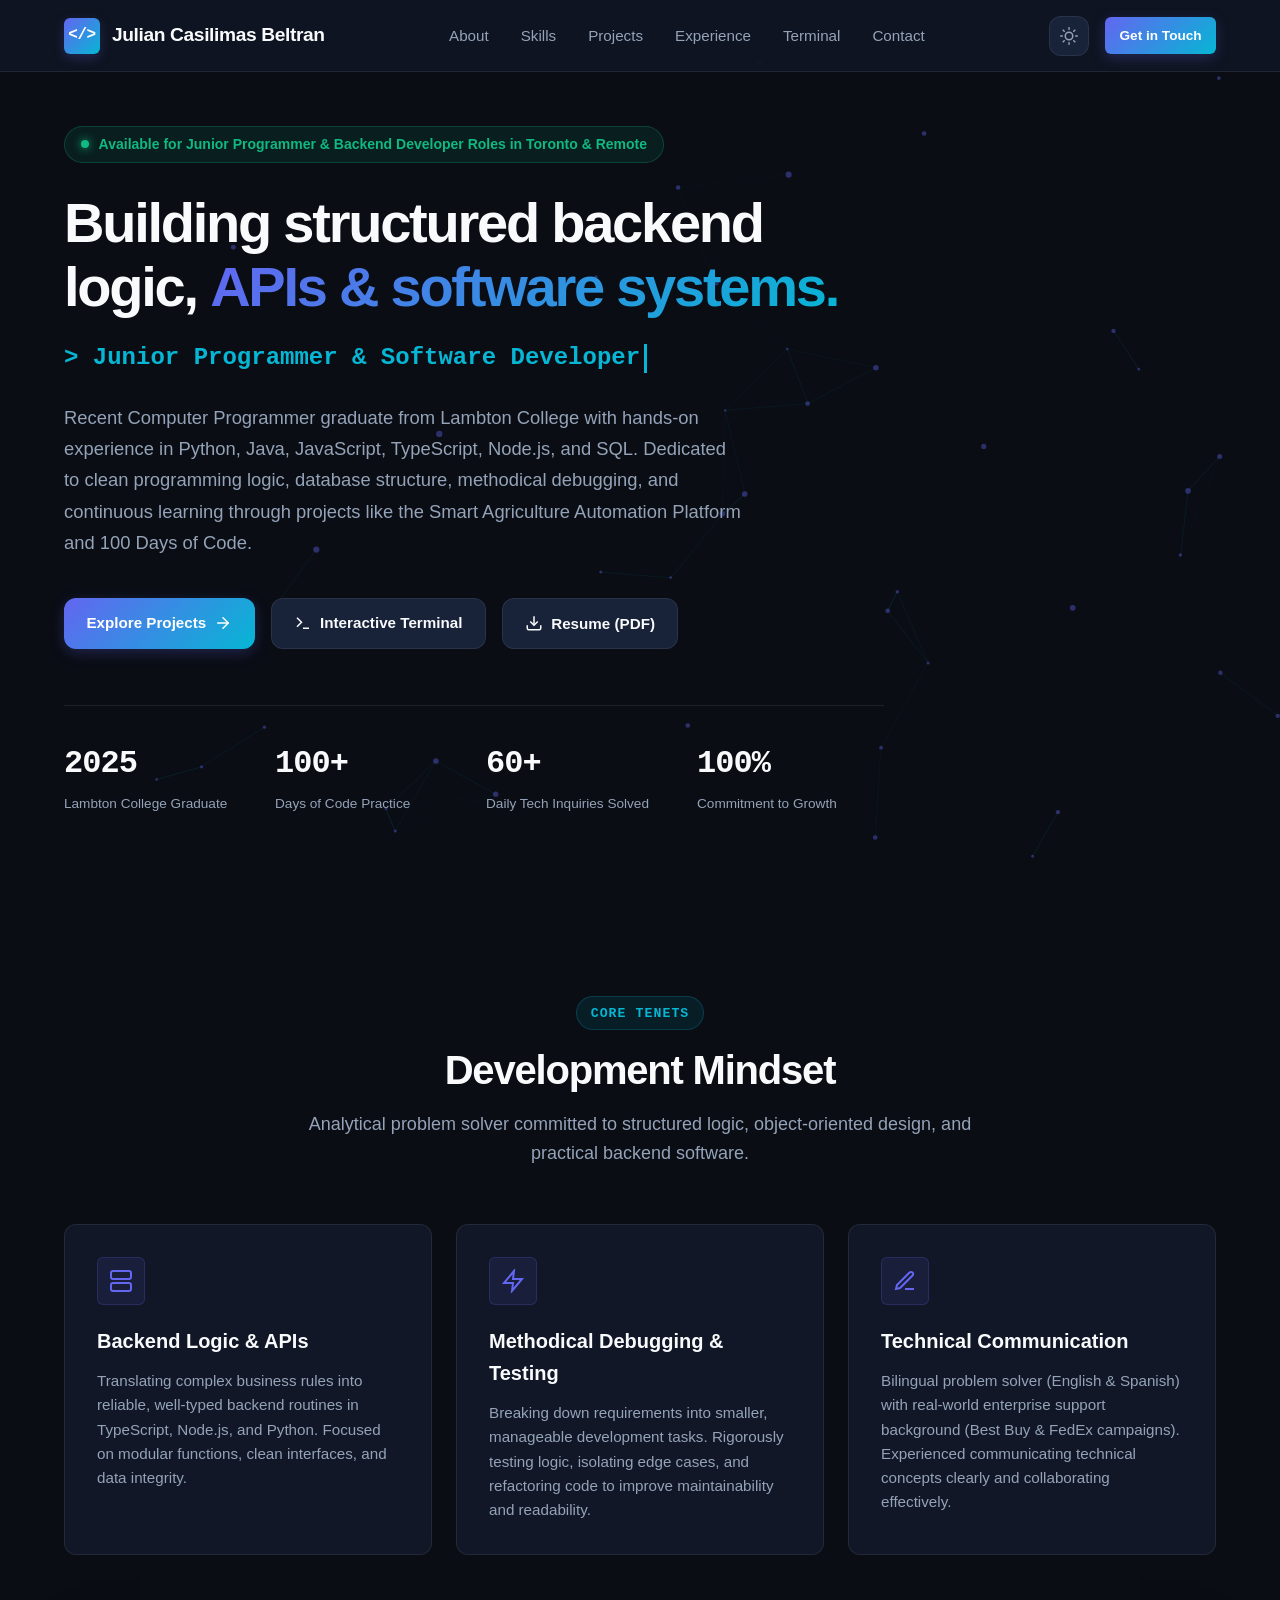
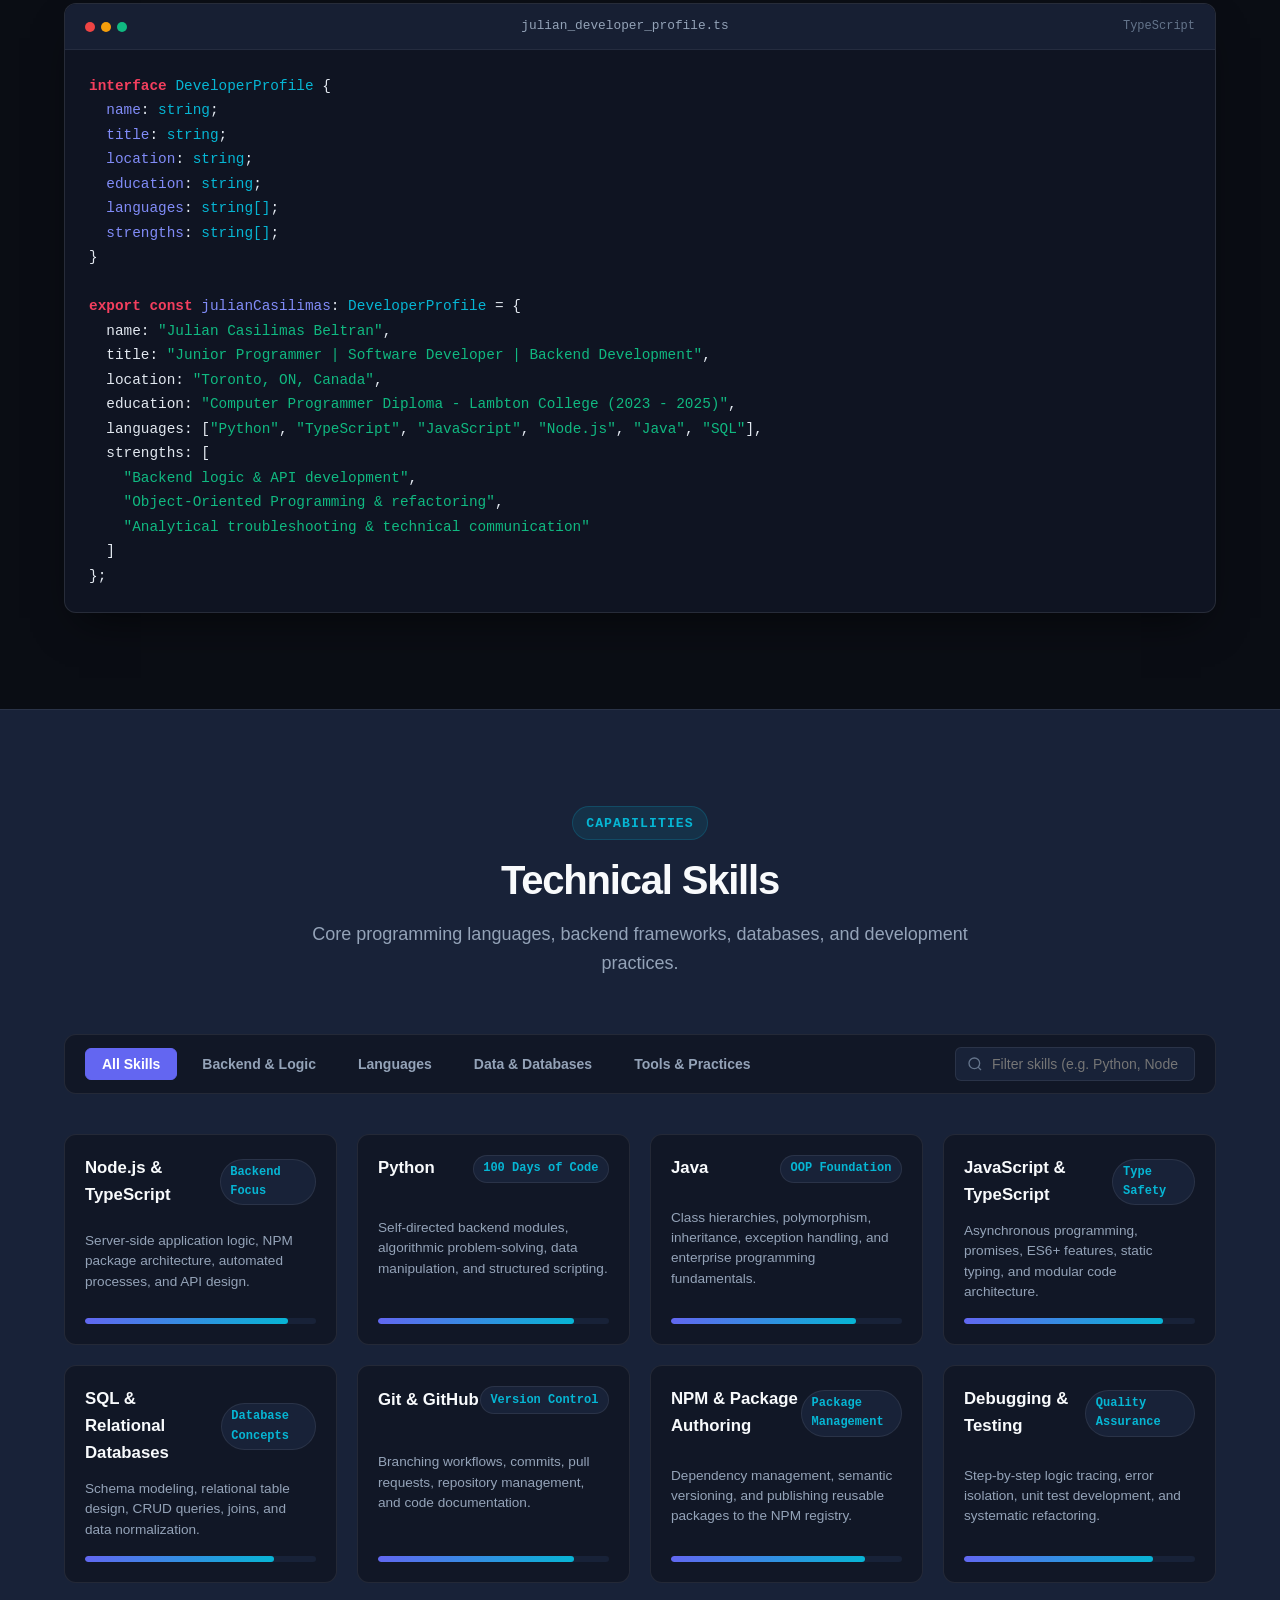
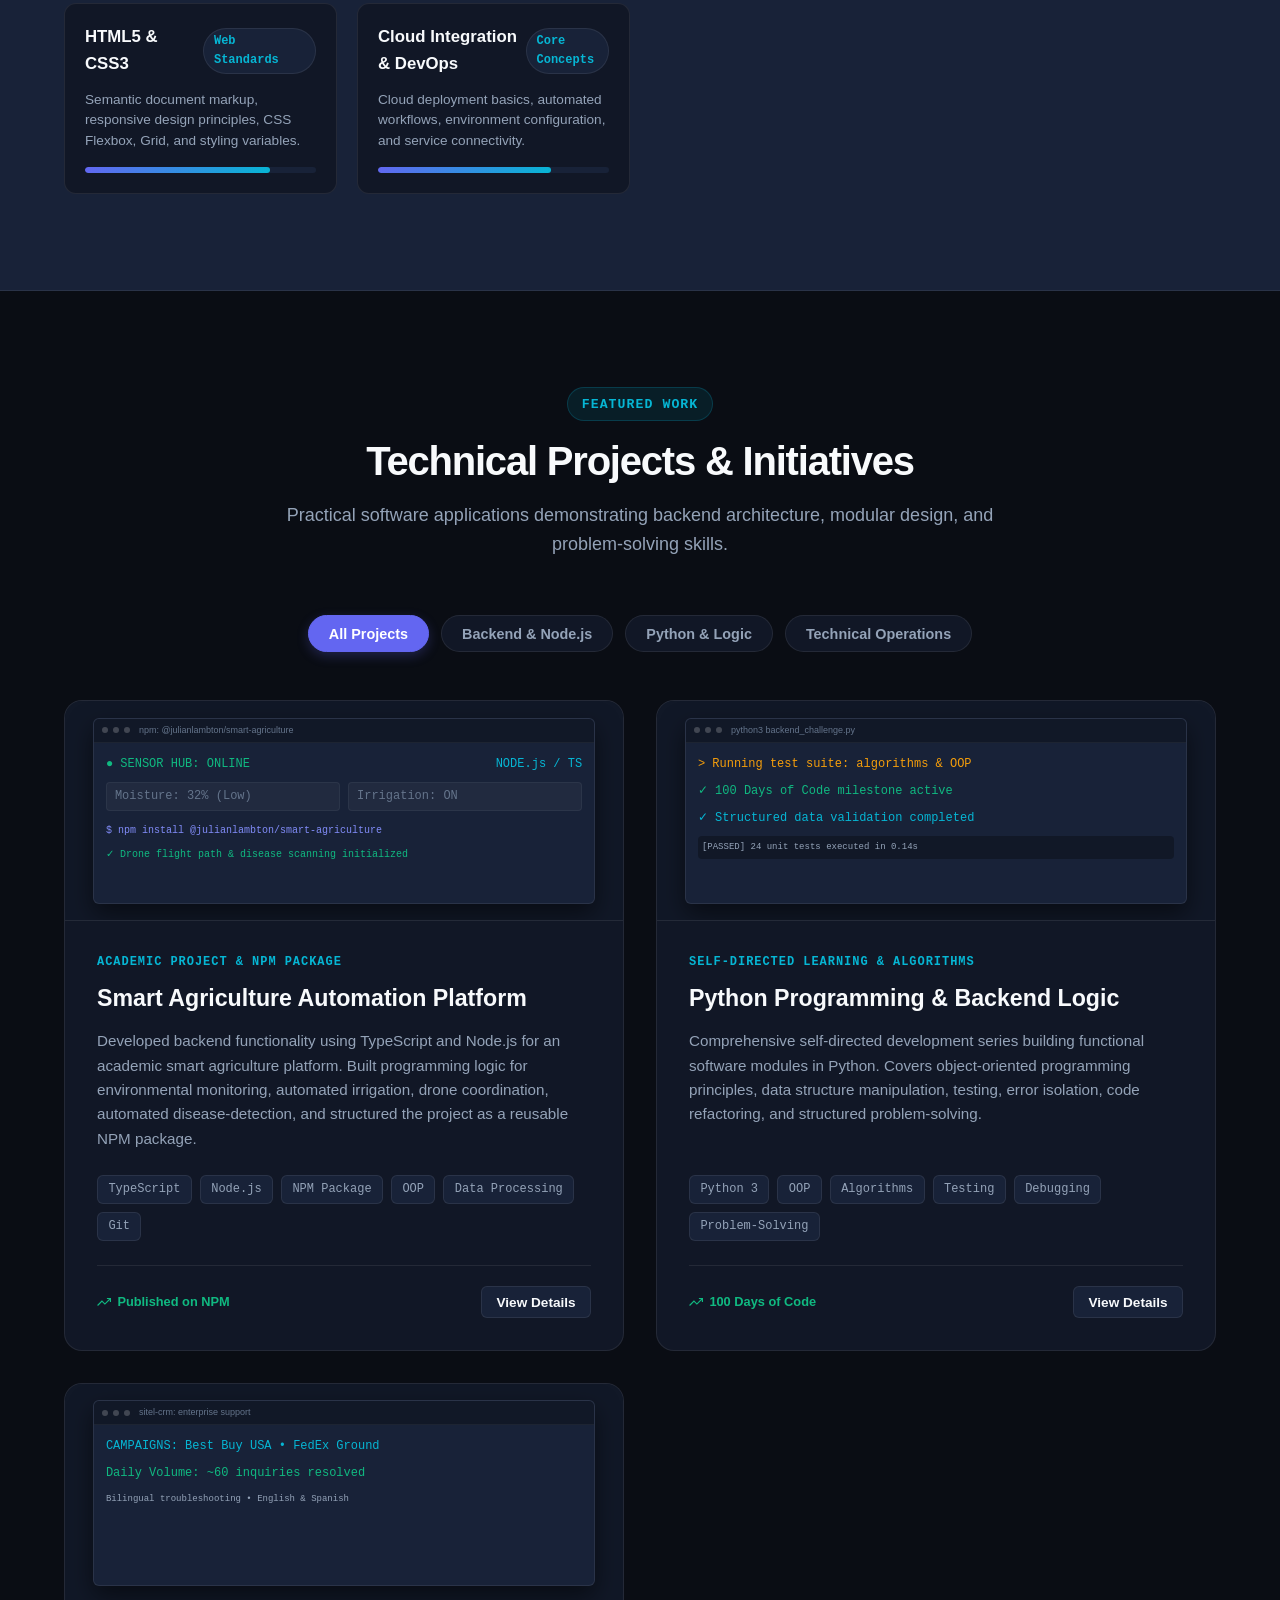
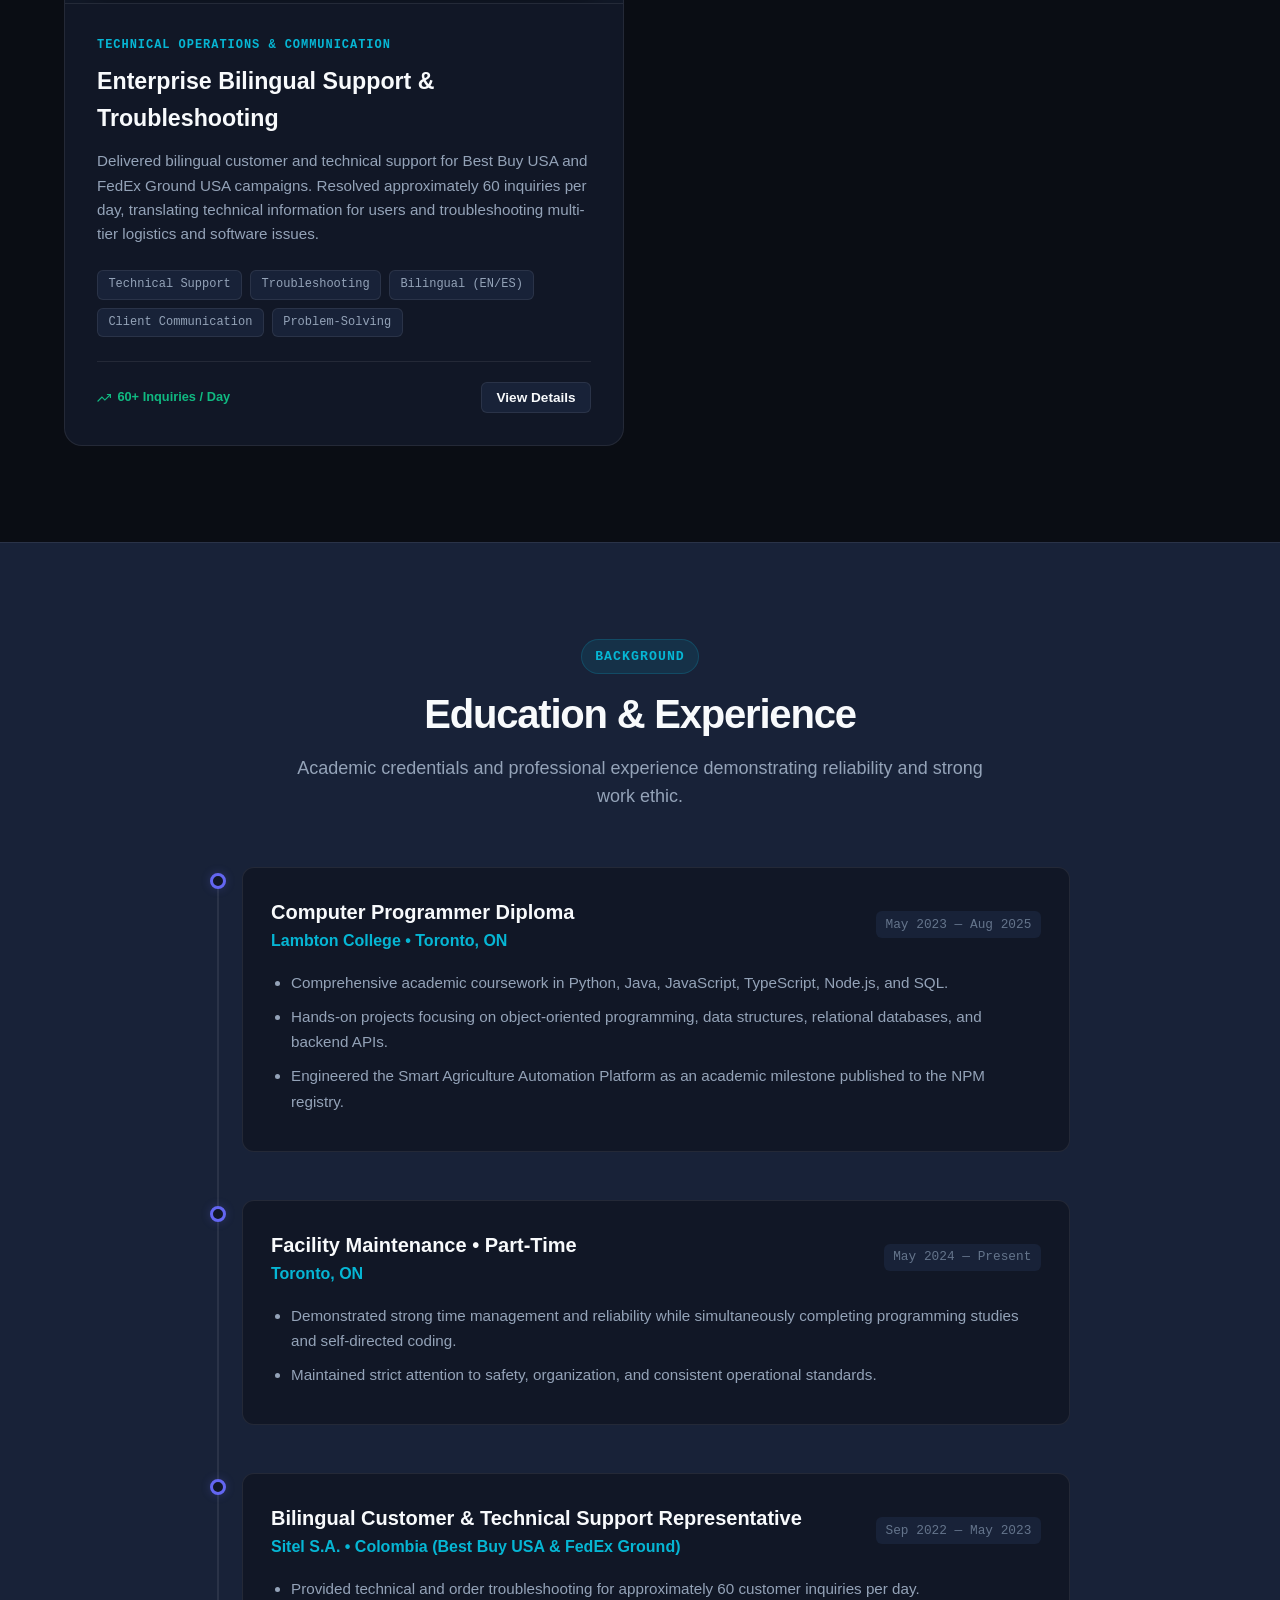
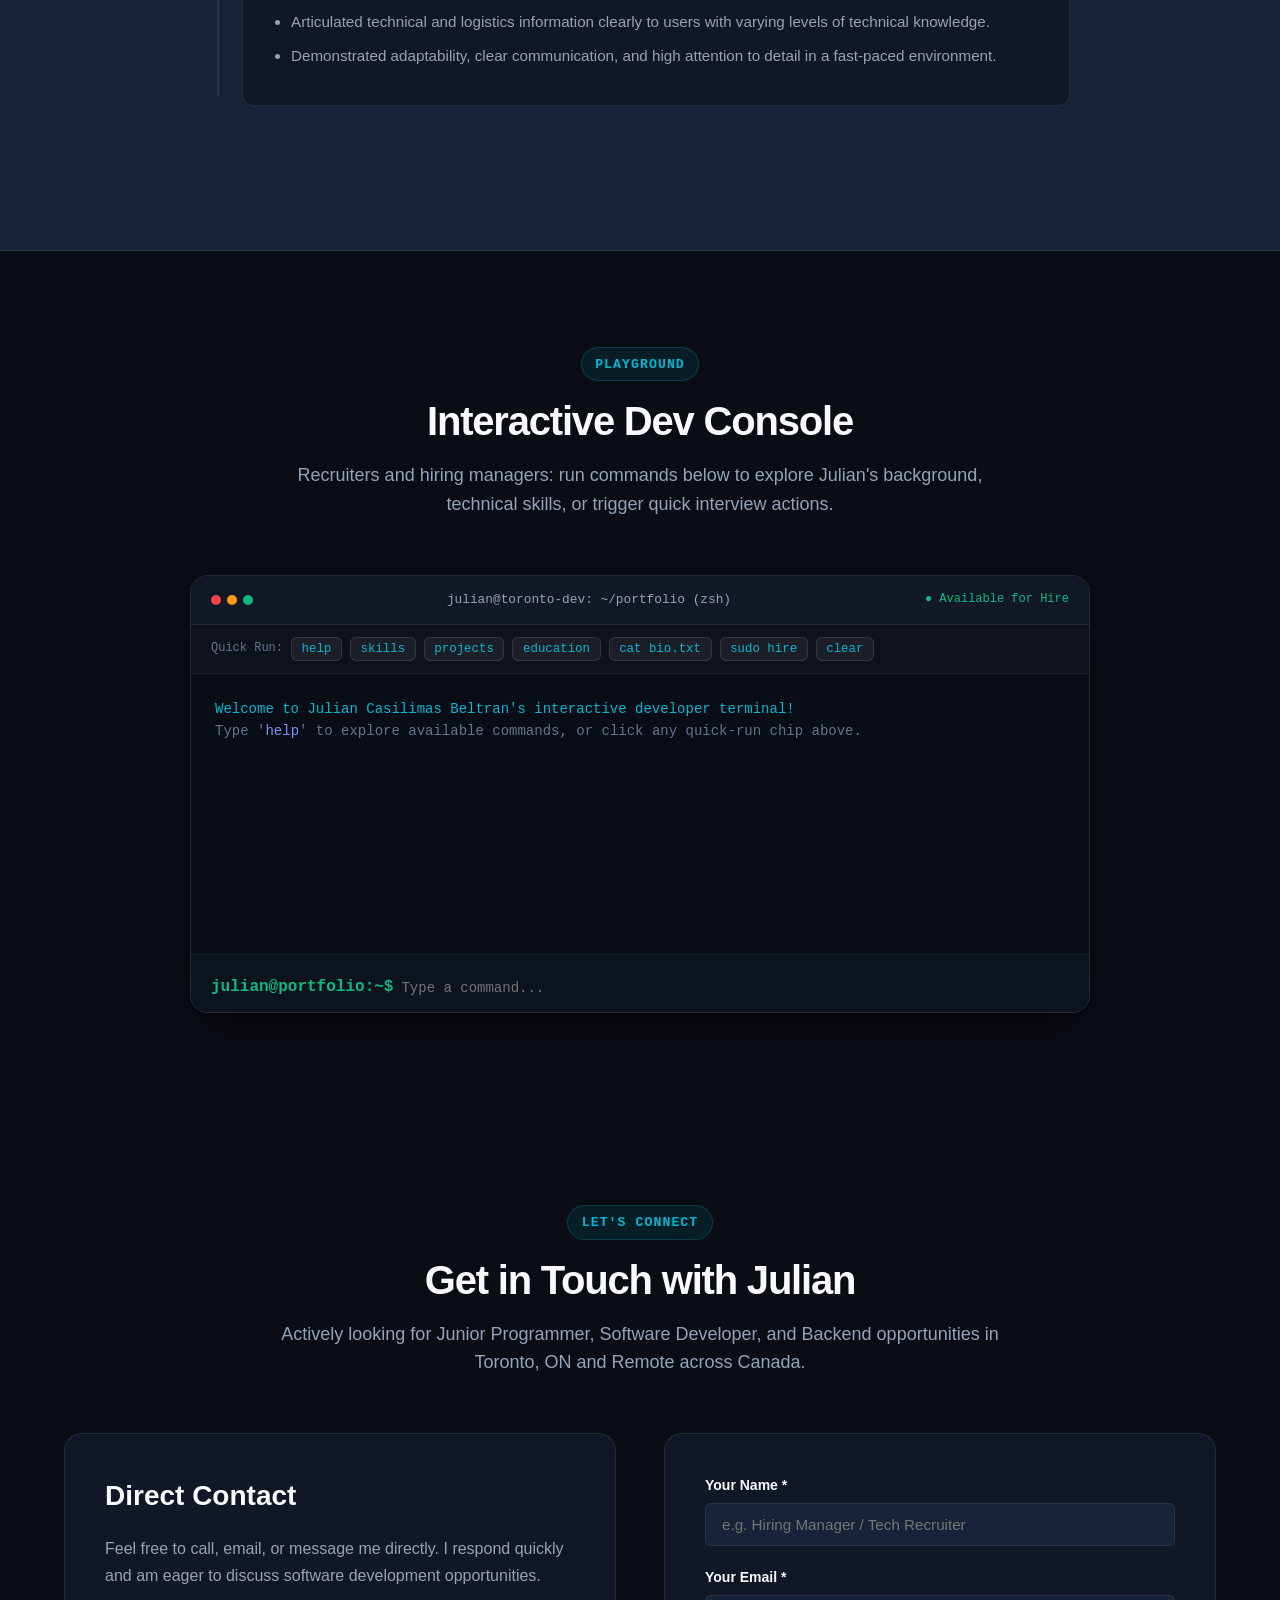
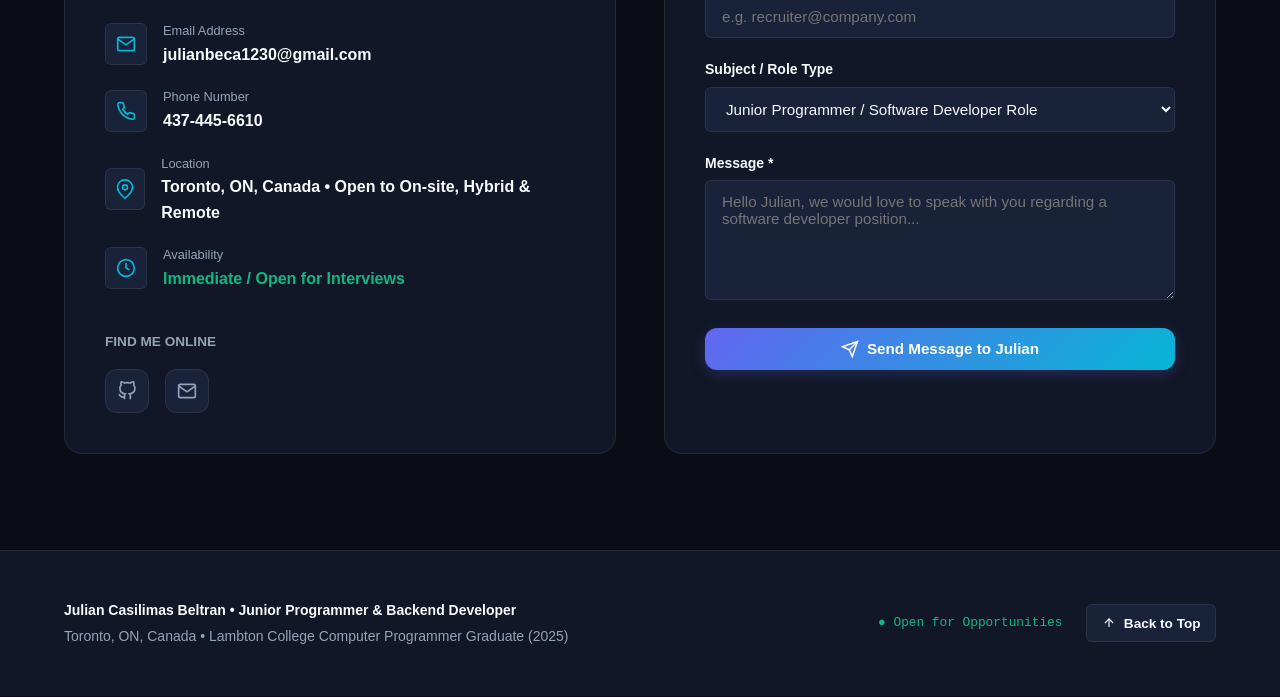
<file: index.html>
<!DOCTYPE html>
<html lang="en" data-theme="dark">
<head>
  <meta charset="UTF-8">
  <meta name="viewport" content="width=device-width, initial-scale=1.0">
  <title>Julian Casilimas Beltran | Junior Programmer &amp; Backend Developer</title>
  <meta name="description" content="Recent Computer Programmer graduate from Lambton College specializing in Python, TypeScript, Node.js, Java, and SQL backend development.">
  <link rel="stylesheet" href="style.css">
</head>
<body>

  <!-- ==========================================================================
       NAVIGATION BAR
       ========================================================================== -->
  <header class="navbar" id="navbar">
    <div class="container navbar-container">
      <a href="#hero" class="nav-brand" aria-label="Julian Casilimas Beltran Portfolio">
        <div class="brand-symbol">&lt;/&gt;</div>
        <span>Julian Casilimas Beltran</span>
      </a>

      <nav>
        <ul class="nav-links">
          <li><a href="#about" class="nav-link">About</a></li>
          <li><a href="#skills" class="nav-link">Skills</a></li>
          <li><a href="#projects" class="nav-link">Projects</a></li>
          <li><a href="#experience" class="nav-link">Experience</a></li>
          <li><a href="#terminal" class="nav-link">Terminal</a></li>
          <li><a href="#contact" class="nav-link">Contact</a></li>
        </ul>
      </nav>

      <div class="nav-actions">
        <button id="theme-toggle" class="theme-toggle-btn" aria-label="Toggle Theme" title="Toggle Dark/Light Mode">
          <svg id="theme-icon" width="18" height="18" viewBox="0 0 24 24" fill="none" stroke="currentColor" stroke-width="2" stroke-linecap="round" stroke-linejoin="round">
            <circle cx="12" cy="12" r="5"></circle>
            <line x1="12" y1="1" x2="12" y2="3"></line>
            <line x1="12" y1="21" x2="12" y2="23"></line>
            <line x1="4.22" y1="4.22" x2="5.64" y2="5.64"></line>
            <line x1="18.36" y1="18.36" x2="19.78" y2="19.78"></line>
            <line x1="1" y1="12" x2="3" y2="12"></line>
            <line x1="21" y1="12" x2="23" y2="12"></line>
            <line x1="4.22" y1="19.78" x2="5.64" y2="18.36"></line>
            <line x1="18.36" y1="5.64" x2="19.78" y2="4.22"></line>
          </svg>
        </button>

        <a href="#contact" class="btn btn-primary btn-sm">Get in Touch</a>

        <button class="mobile-menu-btn" id="mobile-menu-toggle" aria-label="Open Navigation Menu">
          <svg width="24" height="24" viewBox="0 0 24 24" fill="none" stroke="currentColor" stroke-width="2"><line x1="3" y1="12" x2="21" y2="12"></line><line x1="3" y1="6" x2="21" y2="6"></line><line x1="3" y1="18" x2="21" y2="18"></line></svg>
        </button>
      </div>
    </div>

    <!-- Mobile Drawer -->
    <div class="mobile-drawer" id="mobile-drawer">
      <a href="#about" class="nav-link mobile-link">About &amp; Summary</a>
      <a href="#skills" class="nav-link mobile-link">Technical Skills</a>
      <a href="#projects" class="nav-link mobile-link">Featured Projects</a>
      <a href="#experience" class="nav-link mobile-link">Experience &amp; Education</a>
      <a href="#terminal" class="nav-link mobile-link">Interactive Terminal</a>
      <a href="#contact" class="nav-link mobile-link">Contact</a>
    </div>
  </header>

  <!-- ==========================================================================
       HERO SECTION WITH CANVAS CONSTELLATION
       ========================================================================== -->
  <section class="hero-section" id="hero">
    <canvas id="hero-canvas"></canvas>

    <div class="container">
      <div class="hero-content">
        <div class="status-badge">
          <span class="status-dot"></span>
          <span>Available for Junior Programmer &amp; Backend Developer Roles in Toronto &amp; Remote</span>
        </div>

        <h1 class="hero-title">
          Building structured backend logic, <span class="gradient-text">APIs &amp; software systems.</span>
        </h1>

        <div class="hero-subtitle">
          <span>&gt;&nbsp;</span>
          <span id="typewriter-text"></span>
          <span class="typewriter-cursor"></span>
        </div>

        <p class="hero-bio">
          Recent Computer Programmer graduate from Lambton College with hands-on experience in Python, Java, JavaScript, TypeScript, Node.js, and SQL. Dedicated to clean programming logic, database structure, methodical debugging, and continuous learning through projects like the Smart Agriculture Automation Platform and 100 Days of Code.
        </p>

        <div class="hero-cta-group">
          <a href="#projects" class="btn btn-primary">
            Explore Projects
            <svg width="18" height="18" viewBox="0 0 24 24" fill="none" stroke="currentColor" stroke-width="2" stroke-linecap="round" stroke-linejoin="round"><line x1="5" y1="12" x2="19" y2="12"></line><polyline points="12 5 19 12 12 19"></polyline></svg>
          </a>
          <a href="#terminal" class="btn btn-secondary">
            <svg width="18" height="18" viewBox="0 0 24 24" fill="none" stroke="currentColor" stroke-width="2"><polyline points="4 17 10 11 4 5"></polyline><line x1="12" y1="19" x2="20" y2="19"></line></svg>
            Interactive Terminal
          </a>
          <button class="btn btn-secondary" onclick="triggerResumeDownload()">
            <svg width="18" height="18" viewBox="0 0 24 24" fill="none" stroke="currentColor" stroke-width="2"><path d="M21 15v4a2 2 0 0 1-2 2H5a2 2 0 0 1-2-2v-4"></path><polyline points="7 10 12 15 17 10"></polyline><line x1="12" y1="15" x2="12" y2="3"></line></svg>
            Resume (PDF)
          </button>
        </div>

        <div class="hero-stats">
          <div class="stat-item">
            <span class="stat-number">2025</span>
            <span class="stat-label">Lambton College Graduate</span>
          </div>
          <div class="stat-item">
            <span class="stat-number">100+</span>
            <span class="stat-label">Days of Code Practice</span>
          </div>
          <div class="stat-item">
            <span class="stat-number">60+</span>
            <span class="stat-label">Daily Tech Inquiries Solved</span>
          </div>
          <div class="stat-item">
            <span class="stat-number">100%</span>
            <span class="stat-label">Commitment to Growth</span>
          </div>
        </div>
      </div>
    </div>
  </section>

  <!-- ==========================================================================
       ABOUT & ENGINEERING PHILOSOPHY
       ========================================================================== -->
  <section id="about">
    <div class="container">
      <div class="section-header">
        <span class="section-tag">Core Tenets</span>
        <h2 class="section-title">Development Mindset</h2>
        <p class="section-subtitle">
          Analytical problem solver committed to structured logic, object-oriented design, and practical backend software.
        </p>
      </div>

      <div class="philosophy-grid">
        <div class="pillar-card">
          <div class="pillar-icon-box">
            <svg width="24" height="24" viewBox="0 0 24 24" fill="none" stroke="currentColor" stroke-width="2"><rect x="2" y="2" width="20" height="8" rx="2" ry="2"></rect><rect x="2" y="14" width="20" height="8" rx="2" ry="2"></rect><line x1="6" y1="6" x2="6.01" y2="6"></line><line x1="6" y1="18" x2="6.01" y2="18"></line></svg>
          </div>
          <h3 class="pillar-title">Backend Logic &amp; APIs</h3>
          <p class="pillar-desc">
            Translating complex business rules into reliable, well-typed backend routines in TypeScript, Node.js, and Python. Focused on modular functions, clean interfaces, and data integrity.
          </p>
        </div>

        <div class="pillar-card">
          <div class="pillar-icon-box">
            <svg width="24" height="24" viewBox="0 0 24 24" fill="none" stroke="currentColor" stroke-width="2"><polygon points="13 2 3 14 12 14 11 22 21 10 12 10 13 2"></polygon></svg>
          </div>
          <h3 class="pillar-title">Methodical Debugging &amp; Testing</h3>
          <p class="pillar-desc">
            Breaking down requirements into smaller, manageable development tasks. Rigorously testing logic, isolating edge cases, and refactoring code to improve maintainability and readability.
          </p>
        </div>

        <div class="pillar-card">
          <div class="pillar-icon-box">
            <svg width="24" height="24" viewBox="0 0 24 24" fill="none" stroke="currentColor" stroke-width="2"><path d="M12 20h9"></path><path d="M16.5 3.5a2.121 2.121 0 0 1 3 3L7 19l-4 1 1-4L16.5 3.5z"></path></svg>
          </div>
          <h3 class="pillar-title">Technical Communication</h3>
          <p class="pillar-desc">
            Bilingual problem solver (English &amp; Spanish) with real-world enterprise support background (Best Buy &amp; FedEx campaigns). Experienced communicating technical concepts clearly and collaborating effectively.
          </p>
        </div>
      </div>

      <!-- Code Window -->
      <div class="code-window">
        <div class="code-window-header">
          <div class="window-dots">
            <div class="window-dot dot-red"></div>
            <div class="window-dot dot-yellow"></div>
            <div class="window-dot dot-green"></div>
          </div>
          <span class="window-filename">julian_developer_profile.ts</span>
          <span style="font-size:0.75rem; color:#64748b;">TypeScript</span>
        </div>
        <div class="code-window-body">
<pre><code><span class="syn-keyword">interface</span> <span class="syn-type">DeveloperProfile</span> {
  <span class="syn-func">name</span>: <span class="syn-type">string</span>;
  <span class="syn-func">title</span>: <span class="syn-type">string</span>;
  <span class="syn-func">location</span>: <span class="syn-type">string</span>;
  <span class="syn-func">education</span>: <span class="syn-type">string</span>;
  <span class="syn-func">languages</span>: <span class="syn-type">string[]</span>;
  <span class="syn-func">strengths</span>: <span class="syn-type">string[]</span>;
}

<span class="syn-keyword">export const</span> <span class="syn-func">julianCasilimas</span>: <span class="syn-type">DeveloperProfile</span> = {
  name: <span class="syn-string">"Julian Casilimas Beltran"</span>,
  title: <span class="syn-string">"Junior Programmer | Software Developer | Backend Development"</span>,
  location: <span class="syn-string">"Toronto, ON, Canada"</span>,
  education: <span class="syn-string">"Computer Programmer Diploma - Lambton College (2023 - 2025)"</span>,
  languages: [<span class="syn-string">"Python"</span>, <span class="syn-string">"TypeScript"</span>, <span class="syn-string">"JavaScript"</span>, <span class="syn-string">"Node.js"</span>, <span class="syn-string">"Java"</span>, <span class="syn-string">"SQL"</span>],
  strengths: [
    <span class="syn-string">"Backend logic & API development"</span>,
    <span class="syn-string">"Object-Oriented Programming & refactoring"</span>,
    <span class="syn-string">"Analytical troubleshooting & technical communication"</span>
  ]
};</code></pre>
        </div>
      </div>
    </div>
  </section>

  <!-- ==========================================================================
       TECHNICAL SKILLS & MATRIX
       ========================================================================== -->
  <section id="skills" style="background: var(--bg-surface-elevated); border-top: 1px solid var(--border-subtle); border-bottom: 1px solid var(--border-subtle);">
    <div class="container">
      <div class="section-header">
        <span class="section-tag">Capabilities</span>
        <h2 class="section-title">Technical Skills</h2>
        <p class="section-subtitle">
          Core programming languages, backend frameworks, databases, and development practices.
        </p>
      </div>

      <div class="skills-control-bar">
        <div class="skill-tabs">
          <button class="skill-tab-btn active" data-category="all">All Skills</button>
          <button class="skill-tab-btn" data-category="backend">Backend &amp; Logic</button>
          <button class="skill-tab-btn" data-category="languages">Languages</button>
          <button class="skill-tab-btn" data-category="data">Data &amp; Databases</button>
          <button class="skill-tab-btn" data-category="tools">Tools &amp; Practices</button>
        </div>

        <div class="search-box">
          <svg class="search-icon" width="16" height="16" viewBox="0 0 24 24" fill="none" stroke="currentColor" stroke-width="2"><circle cx="11" cy="11" r="8"></circle><line x1="21" y1="21" x2="16.65" y2="16.65"></line></svg>
          <input type="text" id="skill-search" class="search-input" placeholder="Filter skills (e.g. Python, Node.js, SQL)...">
        </div>
      </div>

      <div class="skills-grid" id="skills-grid">
        <!-- Skill 1 -->
        <div class="skill-card" data-category="backend" data-name="node.js typescript backend apis">
          <div class="skill-card-top">
            <span class="skill-name">Node.js &amp; TypeScript</span>
            <span class="skill-level-tag">Backend Focus</span>
          </div>
          <p class="skill-desc">Server-side application logic, NPM package architecture, automated processes, and API design.</p>
          <div class="skill-meter"><div class="skill-meter-fill" style="width: 88%;"></div></div>
        </div>

        <!-- Skill 2 -->
        <div class="skill-card" data-category="languages" data-name="python programming logic algorithms">
          <div class="skill-card-top">
            <span class="skill-name">Python</span>
            <span class="skill-level-tag">100 Days of Code</span>
          </div>
          <p class="skill-desc">Self-directed backend modules, algorithmic problem-solving, data manipulation, and structured scripting.</p>
          <div class="skill-meter"><div class="skill-meter-fill" style="width: 85%;"></div></div>
        </div>

        <!-- Skill 3 -->
        <div class="skill-card" data-category="languages" data-name="java oop object oriented">
          <div class="skill-card-top">
            <span class="skill-name">Java</span>
            <span class="skill-level-tag">OOP Foundation</span>
          </div>
          <p class="skill-desc">Class hierarchies, polymorphism, inheritance, exception handling, and enterprise programming fundamentals.</p>
          <div class="skill-meter"><div class="skill-meter-fill" style="width: 80%;"></div></div>
        </div>

        <!-- Skill 4 -->
        <div class="skill-card" data-category="languages" data-name="javascript typescript modern">
          <div class="skill-card-top">
            <span class="skill-name">JavaScript &amp; TypeScript</span>
            <span class="skill-level-tag">Type Safety</span>
          </div>
          <p class="skill-desc">Asynchronous programming, promises, ES6+ features, static typing, and modular code architecture.</p>
          <div class="skill-meter"><div class="skill-meter-fill" style="width: 86%;"></div></div>
        </div>

        <!-- Skill 5 -->
        <div class="skill-card" data-category="data" data-name="sql relational database queries">
          <div class="skill-card-top">
            <span class="skill-name">SQL &amp; Relational Databases</span>
            <span class="skill-level-tag">Database Concepts</span>
          </div>
          <p class="skill-desc">Schema modeling, relational table design, CRUD queries, joins, and data normalization.</p>
          <div class="skill-meter"><div class="skill-meter-fill" style="width: 82%;"></div></div>
        </div>

        <!-- Skill 6 -->
        <div class="skill-card" data-category="tools" data-name="git github version control">
          <div class="skill-card-top">
            <span class="skill-name">Git &amp; GitHub</span>
            <span class="skill-level-tag">Version Control</span>
          </div>
          <p class="skill-desc">Branching workflows, commits, pull requests, repository management, and code documentation.</p>
          <div class="skill-meter"><div class="skill-meter-fill" style="width: 85%;"></div></div>
        </div>

        <!-- Skill 7 -->
        <div class="skill-card" data-category="tools" data-name="npm packages dependencies">
          <div class="skill-card-top">
            <span class="skill-name">NPM &amp; Package Authoring</span>
            <span class="skill-level-tag">Package Management</span>
          </div>
          <p class="skill-desc">Dependency management, semantic versioning, and publishing reusable packages to the NPM registry.</p>
          <div class="skill-meter"><div class="skill-meter-fill" style="width: 84%;"></div></div>
        </div>

        <!-- Skill 8 -->
        <div class="skill-card" data-category="tools" data-name="debugging testing unit tests">
          <div class="skill-card-top">
            <span class="skill-name">Debugging &amp; Testing</span>
            <span class="skill-level-tag">Quality Assurance</span>
          </div>
          <p class="skill-desc">Step-by-step logic tracing, error isolation, unit test development, and systematic refactoring.</p>
          <div class="skill-meter"><div class="skill-meter-fill" style="width: 82%;"></div></div>
        </div>

        <!-- Skill 9 -->
        <div class="skill-card" data-category="backend" data-name="html css web frontend">
          <div class="skill-card-top">
            <span class="skill-name">HTML5 &amp; CSS3</span>
            <span class="skill-level-tag">Web Standards</span>
          </div>
          <p class="skill-desc">Semantic document markup, responsive design principles, CSS Flexbox, Grid, and styling variables.</p>
          <div class="skill-meter"><div class="skill-meter-fill" style="width: 80%;"></div></div>
        </div>

        <!-- Skill 10 -->
        <div class="skill-card" data-category="tools" data-name="cloud devops integration">
          <div class="skill-card-top">
            <span class="skill-name">Cloud Integration &amp; DevOps</span>
            <span class="skill-level-tag">Core Concepts</span>
          </div>
          <p class="skill-desc">Cloud deployment basics, automated workflows, environment configuration, and service connectivity.</p>
          <div class="skill-meter"><div class="skill-meter-fill" style="width: 75%;"></div></div>
        </div>
      </div>
    </div>
  </section>

  <!-- ==========================================================================
       FEATURED PROJECTS & CASE STUDIES
       ========================================================================== -->
  <section id="projects">
    <div class="container">
      <div class="section-header">
        <span class="section-tag">Featured Work</span>
        <h2 class="section-title">Technical Projects &amp; Initiatives</h2>
        <p class="section-subtitle">
          Practical software applications demonstrating backend architecture, modular design, and problem-solving skills.
        </p>
      </div>

      <!-- Project Filters -->
      <div class="project-filter-bar">
        <button class="project-filter-btn active" data-filter="all">All Projects</button>
        <button class="project-filter-btn" data-filter="backend">Backend &amp; Node.js</button>
        <button class="project-filter-btn" data-filter="python">Python &amp; Logic</button>
        <button class="project-filter-btn" data-filter="support">Technical Operations</button>
      </div>

      <!-- Project Cards Grid -->
      <div class="projects-grid">

        <!-- Project 1: Smart Agriculture -->
        <div class="project-card" data-project-type="backend" data-project-id="smartagri">
          <div class="project-preview">
            <div class="project-preview-mockup">
              <div class="mockup-header">
                <div class="mockup-dot"></div><div class="mockup-dot"></div><div class="mockup-dot"></div>
                <span style="color:#64748b; font-size:9px; margin-left:4px;">npm: @julianlambton/smart-agriculture</span>
              </div>
              <div class="mockup-content">
                <div style="display:flex; justify-content:space-between; align-items:center;">
                  <span style="color:#10b981;">● SENSOR HUB: ONLINE</span>
                  <span style="color:#06b6d4;">NODE.js / TS</span>
                </div>
                <div class="mock-metric-row">
                  <div class="mock-metric-pill"><span>Moisture: 32% (Low)</span></div>
                  <div class="mock-metric-pill"><span>Irrigation: ON</span></div>
                </div>
                <div style="color:#818cf8; font-size:10px; margin-top:4px;">
                  $ npm install @julianlambton/smart-agriculture
                </div>
                <div style="color:#10b981; font-size:10px;">
                  ✓ Drone flight path &amp; disease scanning initialized
                </div>
              </div>
            </div>
          </div>
          <div class="project-body">
            <div class="project-header-top">
              <span class="project-category">Academic Project &amp; NPM Package</span>
            </div>
            <h3 class="project-title">Smart Agriculture Automation Platform</h3>
            <p class="project-desc">
              Developed backend functionality using TypeScript and Node.js for an academic smart agriculture platform. Built programming logic for environmental monitoring, automated irrigation, drone coordination, automated disease-detection, and structured the project as a reusable NPM package.
            </p>
            <div class="project-tags">
              <span class="tag-badge">TypeScript</span>
              <span class="tag-badge">Node.js</span>
              <span class="tag-badge">NPM Package</span>
              <span class="tag-badge">OOP</span>
              <span class="tag-badge">Data Processing</span>
              <span class="tag-badge">Git</span>
            </div>
            <div class="project-footer">
              <span class="project-metrics-chip">
                <svg width="14" height="14" viewBox="0 0 24 24" fill="none" stroke="currentColor" stroke-width="2"><polyline points="23 6 13.5 15.5 8.5 10.5 1 18"></polyline><polyline points="17 6 23 6 23 12"></polyline></svg>
                Published on NPM
              </span>
              <button class="btn btn-secondary btn-sm" onclick="openCaseStudy('smartagri')">View Details</button>
            </div>
          </div>
        </div>

        <!-- Project 2: 100 Days of Code -->
        <div class="project-card" data-project-type="python" data-project-id="py100days">
          <div class="project-preview">
            <div class="project-preview-mockup">
              <div class="mockup-header">
                <div class="mockup-dot"></div><div class="mockup-dot"></div><div class="mockup-dot"></div>
                <span style="color:#64748b; font-size:9px; margin-left:4px;">python3 backend_challenge.py</span>
              </div>
              <div class="mockup-content">
                <div style="color:#f59e0b;">&gt; Running test suite: algorithms &amp; OOP</div>
                <div style="color:#10b981;">✓ 100 Days of Code milestone active</div>
                <div style="color:#06b6d4;">✓ Structured data validation completed</div>
                <div style="background:rgba(0,0,0,0.3); padding:4px; border-radius:4px; font-size:9px; color:#94a3b8;">
                  [PASSED] 24 unit tests executed in 0.14s
                </div>
              </div>
            </div>
          </div>
          <div class="project-body">
            <div class="project-header-top">
              <span class="project-category">Self-Directed Learning &amp; Algorithms</span>
            </div>
            <h3 class="project-title">Python Programming &amp; Backend Logic</h3>
            <p class="project-desc">
              Comprehensive self-directed development series building functional software modules in Python. Covers object-oriented programming principles, data structure manipulation, testing, error isolation, code refactoring, and structured problem-solving.
            </p>
            <div class="project-tags">
              <span class="tag-badge">Python 3</span>
              <span class="tag-badge">OOP</span>
              <span class="tag-badge">Algorithms</span>
              <span class="tag-badge">Testing</span>
              <span class="tag-badge">Debugging</span>
              <span class="tag-badge">Problem-Solving</span>
            </div>
            <div class="project-footer">
              <span class="project-metrics-chip">
                <svg width="14" height="14" viewBox="0 0 24 24" fill="none" stroke="currentColor" stroke-width="2"><polyline points="23 6 13.5 15.5 8.5 10.5 1 18"></polyline><polyline points="17 6 23 6 23 12"></polyline></svg>
                100 Days of Code
              </span>
              <button class="btn btn-secondary btn-sm" onclick="openCaseStudy('py100days')">View Details</button>
            </div>
          </div>
        </div>

        <!-- Project 3: Technical Support -->
        <div class="project-card" data-project-type="support" data-project-id="techsupport">
          <div class="project-preview">
            <div class="project-preview-mockup">
              <div class="mockup-header">
                <div class="mockup-dot"></div><div class="mockup-dot"></div><div class="mockup-dot"></div>
                <span style="color:#64748b; font-size:9px; margin-left:4px;">sitel-crm: enterprise support</span>
              </div>
              <div class="mockup-content">
                <div style="color:#06b6d4;">CAMPAIGNS: Best Buy USA &bull; FedEx Ground</div>
                <div style="color:#10b981;">Daily Volume: ~60 inquiries resolved</div>
                <div style="color:#94a3b8; font-size:9px;">Bilingual troubleshooting &bull; English &amp; Spanish</div>
              </div>
            </div>
          </div>
          <div class="project-body">
            <div class="project-header-top">
              <span class="project-category">Technical Operations &amp; Communication</span>
            </div>
            <h3 class="project-title">Enterprise Bilingual Support &amp; Troubleshooting</h3>
            <p class="project-desc">
              Delivered bilingual customer and technical support for Best Buy USA and FedEx Ground USA campaigns. Resolved approximately 60 inquiries per day, translating technical information for users and troubleshooting multi-tier logistics and software issues.
            </p>
            <div class="project-tags">
              <span class="tag-badge">Technical Support</span>
              <span class="tag-badge">Troubleshooting</span>
              <span class="tag-badge">Bilingual (EN/ES)</span>
              <span class="tag-badge">Client Communication</span>
              <span class="tag-badge">Problem-Solving</span>
            </div>
            <div class="project-footer">
              <span class="project-metrics-chip">
                <svg width="14" height="14" viewBox="0 0 24 24" fill="none" stroke="currentColor" stroke-width="2"><polyline points="23 6 13.5 15.5 8.5 10.5 1 18"></polyline><polyline points="17 6 23 6 23 12"></polyline></svg>
                60+ Inquiries / Day
              </span>
              <button class="btn btn-secondary btn-sm" onclick="openCaseStudy('techsupport')">View Details</button>
            </div>
          </div>
        </div>

      </div>
    </div>
  </section>

  <!-- ==========================================================================
       CASE STUDY DETAIL MODAL DIALOG
       ========================================================================== -->
  <div class="modal-backdrop" id="case-study-modal" onclick="closeModalOnBackdrop(event)">
    <div class="modal-dialog" role="dialog" aria-modal="true">
      <div class="modal-header">
        <div>
          <span id="modal-category" class="project-category">Case Study</span>
          <h2 id="modal-title" class="section-title" style="font-size:1.75rem; margin-bottom:0;">Project Title</h2>
        </div>
        <button class="modal-close-btn" onclick="closeModal()" aria-label="Close Case Study">
          <svg width="18" height="18" viewBox="0 0 24 24" fill="none" stroke="currentColor" stroke-width="2"><line x1="18" y1="6" x2="6" y2="18"></line><line x1="6" y1="6" x2="18" y2="18"></line></svg>
        </button>
      </div>

      <div class="modal-body">
        <div class="modal-metric-grid" id="modal-metrics">
          <!-- Dynamically populated metrics -->
        </div>

        <div class="modal-tabs">
          <button class="modal-tab-btn active" onclick="switchModalTab('overview')">Overview</button>
          <button class="modal-tab-btn" onclick="switchModalTab('architecture')">Architecture &amp; Flow</button>
          <button class="modal-tab-btn" onclick="switchModalTab('code')">Code / Logic Sample</button>
        </div>

        <div id="tab-overview" class="modal-tab-content active">
          <p id="modal-overview-text" style="color:var(--text-muted); line-height:1.7; margin-bottom:1.5rem;"></p>
          <h4 style="margin-bottom:0.75rem; font-size:1.1rem;">Key Responsibilities &amp; Delivery</h4>
          <ul id="modal-highlights-list" style="padding-left:1.25rem; color:var(--text-muted); line-height:1.7;">
          </ul>
        </div>

        <div id="tab-architecture" class="modal-tab-content">
          <p id="modal-arch-text" style="color:var(--text-muted); line-height:1.7; margin-bottom:1.5rem;"></p>
          <div style="background:var(--bg-surface-elevated); border:1px solid var(--border-subtle); border-radius:var(--radius-md); padding:1.25rem; font-family:var(--font-mono); font-size:0.85rem;" id="modal-arch-diagram">
          </div>
        </div>

        <div id="tab-code" class="modal-tab-content">
          <div class="code-window">
            <div class="code-window-header">
              <span id="modal-code-filename" class="window-filename">snippet.ts</span>
            </div>
            <div class="code-window-body" id="modal-code-body">
            </div>
          </div>
        </div>
      </div>
    </div>
  </div>

  <!-- ==========================================================================
       EDUCATION & WORK EXPERIENCE
       ========================================================================== -->
  <section id="experience" style="background: var(--bg-surface-elevated); border-top:1px solid var(--border-subtle); border-bottom:1px solid var(--border-subtle);">
    <div class="container">
      <div class="section-header">
        <span class="section-tag">Background</span>
        <h2 class="section-title">Education &amp; Experience</h2>
        <p class="section-subtitle">
          Academic credentials and professional experience demonstrating reliability and strong work ethic.
        </p>
      </div>

      <div class="timeline">
        <!-- Education -->
        <div class="timeline-item">
          <div class="timeline-dot"></div>
          <div class="timeline-card">
            <div class="timeline-header">
              <div>
                <h3 class="timeline-role">Computer Programmer Diploma</h3>
                <span class="timeline-company">Lambton College &bull; Toronto, ON</span>
              </div>
              <span class="timeline-period">May 2023 &mdash; Aug 2025</span>
            </div>
            <ul class="timeline-bullets">
              <li>Comprehensive academic coursework in Python, Java, JavaScript, TypeScript, Node.js, and SQL.</li>
              <li>Hands-on projects focusing on object-oriented programming, data structures, relational databases, and backend APIs.</li>
              <li>Engineered the Smart Agriculture Automation Platform as an academic milestone published to the NPM registry.</li>
            </ul>
          </div>
        </div>

        <!-- Part-time Work -->
        <div class="timeline-item">
          <div class="timeline-dot"></div>
          <div class="timeline-card">
            <div class="timeline-header">
              <div>
                <h3 class="timeline-role">Facility Maintenance &bull; Part-Time</h3>
                <span class="timeline-company">Toronto, ON</span>
              </div>
              <span class="timeline-period">May 2024 &mdash; Present</span>
            </div>
            <ul class="timeline-bullets">
              <li>Demonstrated strong time management and reliability while simultaneously completing programming studies and self-directed coding.</li>
              <li>Maintained strict attention to safety, organization, and consistent operational standards.</li>
            </ul>
          </div>
        </div>

        <!-- Sitel Support -->
        <div class="timeline-item">
          <div class="timeline-dot"></div>
          <div class="timeline-card">
            <div class="timeline-header">
              <div>
                <h3 class="timeline-role">Bilingual Customer &amp; Technical Support Representative</h3>
                <span class="timeline-company">Sitel S.A. &bull; Colombia (Best Buy USA &amp; FedEx Ground)</span>
              </div>
              <span class="timeline-period">Sep 2022 &mdash; May 2023</span>
            </div>
            <ul class="timeline-bullets">
              <li>Provided technical and order troubleshooting for approximately 60 customer inquiries per day.</li>
              <li>Articulated technical and logistics information clearly to users with varying levels of technical knowledge.</li>
              <li>Demonstrated adaptability, clear communication, and high attention to detail in a fast-paced environment.</li>
            </ul>
          </div>
        </div>
      </div>
    </div>
  </section>

  <!-- ==========================================================================
       INTERACTIVE "DEV MODE" TERMINAL
       ========================================================================== -->
  <section id="terminal">
    <div class="container">
      <div class="section-header">
        <span class="section-tag">Playground</span>
        <h2 class="section-title">Interactive Dev Console</h2>
        <p class="section-subtitle">
          Recruiters and hiring managers: run commands below to explore Julian's background, technical skills, or trigger quick interview actions.
        </p>
      </div>

      <div class="terminal-container">
        <div class="terminal-header">
          <div class="window-dots">
            <div class="window-dot dot-red"></div>
            <div class="window-dot dot-yellow"></div>
            <div class="window-dot dot-green"></div>
          </div>
          <span style="color:#94a3b8; font-size:0.8rem; font-family:var(--font-mono);">julian@toronto-dev: ~/portfolio (zsh)</span>
          <span style="font-size:0.75rem; color:#10b981;">● Available for Hire</span>
        </div>

        <div class="terminal-actions-quick">
          <span style="color:#64748b; font-size:0.75rem; align-self:center;">Quick Run:</span>
          <button class="term-chip" onclick="executeQuickCmd('help')">help</button>
          <button class="term-chip" onclick="executeQuickCmd('skills')">skills</button>
          <button class="term-chip" onclick="executeQuickCmd('projects')">projects</button>
          <button class="term-chip" onclick="executeQuickCmd('education')">education</button>
          <button class="term-chip" onclick="executeQuickCmd('cat bio.txt')">cat bio.txt</button>
          <button class="term-chip" onclick="executeQuickCmd('sudo hire')">sudo hire</button>
          <button class="term-chip" onclick="executeQuickCmd('clear')">clear</button>
        </div>

        <div class="terminal-screen" id="terminal-screen">
          <div class="term-line">
            <span style="color:#06b6d4;">Welcome to Julian Casilimas Beltran's interactive developer terminal!</span><br>
            <span style="color:#64748b;">Type '<span style="color:#818cf8;">help</span>' to explore available commands, or click any quick-run chip above.</span>
          </div>
        </div>

        <div style="padding:0.75rem 1.25rem; background:#0e1320; border-top:1px solid rgba(255,255,255,0.06);">
          <form id="term-form" onsubmit="handleTerminalSubmit(event)">
            <div class="term-input-row">
              <span class="term-prompt">julian@portfolio:~$</span>
              <input type="text" id="term-input" class="term-input" autocomplete="off" spellcheck="false" placeholder="Type a command...">
            </div>
          </form>
        </div>
      </div>
    </div>
  </section>

  <!-- ==========================================================================
       CONTACT SECTION
       ========================================================================== -->
  <section id="contact">
    <div class="container">
      <div class="section-header">
        <span class="section-tag">Let's Connect</span>
        <h2 class="section-title">Get in Touch with Julian</h2>
        <p class="section-subtitle">
          Actively looking for Junior Programmer, Software Developer, and Backend opportunities in Toronto, ON and Remote across Canada.
        </p>
      </div>

      <div class="contact-layout">
        <!-- Contact Information -->
        <div class="contact-info-card">
          <h3 class="contact-card-title">Direct Contact</h3>
          <p class="contact-card-desc">
            Feel free to call, email, or message me directly. I respond quickly and am eager to discuss software development opportunities.
          </p>

          <div class="contact-methods">
            <div class="contact-method-item">
              <div class="contact-icon-box">
                <svg width="20" height="20" viewBox="0 0 24 24" fill="none" stroke="currentColor" stroke-width="2"><path d="M4 4h16c1.1 0 2 .9 2 2v12c0 1.1-.9 2-2 2H4c-1.1 0-2-.9-2-2V6c0-1.1.9-2 2-2z"></path><polyline points="22,6 12,13 2,6"></polyline></svg>
              </div>
              <div>
                <div style="font-size:0.8rem; color:var(--text-muted);">Email Address</div>
                <a href="mailto:julianbeca1230@gmail.com" style="font-weight:600; color:var(--text-main);">julianbeca1230@gmail.com</a>
              </div>
            </div>

            <div class="contact-method-item">
              <div class="contact-icon-box">
                <svg width="20" height="20" viewBox="0 0 24 24" fill="none" stroke="currentColor" stroke-width="2"><path d="M22 16.92v3a2 2 0 0 1-2.18 2 19.79 19.79 0 0 1-8.63-3.07 19.5 19.5 0 0 1-6-6 19.79 19.79 0 0 1-3.07-8.67A2 2 0 0 1 4.11 2h3a2 2 0 0 1 2 1.72 12.84 12.84 0 0 0 .7 2.81 2 2 0 0 1-.45 2.11L8.09 9.91a16 16 0 0 0 6 6l1.27-1.27a2 2 0 0 1 2.11-.45 12.84 12.84 0 0 0 2.81.7A2 2 0 0 1 22 16.92z"></path></svg>
              </div>
              <div>
                <div style="font-size:0.8rem; color:var(--text-muted);">Phone Number</div>
                <a href="tel:4374456610" style="font-weight:600; color:var(--text-main);">437-445-6610</a>
              </div>
            </div>

            <div class="contact-method-item">
              <div class="contact-icon-box">
                <svg width="20" height="20" viewBox="0 0 24 24" fill="none" stroke="currentColor" stroke-width="2"><path d="M21 10c0 7-9 13-9 13s-9-6-9-13a9 9 0 0 1 18 0z"></path><circle cx="12" cy="10" r="3"></circle></svg>
              </div>
              <div>
                <div style="font-size:0.8rem; color:var(--text-muted);">Location</div>
                <span style="font-weight:600;">Toronto, ON, Canada &bull; Open to On-site, Hybrid &amp; Remote</span>
              </div>
            </div>

            <div class="contact-method-item">
              <div class="contact-icon-box">
                <svg width="20" height="20" viewBox="0 0 24 24" fill="none" stroke="currentColor" stroke-width="2"><circle cx="12" cy="12" r="10"></circle><polyline points="12 6 12 12 16 14"></polyline></svg>
              </div>
              <div>
                <div style="font-size:0.8rem; color:var(--text-muted);">Availability</div>
                <span style="font-weight:600; color:var(--accent-emerald);">Immediate / Open for Interviews</span>
              </div>
            </div>
          </div>

          <div>
            <div style="font-size:0.85rem; font-weight:600; color:var(--text-muted); margin-bottom:1rem;">FIND ME ONLINE</div>
            <div class="social-links">
              <a href="https://github.com" target="_blank" rel="noopener" class="social-btn" title="GitHub">
                <svg width="20" height="20" viewBox="0 0 24 24" fill="none" stroke="currentColor" stroke-width="2"><path d="M9 19c-5 1.5-5-2.5-7-3m14 6v-3.87a3.37 3.37 0 0 0-.94-2.61c3.14-.35 6.44-1.54 6.44-7A5.44 5.44 0 0 0 20 4.77 5.07 5.07 0 0 0 19.91 1S18.73.65 16 2.48a13.38 13.38 0 0 0-7 0C6.27.65 5.09 1 5.09 1A5.07 5.07 0 0 0 5 4.77a5.44 5.44 0 0 0-1.5 3.78c0 5.42 3.3 6.61 6.44 7A3.37 3.37 0 0 0 9 18.13V22"></path></svg>
              </a>
              <a href="mailto:julianbeca1230@gmail.com" class="social-btn" title="Direct Email">
                <svg width="20" height="20" viewBox="0 0 24 24" fill="none" stroke="currentColor" stroke-width="2"><path d="M4 4h16c1.1 0 2 .9 2 2v12c0 1.1-.9 2-2 2H4c-1.1 0-2-.9-2-2V6c0-1.1.9-2 2-2z"></path><polyline points="22,6 12,13 2,6"></polyline></svg>
              </a>
            </div>
          </div>
        </div>

        <!-- Validated Contact Form -->
        <div class="contact-form-card">
          <form id="contact-form" onsubmit="handleContactSubmit(event)">
            <div class="form-group">
              <label for="form-name" class="form-label">Your Name *</label>
              <input type="text" id="form-name" class="form-input" placeholder="e.g. Hiring Manager / Tech Recruiter" required>
            </div>

            <div class="form-group">
              <label for="form-email" class="form-label">Your Email *</label>
              <input type="email" id="form-email" class="form-input" placeholder="e.g. recruiter@company.com" required>
            </div>

            <div class="form-group">
              <label for="form-subject" class="form-label">Subject / Role Type</label>
              <select id="form-subject" class="form-select">
                <option value="Junior Programmer / Software Developer Role">Junior Programmer / Software Developer Role</option>
                <option value="Backend Developer Opportunity">Backend Developer Opportunity</option>
                <option value="Technical Interview Request">Technical Interview Request</option>
                <option value="General Engineering Inquiry">General Engineering Inquiry</option>
              </select>
            </div>

            <div class="form-group">
              <label for="form-message" class="form-label">Message *</label>
              <textarea id="form-message" class="form-textarea" placeholder="Hello Julian, we would love to speak with you regarding a software developer position..." required></textarea>
            </div>

            <button type="submit" class="btn btn-primary" style="width:100%;">
              <svg width="18" height="18" viewBox="0 0 24 24" fill="none" stroke="currentColor" stroke-width="2"><line x1="22" y1="2" x2="11" y2="13"></line><polygon points="22 2 15 22 11 13 2 9 22 2"></polygon></svg>
              Send Message to Julian
            </button>
          </form>
        </div>
      </div>
    </div>
  </section>

  <!-- ==========================================================================
       FOOTER
       ========================================================================== -->
  <footer>
    <div class="container footer-content">
      <div>
        <div style="font-weight:700; color:var(--text-main); margin-bottom:0.25rem;">Julian Casilimas Beltran &bull; Junior Programmer &amp; Backend Developer</div>
        <p>Toronto, ON, Canada &bull; Lambton College Computer Programmer Graduate (2025)</p>
      </div>

      <div style="display:flex; align-items:center; gap:1.5rem;">
        <span style="font-size:0.8rem; font-family:var(--font-mono); color:var(--accent-emerald);">● Open for Opportunities</span>
        <a href="#hero" class="btn btn-secondary btn-sm">
          <svg width="14" height="14" viewBox="0 0 24 24" fill="none" stroke="currentColor" stroke-width="2"><line x1="12" y1="19" x2="12" y2="5"></line><polyline points="5 12 12 5 19 12"></polyline></svg>
          Back to Top
        </a>
      </div>
    </div>
  </footer>

  <!-- Toast Element -->
  <div id="toast" class="toast" role="status">
    <svg width="20" height="20" viewBox="0 0 24 24" fill="none" stroke="#10b981" stroke-width="2"><path d="M22 11.08V12a10 10 0 1 1-5.93-9.14"></path><polyline points="22 4 12 14.01 9 11.01"></polyline></svg>
    <span id="toast-message">Message sent successfully!</span>
  </div>

  <script src="script.js"></script>
</body>
</html>
</file>
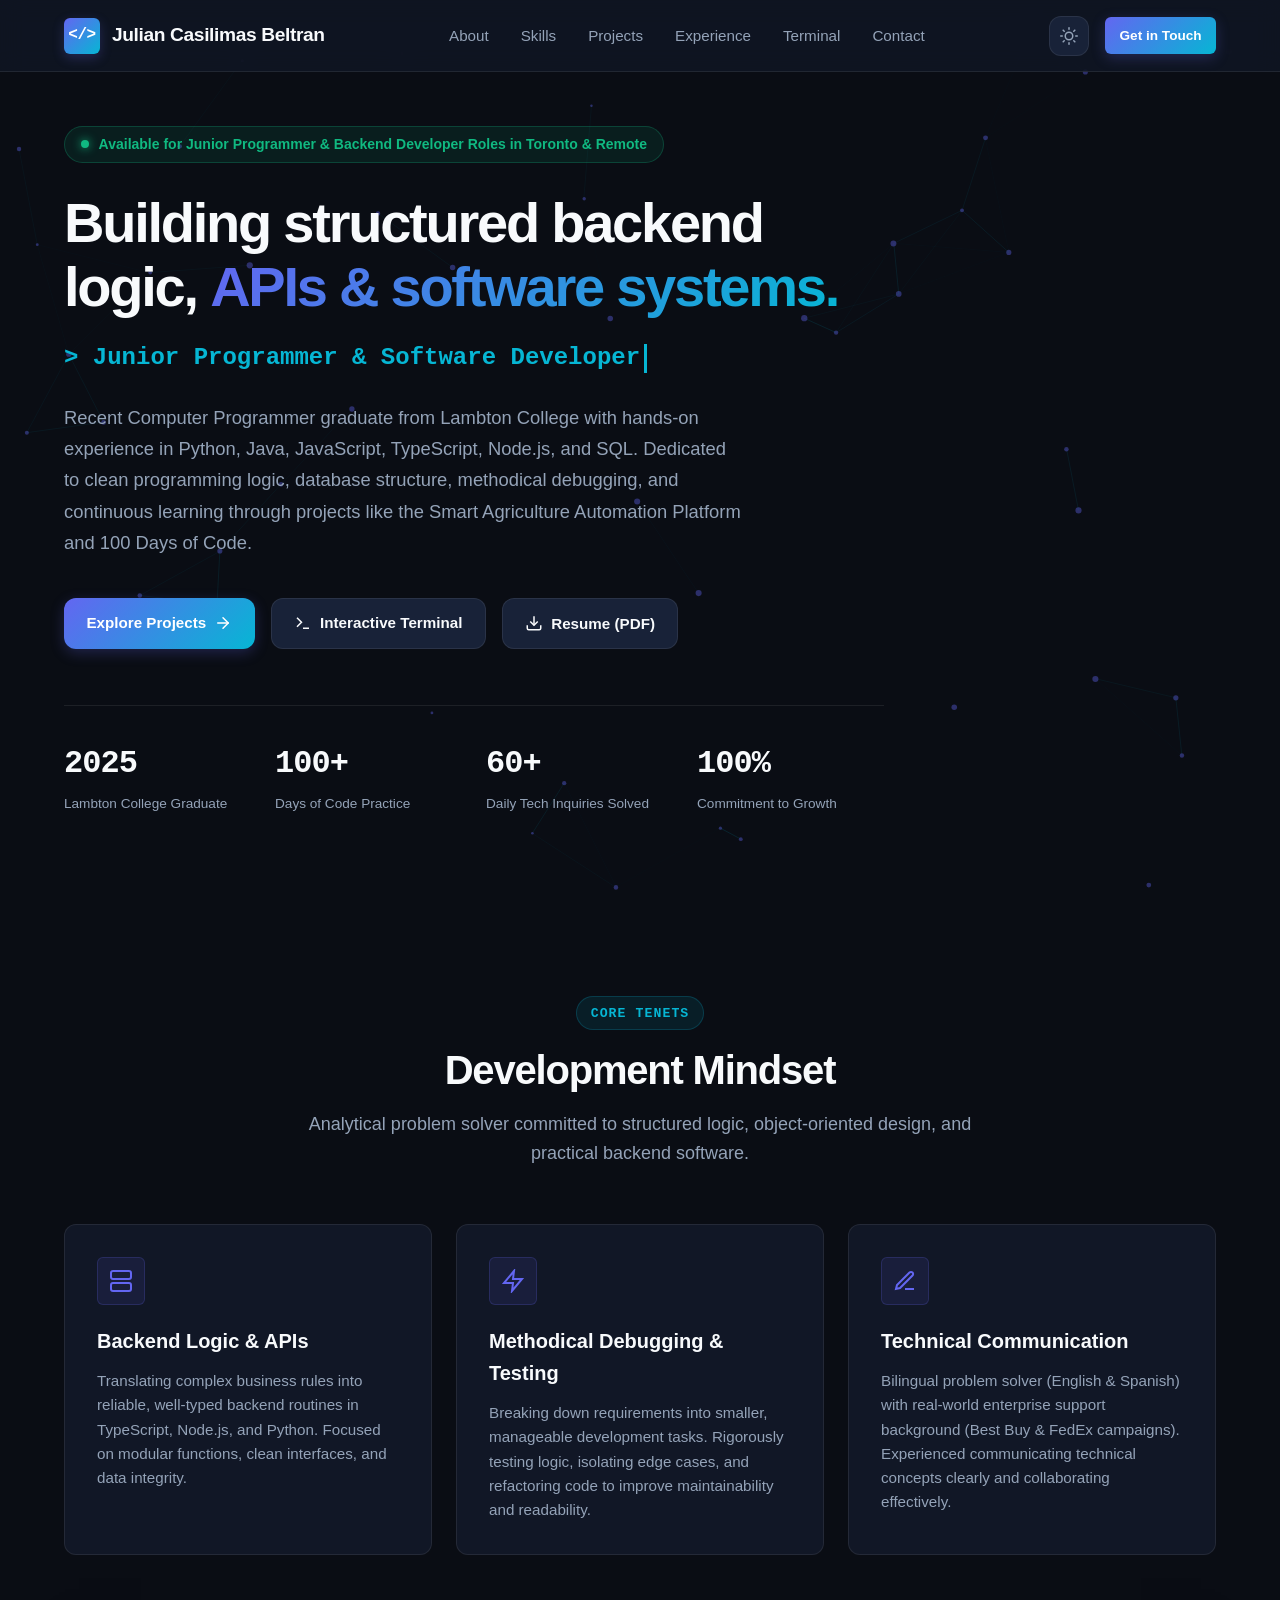
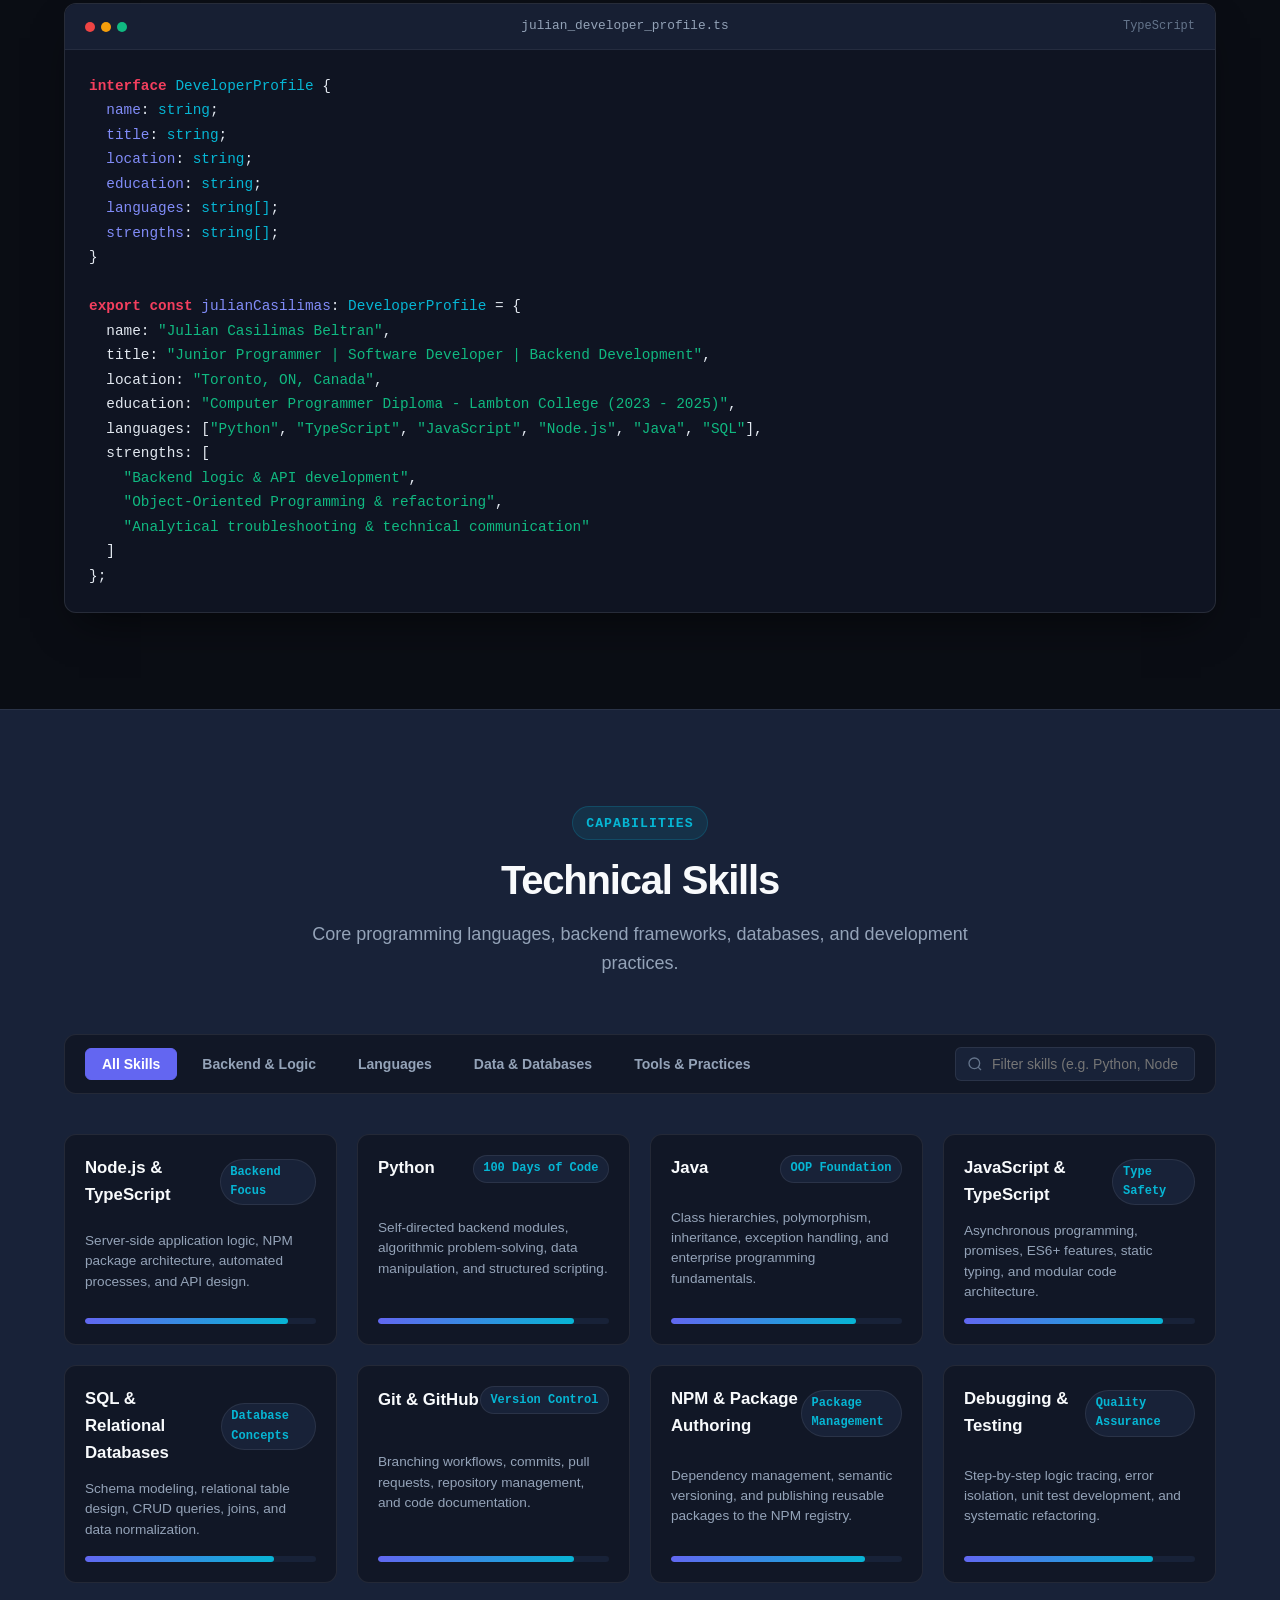
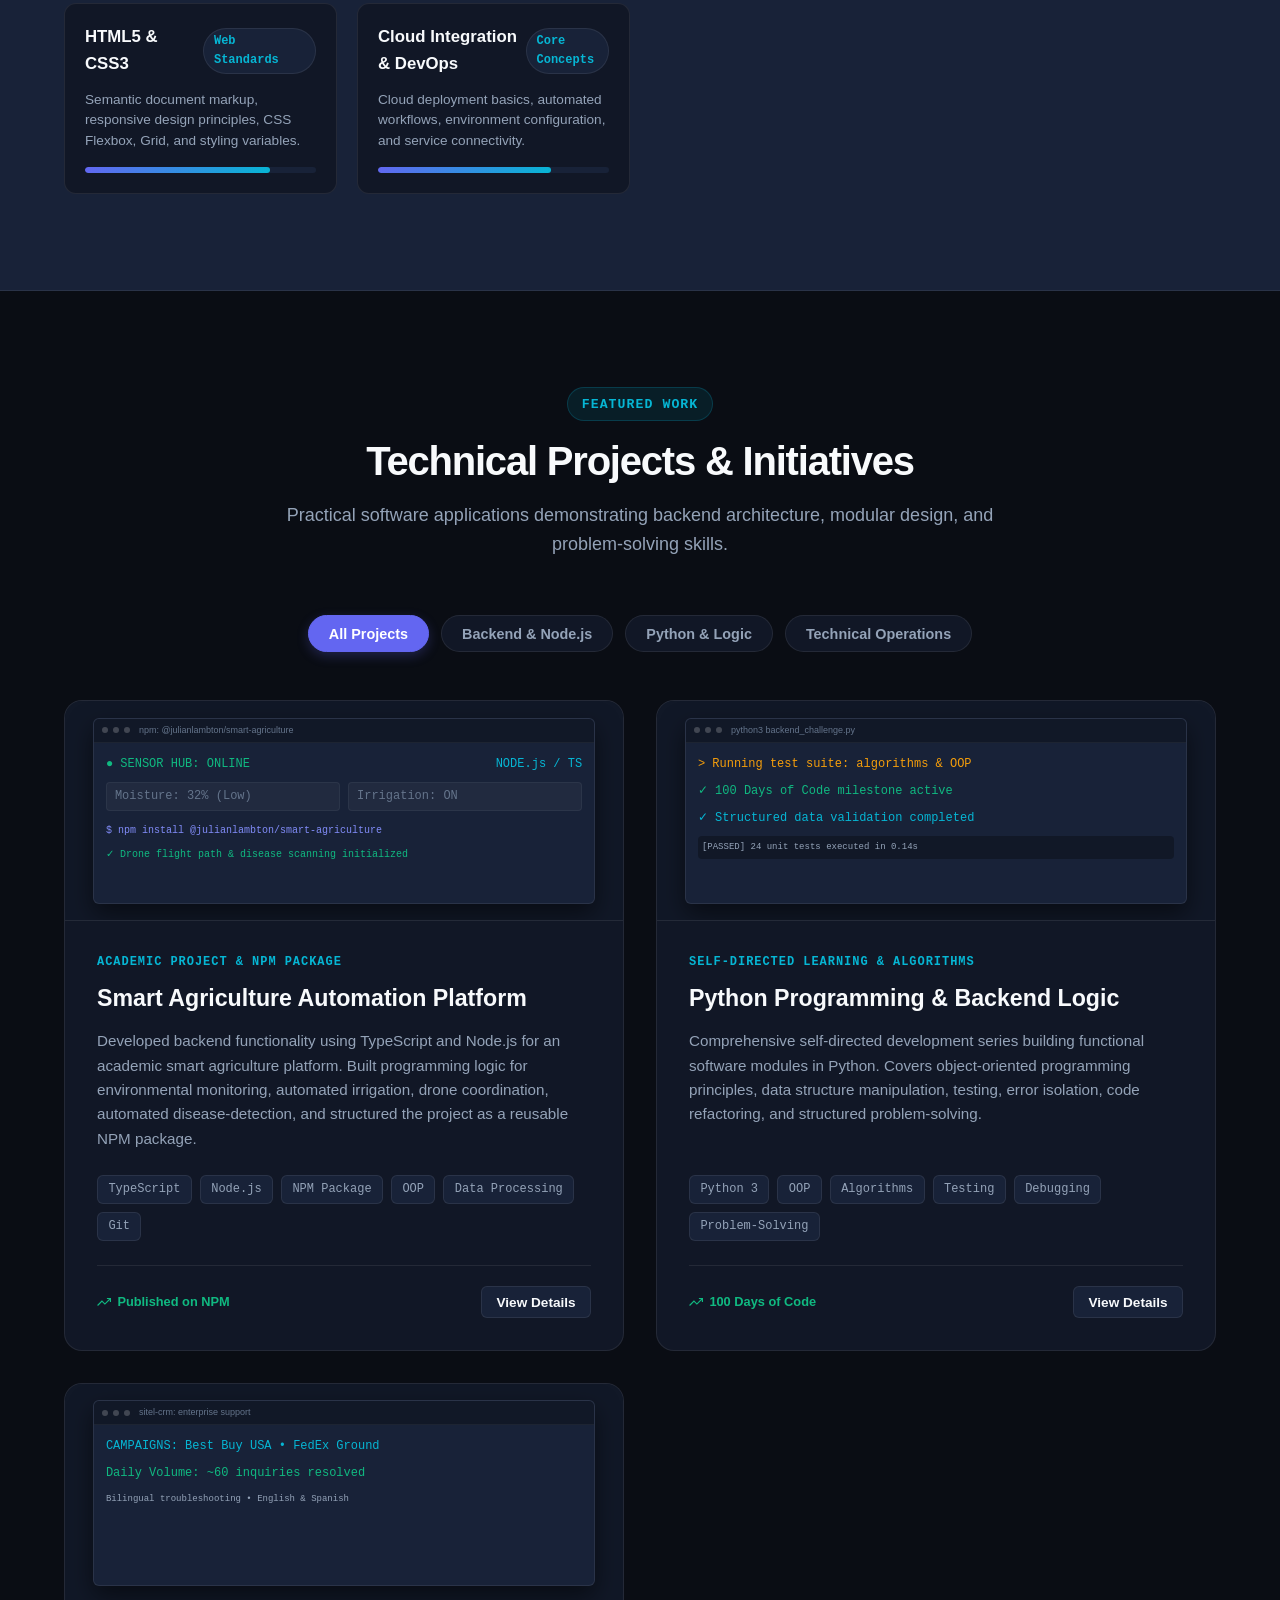
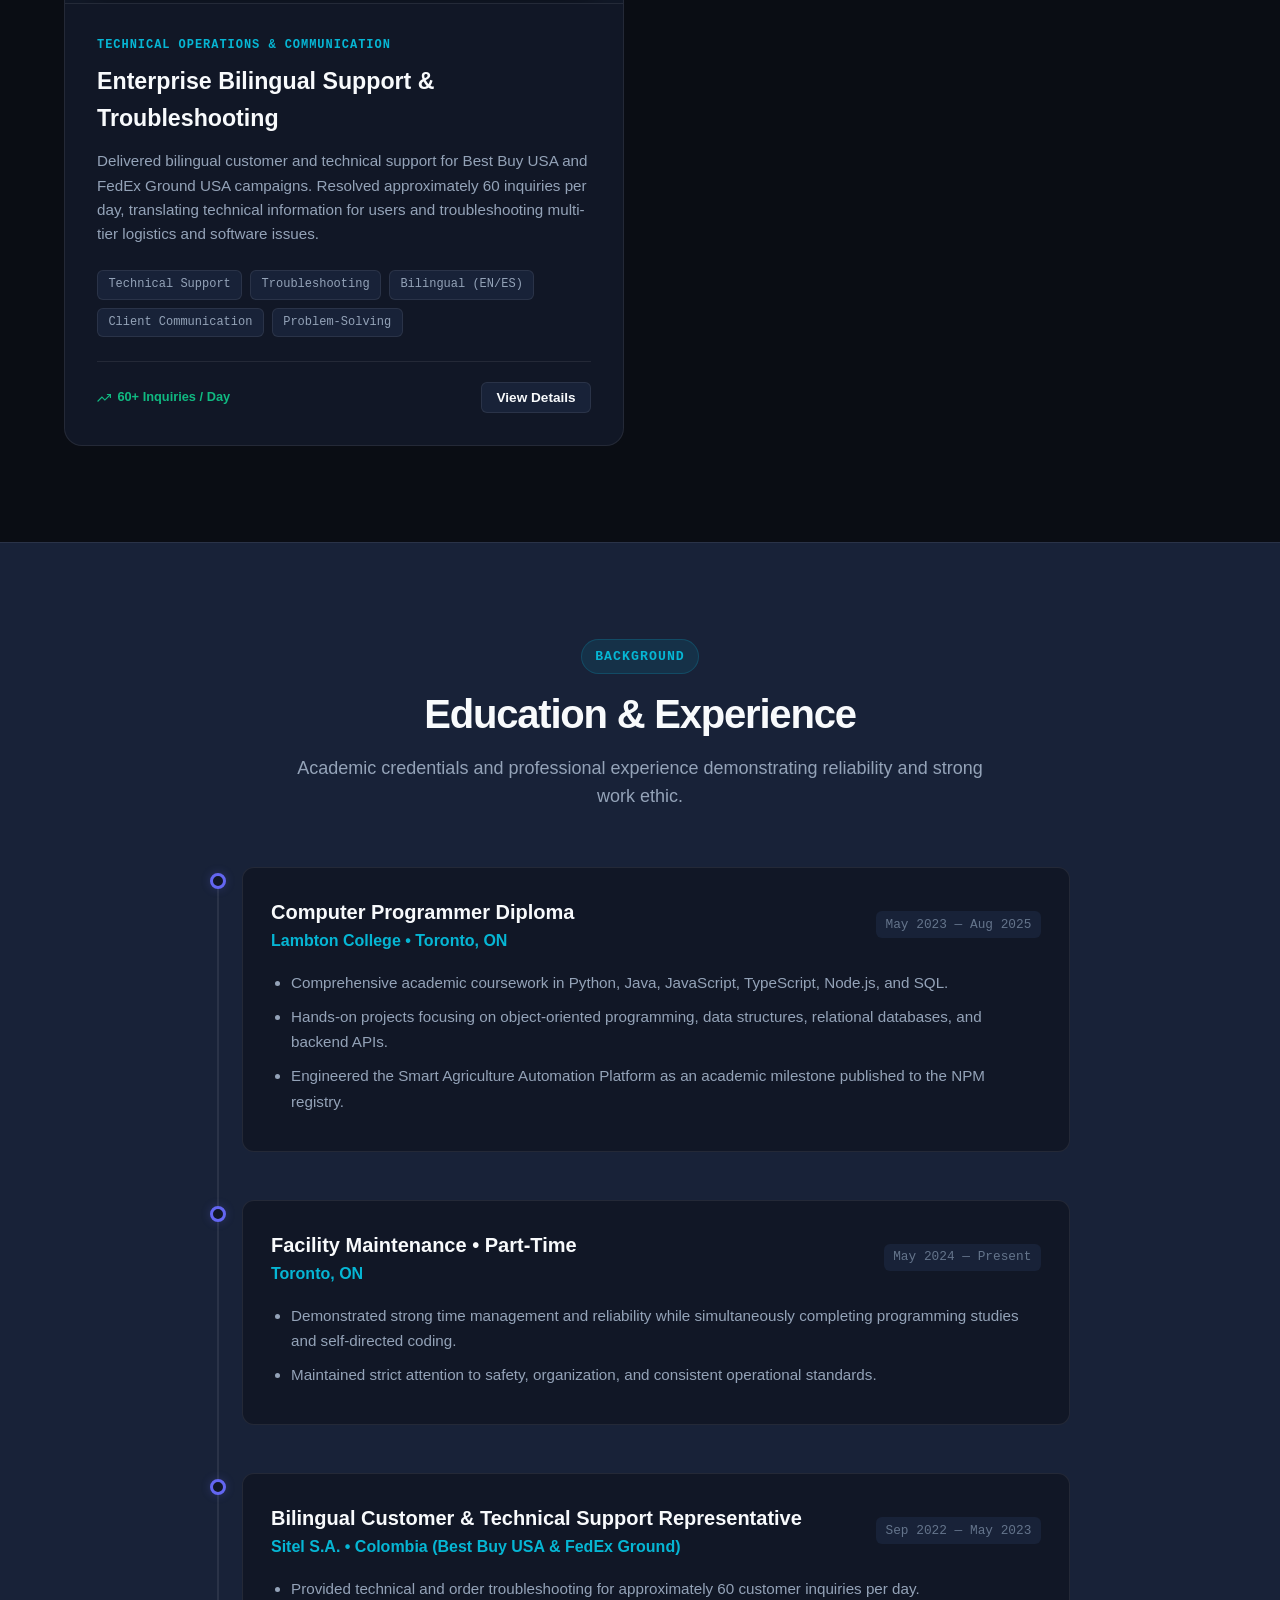
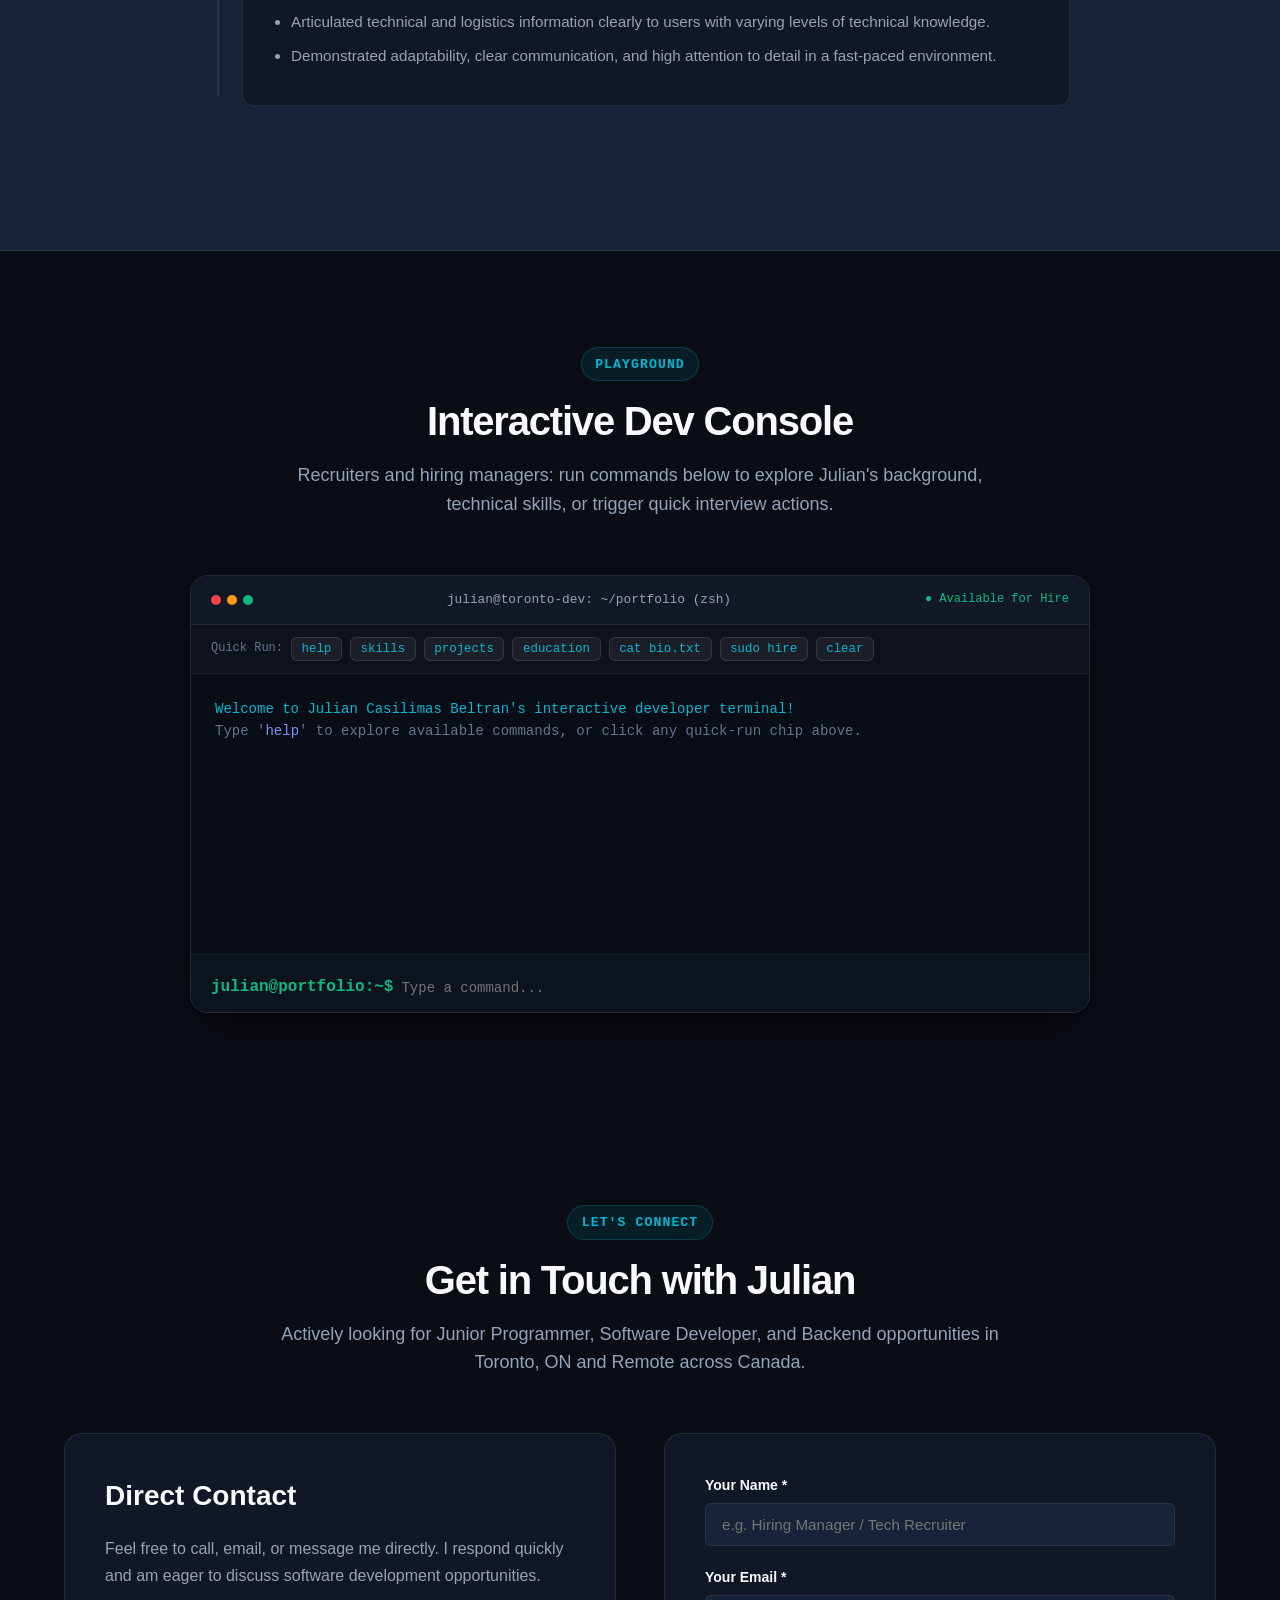
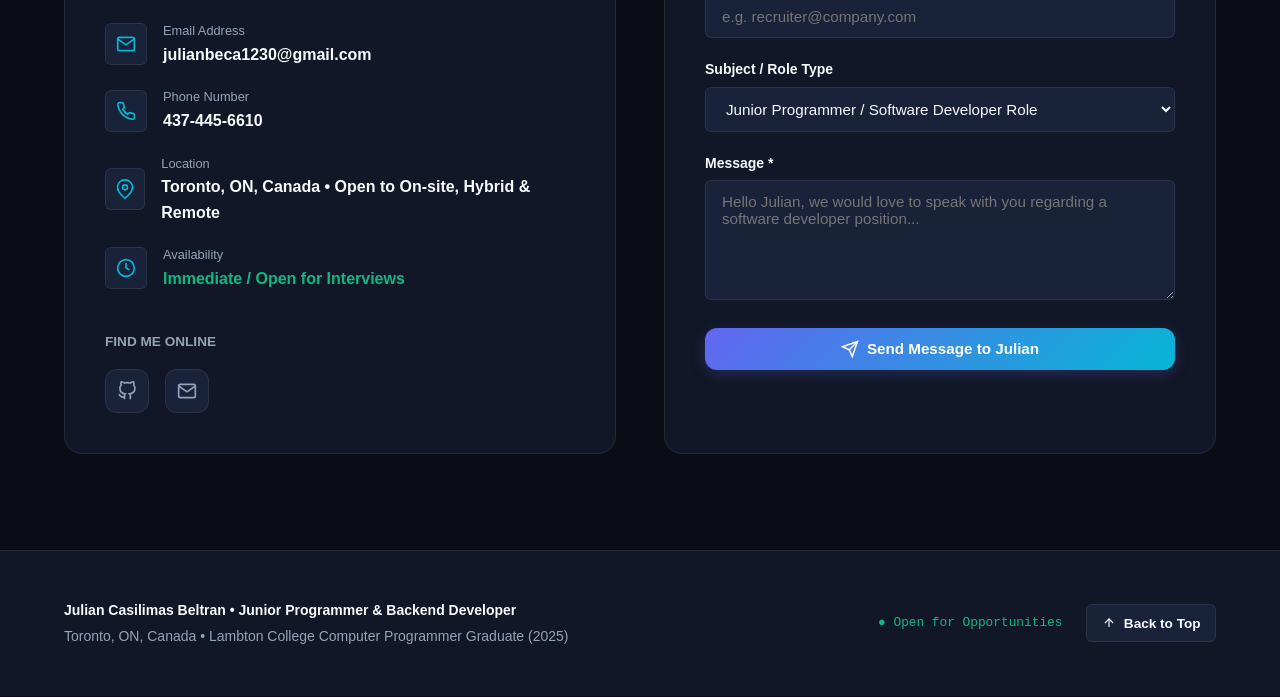
<file: developer_portfolio.html>
<!DOCTYPE html>
<html lang="en" data-theme="dark">
<head>
  <meta charset="UTF-8">
  <meta name="viewport" content="width=device-width, initial-scale=1.0">
  <title>Julian Casilimas Beltran | Junior Programmer &amp; Backend Developer</title>
  <meta name="description" content="Recent Computer Programmer graduate from Lambton College specializing in Python, TypeScript, Node.js, Java, and SQL backend development.">
  <style>
/* ==========================================================================
       CSS VARIABLES & THEME SYSTEM
       ========================================================================== */
    :root {
      /* Dark Theme (Default) */
      --bg-base: #0a0d14;
      --bg-surface: #111726;
      --bg-surface-elevated: #182238;
      --bg-surface-glass: rgba(17, 23, 38, 0.75);
      --border-subtle: rgba(255, 255, 255, 0.08);
      --border-focus: rgba(99, 102, 241, 0.5);
      --text-main: #f8fafc;
      --text-muted: #94a3b8;
      --text-dim: #64748b;
      --accent-primary: #6366f1;
      --accent-primary-hover: #4f46e5;
      --accent-cyan: #06b6d4;
      --accent-emerald: #10b981;
      --accent-amber: #f59e0b;
      --accent-rose: #f43f5e;
      --accent-glow: rgba(99, 102, 241, 0.25);
      --accent-gradient: linear-gradient(135deg, #6366f1 0%, #06b6d4 100%);
      --surface-gradient: linear-gradient(180deg, rgba(255, 255, 255, 0.03) 0%, rgba(255, 255, 255, 0) 100%);
      --card-shadow: 0 10px 30px -10px rgba(0, 0, 0, 0.5);
      --radius-sm: 6px;
      --radius-md: 12px;
      --radius-lg: 18px;
      --radius-full: 9999px;
      --font-sans: -apple-system, BlinkMacSystemFont, "Segoe UI", Roboto, "Helvetica Neue", Arial, sans-serif;
      --font-mono: "JetBrains Mono", ui-monospace, SFMono-Regular, Menlo, Monaco, Consolas, monospace;
      --transition-fast: 0.15s ease;
      --transition-normal: 0.25s ease;
      --header-height: 72px;
    }

    [data-theme="light"] {
      --bg-base: #f8fafc;
      --bg-surface: #ffffff;
      --bg-surface-elevated: #f1f5f9;
      --bg-surface-glass: rgba(255, 255, 255, 0.85);
      --border-subtle: rgba(0, 0, 0, 0.08);
      --border-focus: rgba(99, 102, 241, 0.4);
      --text-main: #0f172a;
      --text-muted: #475569;
      --text-dim: #94a3b8;
      --accent-glow: rgba(99, 102, 241, 0.12);
      --surface-gradient: linear-gradient(180deg, rgba(0, 0, 0, 0.01) 0%, rgba(0, 0, 0, 0) 100%);
      --card-shadow: 0 10px 30px -10px rgba(0, 0, 0, 0.08);
    }

    /* ==========================================================================
       RESET & BASE TYPOGRAPHY
       ========================================================================== */
    *, *::before, *::after {
      box-sizing: border-box;
      margin: 0;
      padding: 0;
    }

    html {
      scroll-behavior: smooth;
      font-size: 16px;
    }

    body {
      background-color: var(--bg-base);
      color: var(--text-main);
      font-family: var(--font-sans);
      line-height: 1.6;
      overflow-x: hidden;
      transition: background-color var(--transition-normal), color var(--transition-normal);
      -webkit-font-smoothing: antialiased;
    }

    a {
      color: inherit;
      text-decoration: none;
      transition: color var(--transition-fast);
    }

    button, input, textarea, select {
      font-family: inherit;
      color: inherit;
    }

    /* ==========================================================================
       LAYOUT UTILITIES
       ========================================================================== */
    .container {
      width: 100%;
      max-width: 1200px;
      margin-left: auto;
      margin-right: auto;
      padding-left: 1.5rem;
      padding-right: 1.5rem;
    }

    section {
      padding: 6rem 0;
      position: relative;
    }

    .section-header {
      text-align: center;
      max-width: 720px;
      margin: 0 auto 3.5rem auto;
    }

    .section-tag {
      display: inline-flex;
      align-items: center;
      gap: 0.5rem;
      font-family: var(--font-mono);
      font-size: 0.825rem;
      font-weight: 600;
      letter-spacing: 0.08em;
      text-transform: uppercase;
      color: var(--accent-cyan);
      background: rgba(6, 182, 212, 0.1);
      border: 1px solid rgba(6, 182, 212, 0.2);
      padding: 0.35rem 0.85rem;
      border-radius: var(--radius-full);
      margin-bottom: 1rem;
    }

    .section-title {
      font-size: 2.5rem;
      font-weight: 800;
      letter-spacing: -0.03em;
      line-height: 1.2;
      margin-bottom: 1rem;
    }

    .section-subtitle {
      color: var(--text-muted);
      font-size: 1.125rem;
      line-height: 1.6;
    }

    .gradient-text {
      background: var(--accent-gradient);
      -webkit-background-clip: text;
      -webkit-text-fill-color: transparent;
      display: inline-block;
    }

    /* ==========================================================================
       NAVIGATION BAR
       ========================================================================== */
    .navbar {
      position: fixed;
      top: 0;
      left: 0;
      right: 0;
      height: var(--header-height);
      background: var(--bg-surface-glass);
      backdrop-filter: blur(12px);
      -webkit-backdrop-filter: blur(12px);
      border-bottom: 1px solid var(--border-subtle);
      z-index: 1000;
      transition: background var(--transition-normal), border var(--transition-normal);
    }

    .navbar-container {
      display: flex;
      align-items: center;
      justify-content: space-between;
      height: 100%;
    }

    .nav-brand {
      display: flex;
      align-items: center;
      gap: 0.75rem;
      font-weight: 700;
      font-size: 1.2rem;
      letter-spacing: -0.02em;
    }

    .brand-symbol {
      width: 36px;
      height: 36px;
      border-radius: var(--radius-sm);
      background: var(--accent-gradient);
      display: flex;
      align-items: center;
      justify-content: center;
      color: #ffffff;
      font-family: var(--font-mono);
      font-weight: 800;
      font-size: 1rem;
      box-shadow: 0 4px 12px var(--accent-glow);
    }

    .nav-links {
      display: flex;
      align-items: center;
      gap: 2rem;
      list-style: none;
    }

    .nav-link {
      font-size: 0.95rem;
      font-weight: 500;
      color: var(--text-muted);
      position: relative;
      padding: 0.5rem 0;
    }

    .nav-link:hover, .nav-link.active {
      color: var(--text-main);
    }

    .nav-link.active::after {
      content: '';
      position: absolute;
      bottom: 0;
      left: 0;
      right: 0;
      height: 2px;
      background: var(--accent-primary);
      border-radius: 2px;
    }

    .nav-actions {
      display: flex;
      align-items: center;
      gap: 1rem;
    }

    .theme-toggle-btn {
      background: var(--bg-surface-elevated);
      border: 1px solid var(--border-subtle);
      color: var(--text-muted);
      width: 40px;
      height: 40px;
      border-radius: var(--radius-md);
      cursor: pointer;
      display: flex;
      align-items: center;
      justify-content: center;
      transition: all var(--transition-fast);
    }

    .theme-toggle-btn:hover {
      color: var(--text-main);
      border-color: var(--border-focus);
      transform: translateY(-1px);
    }

    .btn {
      display: inline-flex;
      align-items: center;
      justify-content: center;
      gap: 0.5rem;
      font-weight: 600;
      font-size: 0.95rem;
      padding: 0.75rem 1.4rem;
      border-radius: var(--radius-md);
      cursor: pointer;
      border: none;
      transition: all var(--transition-fast);
    }

    .btn-primary {
      background: var(--accent-gradient);
      color: #ffffff;
      box-shadow: 0 4px 14px var(--accent-glow);
    }

    .btn-primary:hover {
      box-shadow: 0 6px 20px rgba(99, 102, 241, 0.4);
      transform: translateY(-2px);
    }

    .btn-secondary {
      background: var(--bg-surface-elevated);
      border: 1px solid var(--border-subtle);
      color: var(--text-main);
    }

    .btn-secondary:hover {
      background: var(--bg-surface);
      border-color: var(--text-dim);
      transform: translateY(-2px);
    }

    .btn-sm {
      padding: 0.45rem 0.9rem;
      font-size: 0.85rem;
      border-radius: var(--radius-sm);
    }

    .mobile-menu-btn {
      display: none;
      background: transparent;
      border: none;
      color: var(--text-main);
      cursor: pointer;
      padding: 0.5rem;
    }

    /* Mobile Drawer */
    .mobile-drawer {
      display: none;
      position: fixed;
      top: var(--header-height);
      left: 0;
      right: 0;
      background: var(--bg-surface);
      border-bottom: 1px solid var(--border-subtle);
      padding: 1.5rem;
      flex-direction: column;
      gap: 1rem;
      box-shadow: var(--card-shadow);
      z-index: 999;
    }

    .mobile-drawer.open {
      display: flex;
    }

    /* ==========================================================================
       HERO SECTION WITH CANVAS NETWORK
       ========================================================================== */
    .hero-section {
      min-height: 100vh;
      display: flex;
      align-items: center;
      position: relative;
      padding-top: calc(var(--header-height) + 2rem);
      padding-bottom: 4rem;
      overflow: hidden;
    }

    #hero-canvas {
      position: absolute;
      top: 0;
      left: 0;
      width: 100%;
      height: 100%;
      z-index: 1;
      opacity: 0.65;
      pointer-events: auto;
    }

    .hero-content {
      position: relative;
      z-index: 2;
      max-width: 820px;
    }

    .status-badge {
      display: inline-flex;
      align-items: center;
      gap: 0.6rem;
      background: rgba(16, 185, 129, 0.1);
      border: 1px solid rgba(16, 185, 129, 0.25);
      color: var(--accent-emerald);
      padding: 0.4rem 1rem;
      border-radius: var(--radius-full);
      font-size: 0.875rem;
      font-weight: 600;
      margin-bottom: 1.75rem;
    }

    .status-dot {
      width: 8px;
      height: 8px;
      background: var(--accent-emerald);
      border-radius: 50%;
      box-shadow: 0 0 10px var(--accent-emerald);
      animation: pulse-dot 2s infinite ease-in-out;
    }

    @keyframes pulse-dot {
      0%, 100% { transform: scale(1); opacity: 1; }
      50% { transform: scale(1.3); opacity: 0.6; }
    }

    .hero-title {
      font-size: 3.5rem;
      font-weight: 800;
      letter-spacing: -0.04em;
      line-height: 1.15;
      margin-bottom: 1.25rem;
    }

    .hero-subtitle {
      font-size: 1.5rem;
      font-weight: 600;
      color: var(--accent-cyan);
      margin-bottom: 1.5rem;
      min-height: 2.25rem;
      display: flex;
      align-items: center;
      font-family: var(--font-mono);
    }

    .typewriter-cursor {
      display: inline-block;
      width: 3px;
      height: 1.2em;
      background: var(--accent-cyan);
      margin-left: 4px;
      animation: blink 1s infinite;
    }

    @keyframes blink {
      0%, 49% { opacity: 1; }
      50%, 100% { opacity: 0; }
    }

    .hero-bio {
      font-size: 1.15rem;
      color: var(--text-muted);
      line-height: 1.7;
      max-width: 680px;
      margin-bottom: 2.5rem;
    }

    .hero-cta-group {
      display: flex;
      flex-wrap: wrap;
      gap: 1rem;
      margin-bottom: 3.5rem;
    }

    /* Stats Strip */
    .hero-stats {
      display: grid;
      grid-template-columns: repeat(4, 1fr);
      gap: 1.5rem;
      padding-top: 2rem;
      border-top: 1px solid var(--border-subtle);
    }

    .stat-item {
      display: flex;
      flex-direction: column;
    }

    .stat-number {
      font-size: 2rem;
      font-weight: 800;
      color: var(--text-main);
      letter-spacing: -0.03em;
      font-family: var(--font-mono);
    }

    .stat-label {
      font-size: 0.85rem;
      color: var(--text-muted);
      margin-top: 0.25rem;
    }

    /* ==========================================================================
       PHILOSOPHY & CODE HIGHLIGHT SECTION
       ========================================================================== */
    .philosophy-grid {
      display: grid;
      grid-template-columns: repeat(3, 1fr);
      gap: 1.5rem;
      margin-bottom: 3rem;
    }

    .pillar-card {
      background: var(--bg-surface);
      border: 1px solid var(--border-subtle);
      border-radius: var(--radius-md);
      padding: 2rem;
      transition: all var(--transition-normal);
      position: relative;
      overflow: hidden;
    }

    .pillar-card::before {
      content: '';
      position: absolute;
      top: 0;
      left: 0;
      right: 0;
      height: 3px;
      background: var(--accent-gradient);
      opacity: 0;
      transition: opacity var(--transition-normal);
    }

    .pillar-card:hover {
      transform: translateY(-4px);
      border-color: var(--border-focus);
      box-shadow: var(--card-shadow);
    }

    .pillar-card:hover::before {
      opacity: 1;
    }

    .pillar-icon-box {
      width: 48px;
      height: 48px;
      border-radius: var(--radius-sm);
      background: rgba(99, 102, 241, 0.1);
      border: 1px solid rgba(99, 102, 241, 0.2);
      color: var(--accent-primary);
      display: flex;
      align-items: center;
      justify-content: center;
      margin-bottom: 1.25rem;
    }

    .pillar-title {
      font-size: 1.25rem;
      font-weight: 700;
      margin-bottom: 0.75rem;
    }

    .pillar-desc {
      color: var(--text-muted);
      font-size: 0.95rem;
      line-height: 1.6;
    }

    /* Code Window */
    .code-window {
      background: #0f1422;
      border: 1px solid rgba(255, 255, 255, 0.1);
      border-radius: var(--radius-md);
      overflow: hidden;
      box-shadow: 0 20px 40px -15px rgba(0,0,0,0.6);
      font-family: var(--font-mono);
      font-size: 0.9rem;
    }

    .code-window-header {
      background: #171f33;
      padding: 0.75rem 1.25rem;
      display: flex;
      align-items: center;
      justify-content: space-between;
      border-bottom: 1px solid rgba(255, 255, 255, 0.06);
    }

    .window-dots {
      display: flex;
      gap: 6px;
    }

    .window-dot {
      width: 10px;
      height: 10px;
      border-radius: 50%;
    }

    .dot-red { background: #ef4444; }
    .dot-yellow { background: #f59e0b; }
    .dot-green { background: #10b981; }

    .window-filename {
      color: #94a3b8;
      font-size: 0.8rem;
    }

    .code-window-body {
      padding: 1.5rem;
      line-height: 1.7;
      color: #e2e8f0;
      overflow-x: auto;
    }

    .syn-keyword { color: #f43f5e; font-weight: 600; }
    .syn-type { color: #06b6d4; }
    .syn-string { color: #10b981; }
    .syn-comment { color: #64748b; font-style: italic; }
    .syn-func { color: #818cf8; }

    /* ==========================================================================
       SKILLS & TECH STACK MATRIX
       ========================================================================== */
    .skills-control-bar {
      display: flex;
      flex-wrap: wrap;
      align-items: center;
      justify-content: space-between;
      gap: 1rem;
      margin-bottom: 2.5rem;
      background: var(--bg-surface);
      border: 1px solid var(--border-subtle);
      padding: 0.75rem 1.25rem;
      border-radius: var(--radius-md);
    }

    .skill-tabs {
      display: flex;
      flex-wrap: wrap;
      gap: 0.5rem;
    }

    .skill-tab-btn {
      background: transparent;
      border: 1px solid transparent;
      color: var(--text-muted);
      padding: 0.45rem 1rem;
      border-radius: var(--radius-sm);
      font-size: 0.875rem;
      font-weight: 600;
      cursor: pointer;
      transition: all var(--transition-fast);
    }

    .skill-tab-btn:hover {
      color: var(--text-main);
      background: var(--bg-surface-elevated);
    }

    .skill-tab-btn.active {
      background: var(--accent-primary);
      color: #ffffff;
      border-color: var(--accent-primary);
    }

    .search-box {
      position: relative;
      min-width: 240px;
    }

    .search-input {
      width: 100%;
      background: var(--bg-surface-elevated);
      border: 1px solid var(--border-subtle);
      color: var(--text-main);
      padding: 0.5rem 1rem 0.5rem 2.25rem;
      border-radius: var(--radius-sm);
      font-size: 0.875rem;
      outline: none;
      transition: border var(--transition-fast);
    }

    .search-input:focus {
      border-color: var(--accent-primary);
    }

    .search-icon {
      position: absolute;
      left: 0.75rem;
      top: 50%;
      transform: translateY(-50%);
      color: var(--text-dim);
      pointer-events: none;
    }

    .skills-grid {
      display: grid;
      grid-template-columns: repeat(auto-fill, minmax(260px, 1fr));
      gap: 1.25rem;
    }

    .skill-card {
      background: var(--bg-surface);
      border: 1px solid var(--border-subtle);
      border-radius: var(--radius-md);
      padding: 1.25rem;
      transition: all var(--transition-normal);
      display: flex;
      flex-direction: column;
      justify-content: space-between;
    }

    .skill-card:hover {
      transform: translateY(-3px);
      border-color: var(--border-focus);
      box-shadow: 0 8px 20px -6px var(--accent-glow);
    }

    .skill-card-top {
      display: flex;
      align-items: center;
      justify-content: space-between;
      margin-bottom: 0.75rem;
    }

    .skill-name {
      font-size: 1.05rem;
      font-weight: 700;
      color: var(--text-main);
    }

    .skill-level-tag {
      font-size: 0.75rem;
      font-family: var(--font-mono);
      font-weight: 600;
      padding: 0.2rem 0.6rem;
      border-radius: var(--radius-full);
      background: var(--bg-surface-elevated);
      color: var(--accent-cyan);
      border: 1px solid var(--border-subtle);
    }

    .skill-desc {
      font-size: 0.85rem;
      color: var(--text-muted);
      margin-bottom: 1rem;
      line-height: 1.5;
    }

    .skill-meter {
      height: 6px;
      background: var(--bg-surface-elevated);
      border-radius: var(--radius-full);
      overflow: hidden;
      position: relative;
    }

    .skill-meter-fill {
      height: 100%;
      background: var(--accent-gradient);
      border-radius: var(--radius-full);
      transition: width 1s ease-in-out;
    }

    /* ==========================================================================
       PROJECTS SHOWCASE SECTION
       ========================================================================== */
    .project-filter-bar {
      display: flex;
      flex-wrap: wrap;
      justify-content: center;
      gap: 0.75rem;
      margin-bottom: 3rem;
    }

    .project-filter-btn {
      background: var(--bg-surface);
      border: 1px solid var(--border-subtle);
      color: var(--text-muted);
      padding: 0.6rem 1.25rem;
      border-radius: var(--radius-full);
      font-size: 0.9rem;
      font-weight: 600;
      cursor: pointer;
      transition: all var(--transition-fast);
    }

    .project-filter-btn:hover {
      color: var(--text-main);
      border-color: var(--border-focus);
    }

    .project-filter-btn.active {
      background: var(--accent-primary);
      color: #ffffff;
      border-color: var(--accent-primary);
      box-shadow: 0 4px 12px var(--accent-glow);
    }

    .projects-grid {
      display: grid;
      grid-template-columns: repeat(2, 1fr);
      gap: 2rem;
    }

    .project-card {
      background: var(--bg-surface);
      border: 1px solid var(--border-subtle);
      border-radius: var(--radius-lg);
      overflow: hidden;
      display: flex;
      flex-direction: column;
      transition: all var(--transition-normal);
      position: relative;
    }

    .project-card:hover {
      transform: translateY(-6px);
      border-color: var(--border-focus);
      box-shadow: var(--card-shadow);
    }

    .project-preview {
      height: 220px;
      background: #111827;
      position: relative;
      display: flex;
      align-items: center;
      justify-content: center;
      border-bottom: 1px solid var(--border-subtle);
      overflow: hidden;
    }

    .project-preview-mockup {
      width: 90%;
      height: 85%;
      border-radius: var(--radius-sm);
      background: var(--bg-surface-elevated);
      border: 1px solid var(--border-subtle);
      box-shadow: 0 10px 25px rgba(0,0,0,0.5);
      display: flex;
      flex-direction: column;
      overflow: hidden;
      position: relative;
    }

    .mockup-header {
      height: 24px;
      background: rgba(0,0,0,0.3);
      display: flex;
      align-items: center;
      padding: 0 8px;
      gap: 5px;
      border-bottom: 1px solid rgba(255,255,255,0.05);
    }

    .mockup-dot {
      width: 6px;
      height: 6px;
      border-radius: 50%;
      background: rgba(255,255,255,0.2);
    }

    .mockup-content {
      flex: 1;
      padding: 12px;
      display: flex;
      flex-direction: column;
      gap: 8px;
      font-family: var(--font-mono);
      font-size: 0.75rem;
      color: var(--text-dim);
    }

    .mock-metric-row {
      display: flex;
      gap: 8px;
    }

    .mock-metric-pill {
      background: rgba(255,255,255,0.04);
      padding: 4px 8px;
      border-radius: 4px;
      border: 1px solid rgba(255,255,255,0.05);
      flex: 1;
    }

    .project-body {
      padding: 2rem;
      display: flex;
      flex-direction: column;
      flex: 1;
    }

    .project-header-top {
      display: flex;
      align-items: center;
      justify-content: space-between;
      margin-bottom: 0.5rem;
    }

    .project-category {
      font-family: var(--font-mono);
      font-size: 0.75rem;
      text-transform: uppercase;
      letter-spacing: 0.08em;
      color: var(--accent-cyan);
      font-weight: 700;
    }

    .project-title {
      font-size: 1.45rem;
      font-weight: 800;
      margin-bottom: 0.75rem;
      color: var(--text-main);
    }

    .project-desc {
      color: var(--text-muted);
      font-size: 0.95rem;
      line-height: 1.6;
      margin-bottom: 1.5rem;
      flex: 1;
    }

    .project-tags {
      display: flex;
      flex-wrap: wrap;
      gap: 0.5rem;
      margin-bottom: 1.5rem;
    }

    .tag-badge {
      font-family: var(--font-mono);
      font-size: 0.75rem;
      background: var(--bg-surface-elevated);
      color: var(--text-muted);
      padding: 0.25rem 0.65rem;
      border-radius: var(--radius-sm);
      border: 1px solid var(--border-subtle);
    }

    .project-footer {
      display: flex;
      align-items: center;
      justify-content: space-between;
      padding-top: 1.25rem;
      border-top: 1px solid var(--border-subtle);
    }

    .project-metrics-chip {
      font-size: 0.8rem;
      font-weight: 600;
      color: var(--accent-emerald);
      display: flex;
      align-items: center;
      gap: 0.4rem;
    }

    /* ==========================================================================
       CASE STUDY MODAL
       ========================================================================== */
    .modal-backdrop {
      display: none;
      position: fixed;
      inset: 0;
      background: rgba(0, 0, 0, 0.8);
      backdrop-filter: blur(8px);
      z-index: 2000;
      align-items: center;
      justify-content: center;
      padding: 1.5rem;
      opacity: 0;
      transition: opacity var(--transition-normal);
    }

    .modal-backdrop.active {
      display: flex;
      opacity: 1;
    }

    .modal-dialog {
      background: var(--bg-surface);
      border: 1px solid var(--border-subtle);
      border-radius: var(--radius-lg);
      width: 100%;
      max-width: 860px;
      max-height: 90vh;
      overflow-y: auto;
      box-shadow: 0 25px 60px rgba(0, 0, 0, 0.8);
      position: relative;
      animation: modalSlideUp 0.3s ease-out;
    }

    @keyframes modalSlideUp {
      from { transform: translateY(30px); opacity: 0; }
      to { transform: translateY(0); opacity: 1; }
    }

    .modal-header {
      padding: 2rem 2rem 1.25rem 2rem;
      display: flex;
      align-items: flex-start;
      justify-content: space-between;
      border-bottom: 1px solid var(--border-subtle);
      position: sticky;
      top: 0;
      background: var(--bg-surface);
      z-index: 10;
    }

    .modal-close-btn {
      background: var(--bg-surface-elevated);
      border: 1px solid var(--border-subtle);
      color: var(--text-muted);
      width: 36px;
      height: 36px;
      border-radius: 50%;
      cursor: pointer;
      display: flex;
      align-items: center;
      justify-content: center;
      transition: all var(--transition-fast);
    }

    .modal-close-btn:hover {
      color: var(--text-main);
      border-color: var(--accent-rose);
      background: rgba(244, 63, 94, 0.1);
    }

    .modal-body {
      padding: 2rem;
    }

    .modal-tabs {
      display: flex;
      gap: 1rem;
      border-bottom: 1px solid var(--border-subtle);
      margin-bottom: 1.5rem;
    }

    .modal-tab-btn {
      background: transparent;
      border: none;
      color: var(--text-muted);
      font-size: 0.95rem;
      font-weight: 600;
      padding: 0.5rem 0.25rem 0.75rem 0.25rem;
      cursor: pointer;
      position: relative;
    }

    .modal-tab-btn.active {
      color: var(--accent-primary);
    }

    .modal-tab-btn.active::after {
      content: '';
      position: absolute;
      bottom: -1px;
      left: 0;
      right: 0;
      height: 2px;
      background: var(--accent-primary);
    }

    .modal-tab-content {
      display: none;
    }

    .modal-tab-content.active {
      display: block;
    }

    .modal-metric-grid {
      display: grid;
      grid-template-columns: repeat(3, 1fr);
      gap: 1rem;
      margin-bottom: 2rem;
    }

    .modal-metric-card {
      background: var(--bg-surface-elevated);
      border: 1px solid var(--border-subtle);
      border-radius: var(--radius-md);
      padding: 1.25rem;
      text-align: center;
    }

    .modal-metric-value {
      font-size: 1.75rem;
      font-weight: 800;
      font-family: var(--font-mono);
      color: var(--accent-cyan);
    }

    .modal-metric-label {
      font-size: 0.8rem;
      color: var(--text-muted);
      margin-top: 0.25rem;
    }

    /* ==========================================================================
       CAREER & EXPERIENCE TIMELINE
       ========================================================================== */
    .timeline {
      position: relative;
      max-width: 860px;
      margin: 0 auto;
      padding-left: 2rem;
    }

    .timeline::before {
      content: '';
      position: absolute;
      top: 10px;
      bottom: 10px;
      left: 7px;
      width: 2px;
      background: var(--border-subtle);
    }

    .timeline-item {
      position: relative;
      margin-bottom: 3rem;
    }

    .timeline-dot {
      position: absolute;
      left: -2rem;
      top: 6px;
      width: 16px;
      height: 16px;
      border-radius: 50%;
      background: var(--bg-surface);
      border: 3px solid var(--accent-primary);
      box-shadow: 0 0 10px var(--accent-glow);
    }

    .timeline-card {
      background: var(--bg-surface);
      border: 1px solid var(--border-subtle);
      border-radius: var(--radius-md);
      padding: 1.75rem;
      transition: all var(--transition-normal);
    }

    .timeline-card:hover {
      border-color: var(--border-focus);
      transform: translateX(4px);
    }

    .timeline-header {
      display: flex;
      flex-wrap: wrap;
      align-items: center;
      justify-content: space-between;
      gap: 0.5rem;
      margin-bottom: 0.5rem;
    }

    .timeline-role {
      font-size: 1.25rem;
      font-weight: 700;
    }

    .timeline-company {
      color: var(--accent-cyan);
      font-weight: 600;
    }

    .timeline-period {
      font-family: var(--font-mono);
      font-size: 0.8rem;
      color: var(--text-dim);
      background: var(--bg-surface-elevated);
      padding: 0.2rem 0.6rem;
      border-radius: var(--radius-sm);
    }

    .timeline-bullets {
      margin-top: 1rem;
      padding-left: 1.25rem;
      color: var(--text-muted);
      font-size: 0.95rem;
      line-height: 1.7;
    }

    .timeline-bullets li {
      margin-bottom: 0.5rem;
    }

    /* ==========================================================================
       INTERACTIVE DEV TERMINAL ("DEV MODE")
       ========================================================================== */
    .terminal-container {
      max-width: 900px;
      margin: 0 auto;
      background: #090d16;
      border: 1px solid rgba(255, 255, 255, 0.12);
      border-radius: var(--radius-lg);
      overflow: hidden;
      box-shadow: 0 20px 50px -15px rgba(0, 0, 0, 0.8);
      font-family: var(--font-mono);
    }

    .terminal-header {
      background: #121826;
      padding: 0.85rem 1.25rem;
      display: flex;
      align-items: center;
      justify-content: space-between;
      border-bottom: 1px solid rgba(255, 255, 255, 0.08);
    }

    .terminal-actions-quick {
      display: flex;
      flex-wrap: wrap;
      gap: 0.5rem;
      padding: 0.75rem 1.25rem;
      background: rgba(255, 255, 255, 0.02);
      border-bottom: 1px solid rgba(255, 255, 255, 0.05);
    }

    .term-chip {
      background: rgba(255, 255, 255, 0.06);
      border: 1px solid rgba(255, 255, 255, 0.1);
      color: var(--accent-cyan);
      font-size: 0.775rem;
      padding: 0.25rem 0.6rem;
      border-radius: var(--radius-sm);
      cursor: pointer;
      transition: all var(--transition-fast);
    }

    .term-chip:hover {
      background: rgba(6, 182, 212, 0.2);
      border-color: var(--accent-cyan);
    }

    .terminal-screen {
      padding: 1.5rem;
      min-height: 280px;
      max-height: 420px;
      overflow-y: auto;
      font-size: 0.875rem;
      color: #e2e8f0;
      line-height: 1.6;
    }

    .term-line {
      margin-bottom: 0.75rem;
      word-break: break-word;
    }

    .term-prompt {
      color: var(--accent-emerald);
      font-weight: 700;
    }

    .term-cmd {
      color: #ffffff;
      font-weight: 600;
    }

    .term-out {
      color: #94a3b8;
      margin-top: 0.25rem;
    }

    .term-input-row {
      display: flex;
      align-items: center;
      gap: 0.5rem;
      margin-top: 0.5rem;
    }

    .term-input {
      flex: 1;
      background: transparent;
      border: none;
      color: #ffffff;
      font-family: var(--font-mono);
      font-size: 0.875rem;
      outline: none;
    }

    /* ==========================================================================
       CONTACT & FOOTER SECTION
       ========================================================================== */
    .contact-layout {
      display: grid;
      grid-template-columns: 1fr 1fr;
      gap: 3rem;
    }

    .contact-info-card {
      background: var(--bg-surface);
      border: 1px solid var(--border-subtle);
      border-radius: var(--radius-lg);
      padding: 2.5rem;
    }

    .contact-card-title {
      font-size: 1.75rem;
      font-weight: 800;
      margin-bottom: 1rem;
    }

    .contact-card-desc {
      color: var(--text-muted);
      margin-bottom: 2rem;
      line-height: 1.7;
    }

    .contact-methods {
      display: flex;
      flex-direction: column;
      gap: 1.25rem;
      margin-bottom: 2.5rem;
    }

    .contact-method-item {
      display: flex;
      align-items: center;
      gap: 1rem;
      color: var(--text-main);
    }

    .contact-icon-box {
      width: 42px;
      height: 42px;
      border-radius: var(--radius-sm);
      background: var(--bg-surface-elevated);
      border: 1px solid var(--border-subtle);
      color: var(--accent-cyan);
      display: flex;
      align-items: center;
      justify-content: center;
    }

    .social-links {
      display: flex;
      gap: 1rem;
    }

    .social-btn {
      width: 44px;
      height: 44px;
      border-radius: var(--radius-md);
      background: var(--bg-surface-elevated);
      border: 1px solid var(--border-subtle);
      color: var(--text-muted);
      display: flex;
      align-items: center;
      justify-content: center;
      cursor: pointer;
      transition: all var(--transition-fast);
    }

    .social-btn:hover {
      color: var(--text-main);
      border-color: var(--accent-primary);
      transform: translateY(-2px);
    }

    /* Contact Form */
    .contact-form-card {
      background: var(--bg-surface);
      border: 1px solid var(--border-subtle);
      border-radius: var(--radius-lg);
      padding: 2.5rem;
    }

    .form-group {
      margin-bottom: 1.25rem;
    }

    .form-label {
      display: block;
      font-size: 0.875rem;
      font-weight: 600;
      margin-bottom: 0.4rem;
      color: var(--text-main);
    }

    .form-input, .form-textarea, .form-select {
      width: 100%;
      background: var(--bg-surface-elevated);
      border: 1px solid var(--border-subtle);
      color: var(--text-main);
      padding: 0.75rem 1rem;
      border-radius: var(--radius-sm);
      font-size: 0.95rem;
      outline: none;
      transition: all var(--transition-fast);
    }

    .form-input:focus, .form-textarea:focus, .form-select:focus {
      border-color: var(--accent-primary);
      box-shadow: 0 0 0 3px var(--accent-glow);
    }

    .form-textarea {
      min-height: 120px;
      resize: vertical;
    }

    /* Toast Notification */
    .toast {
      position: fixed;
      bottom: 2rem;
      right: 2rem;
      background: var(--bg-surface-elevated);
      border: 1px solid var(--border-focus);
      color: var(--text-main);
      padding: 1rem 1.5rem;
      border-radius: var(--radius-md);
      box-shadow: var(--card-shadow);
      display: flex;
      align-items: center;
      gap: 0.75rem;
      z-index: 3000;
      transform: translateY(100px);
      opacity: 0;
      transition: all 0.3s ease;
      font-size: 0.9rem;
      font-weight: 600;
    }

    .toast.show {
      transform: translateY(0);
      opacity: 1;
    }

    /* Footer */
    footer {
      border-top: 1px solid var(--border-subtle);
      padding: 3rem 0;
      background: var(--bg-surface);
      font-size: 0.875rem;
      color: var(--text-muted);
    }

    .footer-content {
      display: flex;
      flex-wrap: wrap;
      align-items: center;
      justify-content: space-between;
      gap: 1.5rem;
    }

    /* ==========================================================================
       RESPONSIVE MEDIA QUERIES
       ========================================================================== */
    @media (max-width: 992px) {
      .hero-title { font-size: 2.75rem; }
      .philosophy-grid { grid-template-columns: 1fr; }
      .projects-grid { grid-template-columns: 1fr; }
      .contact-layout { grid-template-columns: 1fr; }
      .hero-stats { grid-template-columns: repeat(2, 1fr); }
    }

    @media (max-width: 768px) {
      .nav-links { display: none; }
      .mobile-menu-btn { display: block; }
      .hero-title { font-size: 2.25rem; }
      .modal-metric-grid { grid-template-columns: 1fr; }
      .section-title { font-size: 2rem; }
    }
</style>
</head>
<body>

  <!-- ==========================================================================
       NAVIGATION BAR
       ========================================================================== -->
  <header class="navbar" id="navbar">
    <div class="container navbar-container">
      <a href="#hero" class="nav-brand" aria-label="Julian Casilimas Beltran Portfolio">
        <div class="brand-symbol">&lt;/&gt;</div>
        <span>Julian Casilimas Beltran</span>
      </a>

      <nav>
        <ul class="nav-links">
          <li><a href="#about" class="nav-link">About</a></li>
          <li><a href="#skills" class="nav-link">Skills</a></li>
          <li><a href="#projects" class="nav-link">Projects</a></li>
          <li><a href="#experience" class="nav-link">Experience</a></li>
          <li><a href="#terminal" class="nav-link">Terminal</a></li>
          <li><a href="#contact" class="nav-link">Contact</a></li>
        </ul>
      </nav>

      <div class="nav-actions">
        <button id="theme-toggle" class="theme-toggle-btn" aria-label="Toggle Theme" title="Toggle Dark/Light Mode">
          <svg id="theme-icon" width="18" height="18" viewBox="0 0 24 24" fill="none" stroke="currentColor" stroke-width="2" stroke-linecap="round" stroke-linejoin="round">
            <circle cx="12" cy="12" r="5"></circle>
            <line x1="12" y1="1" x2="12" y2="3"></line>
            <line x1="12" y1="21" x2="12" y2="23"></line>
            <line x1="4.22" y1="4.22" x2="5.64" y2="5.64"></line>
            <line x1="18.36" y1="18.36" x2="19.78" y2="19.78"></line>
            <line x1="1" y1="12" x2="3" y2="12"></line>
            <line x1="21" y1="12" x2="23" y2="12"></line>
            <line x1="4.22" y1="19.78" x2="5.64" y2="18.36"></line>
            <line x1="18.36" y1="5.64" x2="19.78" y2="4.22"></line>
          </svg>
        </button>

        <a href="#contact" class="btn btn-primary btn-sm">Get in Touch</a>

        <button class="mobile-menu-btn" id="mobile-menu-toggle" aria-label="Open Navigation Menu">
          <svg width="24" height="24" viewBox="0 0 24 24" fill="none" stroke="currentColor" stroke-width="2"><line x1="3" y1="12" x2="21" y2="12"></line><line x1="3" y1="6" x2="21" y2="6"></line><line x1="3" y1="18" x2="21" y2="18"></line></svg>
        </button>
      </div>
    </div>

    <!-- Mobile Drawer -->
    <div class="mobile-drawer" id="mobile-drawer">
      <a href="#about" class="nav-link mobile-link">About &amp; Summary</a>
      <a href="#skills" class="nav-link mobile-link">Technical Skills</a>
      <a href="#projects" class="nav-link mobile-link">Featured Projects</a>
      <a href="#experience" class="nav-link mobile-link">Experience &amp; Education</a>
      <a href="#terminal" class="nav-link mobile-link">Interactive Terminal</a>
      <a href="#contact" class="nav-link mobile-link">Contact</a>
    </div>
  </header>

  <!-- ==========================================================================
       HERO SECTION WITH CANVAS CONSTELLATION
       ========================================================================== -->
  <section class="hero-section" id="hero">
    <canvas id="hero-canvas"></canvas>

    <div class="container">
      <div class="hero-content">
        <div class="status-badge">
          <span class="status-dot"></span>
          <span>Available for Junior Programmer &amp; Backend Developer Roles in Toronto &amp; Remote</span>
        </div>

        <h1 class="hero-title">
          Building structured backend logic, <span class="gradient-text">APIs &amp; software systems.</span>
        </h1>

        <div class="hero-subtitle">
          <span>&gt;&nbsp;</span>
          <span id="typewriter-text"></span>
          <span class="typewriter-cursor"></span>
        </div>

        <p class="hero-bio">
          Recent Computer Programmer graduate from Lambton College with hands-on experience in Python, Java, JavaScript, TypeScript, Node.js, and SQL. Dedicated to clean programming logic, database structure, methodical debugging, and continuous learning through projects like the Smart Agriculture Automation Platform and 100 Days of Code.
        </p>

        <div class="hero-cta-group">
          <a href="#projects" class="btn btn-primary">
            Explore Projects
            <svg width="18" height="18" viewBox="0 0 24 24" fill="none" stroke="currentColor" stroke-width="2" stroke-linecap="round" stroke-linejoin="round"><line x1="5" y1="12" x2="19" y2="12"></line><polyline points="12 5 19 12 12 19"></polyline></svg>
          </a>
          <a href="#terminal" class="btn btn-secondary">
            <svg width="18" height="18" viewBox="0 0 24 24" fill="none" stroke="currentColor" stroke-width="2"><polyline points="4 17 10 11 4 5"></polyline><line x1="12" y1="19" x2="20" y2="19"></line></svg>
            Interactive Terminal
          </a>
          <button class="btn btn-secondary" onclick="triggerResumeDownload()">
            <svg width="18" height="18" viewBox="0 0 24 24" fill="none" stroke="currentColor" stroke-width="2"><path d="M21 15v4a2 2 0 0 1-2 2H5a2 2 0 0 1-2-2v-4"></path><polyline points="7 10 12 15 17 10"></polyline><line x1="12" y1="15" x2="12" y2="3"></line></svg>
            Resume (PDF)
          </button>
        </div>

        <div class="hero-stats">
          <div class="stat-item">
            <span class="stat-number">2025</span>
            <span class="stat-label">Lambton College Graduate</span>
          </div>
          <div class="stat-item">
            <span class="stat-number">100+</span>
            <span class="stat-label">Days of Code Practice</span>
          </div>
          <div class="stat-item">
            <span class="stat-number">60+</span>
            <span class="stat-label">Daily Tech Inquiries Solved</span>
          </div>
          <div class="stat-item">
            <span class="stat-number">100%</span>
            <span class="stat-label">Commitment to Growth</span>
          </div>
        </div>
      </div>
    </div>
  </section>

  <!-- ==========================================================================
       ABOUT & ENGINEERING PHILOSOPHY
       ========================================================================== -->
  <section id="about">
    <div class="container">
      <div class="section-header">
        <span class="section-tag">Core Tenets</span>
        <h2 class="section-title">Development Mindset</h2>
        <p class="section-subtitle">
          Analytical problem solver committed to structured logic, object-oriented design, and practical backend software.
        </p>
      </div>

      <div class="philosophy-grid">
        <div class="pillar-card">
          <div class="pillar-icon-box">
            <svg width="24" height="24" viewBox="0 0 24 24" fill="none" stroke="currentColor" stroke-width="2"><rect x="2" y="2" width="20" height="8" rx="2" ry="2"></rect><rect x="2" y="14" width="20" height="8" rx="2" ry="2"></rect><line x1="6" y1="6" x2="6.01" y2="6"></line><line x1="6" y1="18" x2="6.01" y2="18"></line></svg>
          </div>
          <h3 class="pillar-title">Backend Logic &amp; APIs</h3>
          <p class="pillar-desc">
            Translating complex business rules into reliable, well-typed backend routines in TypeScript, Node.js, and Python. Focused on modular functions, clean interfaces, and data integrity.
          </p>
        </div>

        <div class="pillar-card">
          <div class="pillar-icon-box">
            <svg width="24" height="24" viewBox="0 0 24 24" fill="none" stroke="currentColor" stroke-width="2"><polygon points="13 2 3 14 12 14 11 22 21 10 12 10 13 2"></polygon></svg>
          </div>
          <h3 class="pillar-title">Methodical Debugging &amp; Testing</h3>
          <p class="pillar-desc">
            Breaking down requirements into smaller, manageable development tasks. Rigorously testing logic, isolating edge cases, and refactoring code to improve maintainability and readability.
          </p>
        </div>

        <div class="pillar-card">
          <div class="pillar-icon-box">
            <svg width="24" height="24" viewBox="0 0 24 24" fill="none" stroke="currentColor" stroke-width="2"><path d="M12 20h9"></path><path d="M16.5 3.5a2.121 2.121 0 0 1 3 3L7 19l-4 1 1-4L16.5 3.5z"></path></svg>
          </div>
          <h3 class="pillar-title">Technical Communication</h3>
          <p class="pillar-desc">
            Bilingual problem solver (English &amp; Spanish) with real-world enterprise support background (Best Buy &amp; FedEx campaigns). Experienced communicating technical concepts clearly and collaborating effectively.
          </p>
        </div>
      </div>

      <!-- Code Window -->
      <div class="code-window">
        <div class="code-window-header">
          <div class="window-dots">
            <div class="window-dot dot-red"></div>
            <div class="window-dot dot-yellow"></div>
            <div class="window-dot dot-green"></div>
          </div>
          <span class="window-filename">julian_developer_profile.ts</span>
          <span style="font-size:0.75rem; color:#64748b;">TypeScript</span>
        </div>
        <div class="code-window-body">
<pre><code><span class="syn-keyword">interface</span> <span class="syn-type">DeveloperProfile</span> {
  <span class="syn-func">name</span>: <span class="syn-type">string</span>;
  <span class="syn-func">title</span>: <span class="syn-type">string</span>;
  <span class="syn-func">location</span>: <span class="syn-type">string</span>;
  <span class="syn-func">education</span>: <span class="syn-type">string</span>;
  <span class="syn-func">languages</span>: <span class="syn-type">string[]</span>;
  <span class="syn-func">strengths</span>: <span class="syn-type">string[]</span>;
}

<span class="syn-keyword">export const</span> <span class="syn-func">julianCasilimas</span>: <span class="syn-type">DeveloperProfile</span> = {
  name: <span class="syn-string">"Julian Casilimas Beltran"</span>,
  title: <span class="syn-string">"Junior Programmer | Software Developer | Backend Development"</span>,
  location: <span class="syn-string">"Toronto, ON, Canada"</span>,
  education: <span class="syn-string">"Computer Programmer Diploma - Lambton College (2023 - 2025)"</span>,
  languages: [<span class="syn-string">"Python"</span>, <span class="syn-string">"TypeScript"</span>, <span class="syn-string">"JavaScript"</span>, <span class="syn-string">"Node.js"</span>, <span class="syn-string">"Java"</span>, <span class="syn-string">"SQL"</span>],
  strengths: [
    <span class="syn-string">"Backend logic & API development"</span>,
    <span class="syn-string">"Object-Oriented Programming & refactoring"</span>,
    <span class="syn-string">"Analytical troubleshooting & technical communication"</span>
  ]
};</code></pre>
        </div>
      </div>
    </div>
  </section>

  <!-- ==========================================================================
       TECHNICAL SKILLS & MATRIX
       ========================================================================== -->
  <section id="skills" style="background: var(--bg-surface-elevated); border-top: 1px solid var(--border-subtle); border-bottom: 1px solid var(--border-subtle);">
    <div class="container">
      <div class="section-header">
        <span class="section-tag">Capabilities</span>
        <h2 class="section-title">Technical Skills</h2>
        <p class="section-subtitle">
          Core programming languages, backend frameworks, databases, and development practices.
        </p>
      </div>

      <div class="skills-control-bar">
        <div class="skill-tabs">
          <button class="skill-tab-btn active" data-category="all">All Skills</button>
          <button class="skill-tab-btn" data-category="backend">Backend &amp; Logic</button>
          <button class="skill-tab-btn" data-category="languages">Languages</button>
          <button class="skill-tab-btn" data-category="data">Data &amp; Databases</button>
          <button class="skill-tab-btn" data-category="tools">Tools &amp; Practices</button>
        </div>

        <div class="search-box">
          <svg class="search-icon" width="16" height="16" viewBox="0 0 24 24" fill="none" stroke="currentColor" stroke-width="2"><circle cx="11" cy="11" r="8"></circle><line x1="21" y1="21" x2="16.65" y2="16.65"></line></svg>
          <input type="text" id="skill-search" class="search-input" placeholder="Filter skills (e.g. Python, Node.js, SQL)...">
        </div>
      </div>

      <div class="skills-grid" id="skills-grid">
        <!-- Skill 1 -->
        <div class="skill-card" data-category="backend" data-name="node.js typescript backend apis">
          <div class="skill-card-top">
            <span class="skill-name">Node.js &amp; TypeScript</span>
            <span class="skill-level-tag">Backend Focus</span>
          </div>
          <p class="skill-desc">Server-side application logic, NPM package architecture, automated processes, and API design.</p>
          <div class="skill-meter"><div class="skill-meter-fill" style="width: 88%;"></div></div>
        </div>

        <!-- Skill 2 -->
        <div class="skill-card" data-category="languages" data-name="python programming logic algorithms">
          <div class="skill-card-top">
            <span class="skill-name">Python</span>
            <span class="skill-level-tag">100 Days of Code</span>
          </div>
          <p class="skill-desc">Self-directed backend modules, algorithmic problem-solving, data manipulation, and structured scripting.</p>
          <div class="skill-meter"><div class="skill-meter-fill" style="width: 85%;"></div></div>
        </div>

        <!-- Skill 3 -->
        <div class="skill-card" data-category="languages" data-name="java oop object oriented">
          <div class="skill-card-top">
            <span class="skill-name">Java</span>
            <span class="skill-level-tag">OOP Foundation</span>
          </div>
          <p class="skill-desc">Class hierarchies, polymorphism, inheritance, exception handling, and enterprise programming fundamentals.</p>
          <div class="skill-meter"><div class="skill-meter-fill" style="width: 80%;"></div></div>
        </div>

        <!-- Skill 4 -->
        <div class="skill-card" data-category="languages" data-name="javascript typescript modern">
          <div class="skill-card-top">
            <span class="skill-name">JavaScript &amp; TypeScript</span>
            <span class="skill-level-tag">Type Safety</span>
          </div>
          <p class="skill-desc">Asynchronous programming, promises, ES6+ features, static typing, and modular code architecture.</p>
          <div class="skill-meter"><div class="skill-meter-fill" style="width: 86%;"></div></div>
        </div>

        <!-- Skill 5 -->
        <div class="skill-card" data-category="data" data-name="sql relational database queries">
          <div class="skill-card-top">
            <span class="skill-name">SQL &amp; Relational Databases</span>
            <span class="skill-level-tag">Database Concepts</span>
          </div>
          <p class="skill-desc">Schema modeling, relational table design, CRUD queries, joins, and data normalization.</p>
          <div class="skill-meter"><div class="skill-meter-fill" style="width: 82%;"></div></div>
        </div>

        <!-- Skill 6 -->
        <div class="skill-card" data-category="tools" data-name="git github version control">
          <div class="skill-card-top">
            <span class="skill-name">Git &amp; GitHub</span>
            <span class="skill-level-tag">Version Control</span>
          </div>
          <p class="skill-desc">Branching workflows, commits, pull requests, repository management, and code documentation.</p>
          <div class="skill-meter"><div class="skill-meter-fill" style="width: 85%;"></div></div>
        </div>

        <!-- Skill 7 -->
        <div class="skill-card" data-category="tools" data-name="npm packages dependencies">
          <div class="skill-card-top">
            <span class="skill-name">NPM &amp; Package Authoring</span>
            <span class="skill-level-tag">Package Management</span>
          </div>
          <p class="skill-desc">Dependency management, semantic versioning, and publishing reusable packages to the NPM registry.</p>
          <div class="skill-meter"><div class="skill-meter-fill" style="width: 84%;"></div></div>
        </div>

        <!-- Skill 8 -->
        <div class="skill-card" data-category="tools" data-name="debugging testing unit tests">
          <div class="skill-card-top">
            <span class="skill-name">Debugging &amp; Testing</span>
            <span class="skill-level-tag">Quality Assurance</span>
          </div>
          <p class="skill-desc">Step-by-step logic tracing, error isolation, unit test development, and systematic refactoring.</p>
          <div class="skill-meter"><div class="skill-meter-fill" style="width: 82%;"></div></div>
        </div>

        <!-- Skill 9 -->
        <div class="skill-card" data-category="backend" data-name="html css web frontend">
          <div class="skill-card-top">
            <span class="skill-name">HTML5 &amp; CSS3</span>
            <span class="skill-level-tag">Web Standards</span>
          </div>
          <p class="skill-desc">Semantic document markup, responsive design principles, CSS Flexbox, Grid, and styling variables.</p>
          <div class="skill-meter"><div class="skill-meter-fill" style="width: 80%;"></div></div>
        </div>

        <!-- Skill 10 -->
        <div class="skill-card" data-category="tools" data-name="cloud devops integration">
          <div class="skill-card-top">
            <span class="skill-name">Cloud Integration &amp; DevOps</span>
            <span class="skill-level-tag">Core Concepts</span>
          </div>
          <p class="skill-desc">Cloud deployment basics, automated workflows, environment configuration, and service connectivity.</p>
          <div class="skill-meter"><div class="skill-meter-fill" style="width: 75%;"></div></div>
        </div>
      </div>
    </div>
  </section>

  <!-- ==========================================================================
       FEATURED PROJECTS & CASE STUDIES
       ========================================================================== -->
  <section id="projects">
    <div class="container">
      <div class="section-header">
        <span class="section-tag">Featured Work</span>
        <h2 class="section-title">Technical Projects &amp; Initiatives</h2>
        <p class="section-subtitle">
          Practical software applications demonstrating backend architecture, modular design, and problem-solving skills.
        </p>
      </div>

      <!-- Project Filters -->
      <div class="project-filter-bar">
        <button class="project-filter-btn active" data-filter="all">All Projects</button>
        <button class="project-filter-btn" data-filter="backend">Backend &amp; Node.js</button>
        <button class="project-filter-btn" data-filter="python">Python &amp; Logic</button>
        <button class="project-filter-btn" data-filter="support">Technical Operations</button>
      </div>

      <!-- Project Cards Grid -->
      <div class="projects-grid">

        <!-- Project 1: Smart Agriculture -->
        <div class="project-card" data-project-type="backend" data-project-id="smartagri">
          <div class="project-preview">
            <div class="project-preview-mockup">
              <div class="mockup-header">
                <div class="mockup-dot"></div><div class="mockup-dot"></div><div class="mockup-dot"></div>
                <span style="color:#64748b; font-size:9px; margin-left:4px;">npm: @julianlambton/smart-agriculture</span>
              </div>
              <div class="mockup-content">
                <div style="display:flex; justify-content:space-between; align-items:center;">
                  <span style="color:#10b981;">● SENSOR HUB: ONLINE</span>
                  <span style="color:#06b6d4;">NODE.js / TS</span>
                </div>
                <div class="mock-metric-row">
                  <div class="mock-metric-pill"><span>Moisture: 32% (Low)</span></div>
                  <div class="mock-metric-pill"><span>Irrigation: ON</span></div>
                </div>
                <div style="color:#818cf8; font-size:10px; margin-top:4px;">
                  $ npm install @julianlambton/smart-agriculture
                </div>
                <div style="color:#10b981; font-size:10px;">
                  ✓ Drone flight path &amp; disease scanning initialized
                </div>
              </div>
            </div>
          </div>
          <div class="project-body">
            <div class="project-header-top">
              <span class="project-category">Academic Project &amp; NPM Package</span>
            </div>
            <h3 class="project-title">Smart Agriculture Automation Platform</h3>
            <p class="project-desc">
              Developed backend functionality using TypeScript and Node.js for an academic smart agriculture platform. Built programming logic for environmental monitoring, automated irrigation, drone coordination, automated disease-detection, and structured the project as a reusable NPM package.
            </p>
            <div class="project-tags">
              <span class="tag-badge">TypeScript</span>
              <span class="tag-badge">Node.js</span>
              <span class="tag-badge">NPM Package</span>
              <span class="tag-badge">OOP</span>
              <span class="tag-badge">Data Processing</span>
              <span class="tag-badge">Git</span>
            </div>
            <div class="project-footer">
              <span class="project-metrics-chip">
                <svg width="14" height="14" viewBox="0 0 24 24" fill="none" stroke="currentColor" stroke-width="2"><polyline points="23 6 13.5 15.5 8.5 10.5 1 18"></polyline><polyline points="17 6 23 6 23 12"></polyline></svg>
                Published on NPM
              </span>
              <button class="btn btn-secondary btn-sm" onclick="openCaseStudy('smartagri')">View Details</button>
            </div>
          </div>
        </div>

        <!-- Project 2: 100 Days of Code -->
        <div class="project-card" data-project-type="python" data-project-id="py100days">
          <div class="project-preview">
            <div class="project-preview-mockup">
              <div class="mockup-header">
                <div class="mockup-dot"></div><div class="mockup-dot"></div><div class="mockup-dot"></div>
                <span style="color:#64748b; font-size:9px; margin-left:4px;">python3 backend_challenge.py</span>
              </div>
              <div class="mockup-content">
                <div style="color:#f59e0b;">&gt; Running test suite: algorithms &amp; OOP</div>
                <div style="color:#10b981;">✓ 100 Days of Code milestone active</div>
                <div style="color:#06b6d4;">✓ Structured data validation completed</div>
                <div style="background:rgba(0,0,0,0.3); padding:4px; border-radius:4px; font-size:9px; color:#94a3b8;">
                  [PASSED] 24 unit tests executed in 0.14s
                </div>
              </div>
            </div>
          </div>
          <div class="project-body">
            <div class="project-header-top">
              <span class="project-category">Self-Directed Learning &amp; Algorithms</span>
            </div>
            <h3 class="project-title">Python Programming &amp; Backend Logic</h3>
            <p class="project-desc">
              Comprehensive self-directed development series building functional software modules in Python. Covers object-oriented programming principles, data structure manipulation, testing, error isolation, code refactoring, and structured problem-solving.
            </p>
            <div class="project-tags">
              <span class="tag-badge">Python 3</span>
              <span class="tag-badge">OOP</span>
              <span class="tag-badge">Algorithms</span>
              <span class="tag-badge">Testing</span>
              <span class="tag-badge">Debugging</span>
              <span class="tag-badge">Problem-Solving</span>
            </div>
            <div class="project-footer">
              <span class="project-metrics-chip">
                <svg width="14" height="14" viewBox="0 0 24 24" fill="none" stroke="currentColor" stroke-width="2"><polyline points="23 6 13.5 15.5 8.5 10.5 1 18"></polyline><polyline points="17 6 23 6 23 12"></polyline></svg>
                100 Days of Code
              </span>
              <button class="btn btn-secondary btn-sm" onclick="openCaseStudy('py100days')">View Details</button>
            </div>
          </div>
        </div>

        <!-- Project 3: Technical Support -->
        <div class="project-card" data-project-type="support" data-project-id="techsupport">
          <div class="project-preview">
            <div class="project-preview-mockup">
              <div class="mockup-header">
                <div class="mockup-dot"></div><div class="mockup-dot"></div><div class="mockup-dot"></div>
                <span style="color:#64748b; font-size:9px; margin-left:4px;">sitel-crm: enterprise support</span>
              </div>
              <div class="mockup-content">
                <div style="color:#06b6d4;">CAMPAIGNS: Best Buy USA &bull; FedEx Ground</div>
                <div style="color:#10b981;">Daily Volume: ~60 inquiries resolved</div>
                <div style="color:#94a3b8; font-size:9px;">Bilingual troubleshooting &bull; English &amp; Spanish</div>
              </div>
            </div>
          </div>
          <div class="project-body">
            <div class="project-header-top">
              <span class="project-category">Technical Operations &amp; Communication</span>
            </div>
            <h3 class="project-title">Enterprise Bilingual Support &amp; Troubleshooting</h3>
            <p class="project-desc">
              Delivered bilingual customer and technical support for Best Buy USA and FedEx Ground USA campaigns. Resolved approximately 60 inquiries per day, translating technical information for users and troubleshooting multi-tier logistics and software issues.
            </p>
            <div class="project-tags">
              <span class="tag-badge">Technical Support</span>
              <span class="tag-badge">Troubleshooting</span>
              <span class="tag-badge">Bilingual (EN/ES)</span>
              <span class="tag-badge">Client Communication</span>
              <span class="tag-badge">Problem-Solving</span>
            </div>
            <div class="project-footer">
              <span class="project-metrics-chip">
                <svg width="14" height="14" viewBox="0 0 24 24" fill="none" stroke="currentColor" stroke-width="2"><polyline points="23 6 13.5 15.5 8.5 10.5 1 18"></polyline><polyline points="17 6 23 6 23 12"></polyline></svg>
                60+ Inquiries / Day
              </span>
              <button class="btn btn-secondary btn-sm" onclick="openCaseStudy('techsupport')">View Details</button>
            </div>
          </div>
        </div>

      </div>
    </div>
  </section>

  <!-- ==========================================================================
       CASE STUDY DETAIL MODAL DIALOG
       ========================================================================== -->
  <div class="modal-backdrop" id="case-study-modal" onclick="closeModalOnBackdrop(event)">
    <div class="modal-dialog" role="dialog" aria-modal="true">
      <div class="modal-header">
        <div>
          <span id="modal-category" class="project-category">Case Study</span>
          <h2 id="modal-title" class="section-title" style="font-size:1.75rem; margin-bottom:0;">Project Title</h2>
        </div>
        <button class="modal-close-btn" onclick="closeModal()" aria-label="Close Case Study">
          <svg width="18" height="18" viewBox="0 0 24 24" fill="none" stroke="currentColor" stroke-width="2"><line x1="18" y1="6" x2="6" y2="18"></line><line x1="6" y1="6" x2="18" y2="18"></line></svg>
        </button>
      </div>

      <div class="modal-body">
        <div class="modal-metric-grid" id="modal-metrics">
          <!-- Dynamically populated metrics -->
        </div>

        <div class="modal-tabs">
          <button class="modal-tab-btn active" onclick="switchModalTab('overview')">Overview</button>
          <button class="modal-tab-btn" onclick="switchModalTab('architecture')">Architecture &amp; Flow</button>
          <button class="modal-tab-btn" onclick="switchModalTab('code')">Code / Logic Sample</button>
        </div>

        <div id="tab-overview" class="modal-tab-content active">
          <p id="modal-overview-text" style="color:var(--text-muted); line-height:1.7; margin-bottom:1.5rem;"></p>
          <h4 style="margin-bottom:0.75rem; font-size:1.1rem;">Key Responsibilities &amp; Delivery</h4>
          <ul id="modal-highlights-list" style="padding-left:1.25rem; color:var(--text-muted); line-height:1.7;">
          </ul>
        </div>

        <div id="tab-architecture" class="modal-tab-content">
          <p id="modal-arch-text" style="color:var(--text-muted); line-height:1.7; margin-bottom:1.5rem;"></p>
          <div style="background:var(--bg-surface-elevated); border:1px solid var(--border-subtle); border-radius:var(--radius-md); padding:1.25rem; font-family:var(--font-mono); font-size:0.85rem;" id="modal-arch-diagram">
          </div>
        </div>

        <div id="tab-code" class="modal-tab-content">
          <div class="code-window">
            <div class="code-window-header">
              <span id="modal-code-filename" class="window-filename">snippet.ts</span>
            </div>
            <div class="code-window-body" id="modal-code-body">
            </div>
          </div>
        </div>
      </div>
    </div>
  </div>

  <!-- ==========================================================================
       EDUCATION & WORK EXPERIENCE
       ========================================================================== -->
  <section id="experience" style="background: var(--bg-surface-elevated); border-top:1px solid var(--border-subtle); border-bottom:1px solid var(--border-subtle);">
    <div class="container">
      <div class="section-header">
        <span class="section-tag">Background</span>
        <h2 class="section-title">Education &amp; Experience</h2>
        <p class="section-subtitle">
          Academic credentials and professional experience demonstrating reliability and strong work ethic.
        </p>
      </div>

      <div class="timeline">
        <!-- Education -->
        <div class="timeline-item">
          <div class="timeline-dot"></div>
          <div class="timeline-card">
            <div class="timeline-header">
              <div>
                <h3 class="timeline-role">Computer Programmer Diploma</h3>
                <span class="timeline-company">Lambton College &bull; Toronto, ON</span>
              </div>
              <span class="timeline-period">May 2023 &mdash; Aug 2025</span>
            </div>
            <ul class="timeline-bullets">
              <li>Comprehensive academic coursework in Python, Java, JavaScript, TypeScript, Node.js, and SQL.</li>
              <li>Hands-on projects focusing on object-oriented programming, data structures, relational databases, and backend APIs.</li>
              <li>Engineered the Smart Agriculture Automation Platform as an academic milestone published to the NPM registry.</li>
            </ul>
          </div>
        </div>

        <!-- Part-time Work -->
        <div class="timeline-item">
          <div class="timeline-dot"></div>
          <div class="timeline-card">
            <div class="timeline-header">
              <div>
                <h3 class="timeline-role">Facility Maintenance &bull; Part-Time</h3>
                <span class="timeline-company">Toronto, ON</span>
              </div>
              <span class="timeline-period">May 2024 &mdash; Present</span>
            </div>
            <ul class="timeline-bullets">
              <li>Demonstrated strong time management and reliability while simultaneously completing programming studies and self-directed coding.</li>
              <li>Maintained strict attention to safety, organization, and consistent operational standards.</li>
            </ul>
          </div>
        </div>

        <!-- Sitel Support -->
        <div class="timeline-item">
          <div class="timeline-dot"></div>
          <div class="timeline-card">
            <div class="timeline-header">
              <div>
                <h3 class="timeline-role">Bilingual Customer &amp; Technical Support Representative</h3>
                <span class="timeline-company">Sitel S.A. &bull; Colombia (Best Buy USA &amp; FedEx Ground)</span>
              </div>
              <span class="timeline-period">Sep 2022 &mdash; May 2023</span>
            </div>
            <ul class="timeline-bullets">
              <li>Provided technical and order troubleshooting for approximately 60 customer inquiries per day.</li>
              <li>Articulated technical and logistics information clearly to users with varying levels of technical knowledge.</li>
              <li>Demonstrated adaptability, clear communication, and high attention to detail in a fast-paced environment.</li>
            </ul>
          </div>
        </div>
      </div>
    </div>
  </section>

  <!-- ==========================================================================
       INTERACTIVE "DEV MODE" TERMINAL
       ========================================================================== -->
  <section id="terminal">
    <div class="container">
      <div class="section-header">
        <span class="section-tag">Playground</span>
        <h2 class="section-title">Interactive Dev Console</h2>
        <p class="section-subtitle">
          Recruiters and hiring managers: run commands below to explore Julian's background, technical skills, or trigger quick interview actions.
        </p>
      </div>

      <div class="terminal-container">
        <div class="terminal-header">
          <div class="window-dots">
            <div class="window-dot dot-red"></div>
            <div class="window-dot dot-yellow"></div>
            <div class="window-dot dot-green"></div>
          </div>
          <span style="color:#94a3b8; font-size:0.8rem; font-family:var(--font-mono);">julian@toronto-dev: ~/portfolio (zsh)</span>
          <span style="font-size:0.75rem; color:#10b981;">● Available for Hire</span>
        </div>

        <div class="terminal-actions-quick">
          <span style="color:#64748b; font-size:0.75rem; align-self:center;">Quick Run:</span>
          <button class="term-chip" onclick="executeQuickCmd('help')">help</button>
          <button class="term-chip" onclick="executeQuickCmd('skills')">skills</button>
          <button class="term-chip" onclick="executeQuickCmd('projects')">projects</button>
          <button class="term-chip" onclick="executeQuickCmd('education')">education</button>
          <button class="term-chip" onclick="executeQuickCmd('cat bio.txt')">cat bio.txt</button>
          <button class="term-chip" onclick="executeQuickCmd('sudo hire')">sudo hire</button>
          <button class="term-chip" onclick="executeQuickCmd('clear')">clear</button>
        </div>

        <div class="terminal-screen" id="terminal-screen">
          <div class="term-line">
            <span style="color:#06b6d4;">Welcome to Julian Casilimas Beltran's interactive developer terminal!</span><br>
            <span style="color:#64748b;">Type '<span style="color:#818cf8;">help</span>' to explore available commands, or click any quick-run chip above.</span>
          </div>
        </div>

        <div style="padding:0.75rem 1.25rem; background:#0e1320; border-top:1px solid rgba(255,255,255,0.06);">
          <form id="term-form" onsubmit="handleTerminalSubmit(event)">
            <div class="term-input-row">
              <span class="term-prompt">julian@portfolio:~$</span>
              <input type="text" id="term-input" class="term-input" autocomplete="off" spellcheck="false" placeholder="Type a command...">
            </div>
          </form>
        </div>
      </div>
    </div>
  </section>

  <!-- ==========================================================================
       CONTACT SECTION
       ========================================================================== -->
  <section id="contact">
    <div class="container">
      <div class="section-header">
        <span class="section-tag">Let's Connect</span>
        <h2 class="section-title">Get in Touch with Julian</h2>
        <p class="section-subtitle">
          Actively looking for Junior Programmer, Software Developer, and Backend opportunities in Toronto, ON and Remote across Canada.
        </p>
      </div>

      <div class="contact-layout">
        <!-- Contact Information -->
        <div class="contact-info-card">
          <h3 class="contact-card-title">Direct Contact</h3>
          <p class="contact-card-desc">
            Feel free to call, email, or message me directly. I respond quickly and am eager to discuss software development opportunities.
          </p>

          <div class="contact-methods">
            <div class="contact-method-item">
              <div class="contact-icon-box">
                <svg width="20" height="20" viewBox="0 0 24 24" fill="none" stroke="currentColor" stroke-width="2"><path d="M4 4h16c1.1 0 2 .9 2 2v12c0 1.1-.9 2-2 2H4c-1.1 0-2-.9-2-2V6c0-1.1.9-2 2-2z"></path><polyline points="22,6 12,13 2,6"></polyline></svg>
              </div>
              <div>
                <div style="font-size:0.8rem; color:var(--text-muted);">Email Address</div>
                <a href="mailto:julianbeca1230@gmail.com" style="font-weight:600; color:var(--text-main);">julianbeca1230@gmail.com</a>
              </div>
            </div>

            <div class="contact-method-item">
              <div class="contact-icon-box">
                <svg width="20" height="20" viewBox="0 0 24 24" fill="none" stroke="currentColor" stroke-width="2"><path d="M22 16.92v3a2 2 0 0 1-2.18 2 19.79 19.79 0 0 1-8.63-3.07 19.5 19.5 0 0 1-6-6 19.79 19.79 0 0 1-3.07-8.67A2 2 0 0 1 4.11 2h3a2 2 0 0 1 2 1.72 12.84 12.84 0 0 0 .7 2.81 2 2 0 0 1-.45 2.11L8.09 9.91a16 16 0 0 0 6 6l1.27-1.27a2 2 0 0 1 2.11-.45 12.84 12.84 0 0 0 2.81.7A2 2 0 0 1 22 16.92z"></path></svg>
              </div>
              <div>
                <div style="font-size:0.8rem; color:var(--text-muted);">Phone Number</div>
                <a href="tel:4374456610" style="font-weight:600; color:var(--text-main);">437-445-6610</a>
              </div>
            </div>

            <div class="contact-method-item">
              <div class="contact-icon-box">
                <svg width="20" height="20" viewBox="0 0 24 24" fill="none" stroke="currentColor" stroke-width="2"><path d="M21 10c0 7-9 13-9 13s-9-6-9-13a9 9 0 0 1 18 0z"></path><circle cx="12" cy="10" r="3"></circle></svg>
              </div>
              <div>
                <div style="font-size:0.8rem; color:var(--text-muted);">Location</div>
                <span style="font-weight:600;">Toronto, ON, Canada &bull; Open to On-site, Hybrid &amp; Remote</span>
              </div>
            </div>

            <div class="contact-method-item">
              <div class="contact-icon-box">
                <svg width="20" height="20" viewBox="0 0 24 24" fill="none" stroke="currentColor" stroke-width="2"><circle cx="12" cy="12" r="10"></circle><polyline points="12 6 12 12 16 14"></polyline></svg>
              </div>
              <div>
                <div style="font-size:0.8rem; color:var(--text-muted);">Availability</div>
                <span style="font-weight:600; color:var(--accent-emerald);">Immediate / Open for Interviews</span>
              </div>
            </div>
          </div>

          <div>
            <div style="font-size:0.85rem; font-weight:600; color:var(--text-muted); margin-bottom:1rem;">FIND ME ONLINE</div>
            <div class="social-links">
              <a href="https://github.com" target="_blank" rel="noopener" class="social-btn" title="GitHub">
                <svg width="20" height="20" viewBox="0 0 24 24" fill="none" stroke="currentColor" stroke-width="2"><path d="M9 19c-5 1.5-5-2.5-7-3m14 6v-3.87a3.37 3.37 0 0 0-.94-2.61c3.14-.35 6.44-1.54 6.44-7A5.44 5.44 0 0 0 20 4.77 5.07 5.07 0 0 0 19.91 1S18.73.65 16 2.48a13.38 13.38 0 0 0-7 0C6.27.65 5.09 1 5.09 1A5.07 5.07 0 0 0 5 4.77a5.44 5.44 0 0 0-1.5 3.78c0 5.42 3.3 6.61 6.44 7A3.37 3.37 0 0 0 9 18.13V22"></path></svg>
              </a>
              <a href="mailto:julianbeca1230@gmail.com" class="social-btn" title="Direct Email">
                <svg width="20" height="20" viewBox="0 0 24 24" fill="none" stroke="currentColor" stroke-width="2"><path d="M4 4h16c1.1 0 2 .9 2 2v12c0 1.1-.9 2-2 2H4c-1.1 0-2-.9-2-2V6c0-1.1.9-2 2-2z"></path><polyline points="22,6 12,13 2,6"></polyline></svg>
              </a>
            </div>
          </div>
        </div>

        <!-- Validated Contact Form -->
        <div class="contact-form-card">
          <form id="contact-form" onsubmit="handleContactSubmit(event)">
            <div class="form-group">
              <label for="form-name" class="form-label">Your Name *</label>
              <input type="text" id="form-name" class="form-input" placeholder="e.g. Hiring Manager / Tech Recruiter" required>
            </div>

            <div class="form-group">
              <label for="form-email" class="form-label">Your Email *</label>
              <input type="email" id="form-email" class="form-input" placeholder="e.g. recruiter@company.com" required>
            </div>

            <div class="form-group">
              <label for="form-subject" class="form-label">Subject / Role Type</label>
              <select id="form-subject" class="form-select">
                <option value="Junior Programmer / Software Developer Role">Junior Programmer / Software Developer Role</option>
                <option value="Backend Developer Opportunity">Backend Developer Opportunity</option>
                <option value="Technical Interview Request">Technical Interview Request</option>
                <option value="General Engineering Inquiry">General Engineering Inquiry</option>
              </select>
            </div>

            <div class="form-group">
              <label for="form-message" class="form-label">Message *</label>
              <textarea id="form-message" class="form-textarea" placeholder="Hello Julian, we would love to speak with you regarding a software developer position..." required></textarea>
            </div>

            <button type="submit" class="btn btn-primary" style="width:100%;">
              <svg width="18" height="18" viewBox="0 0 24 24" fill="none" stroke="currentColor" stroke-width="2"><line x1="22" y1="2" x2="11" y2="13"></line><polygon points="22 2 15 22 11 13 2 9 22 2"></polygon></svg>
              Send Message to Julian
            </button>
          </form>
        </div>
      </div>
    </div>
  </section>

  <!-- ==========================================================================
       FOOTER
       ========================================================================== -->
  <footer>
    <div class="container footer-content">
      <div>
        <div style="font-weight:700; color:var(--text-main); margin-bottom:0.25rem;">Julian Casilimas Beltran &bull; Junior Programmer &amp; Backend Developer</div>
        <p>Toronto, ON, Canada &bull; Lambton College Computer Programmer Graduate (2025)</p>
      </div>

      <div style="display:flex; align-items:center; gap:1.5rem;">
        <span style="font-size:0.8rem; font-family:var(--font-mono); color:var(--accent-emerald);">● Open for Opportunities</span>
        <a href="#hero" class="btn btn-secondary btn-sm">
          <svg width="14" height="14" viewBox="0 0 24 24" fill="none" stroke="currentColor" stroke-width="2"><line x1="12" y1="19" x2="12" y2="5"></line><polyline points="5 12 12 5 19 12"></polyline></svg>
          Back to Top
        </a>
      </div>
    </div>
  </footer>

  <!-- Toast Element -->
  <div id="toast" class="toast" role="status">
    <svg width="20" height="20" viewBox="0 0 24 24" fill="none" stroke="#10b981" stroke-width="2"><path d="M22 11.08V12a10 10 0 1 1-5.93-9.14"></path><polyline points="22 4 12 14.01 9 11.01"></polyline></svg>
    <span id="toast-message">Message sent successfully!</span>
  </div>

  <script>
/* ==========================================================================
   1. THEME SWITCHER SYSTEM
   ========================================================================== */
const themeToggleBtn = document.getElementById('theme-toggle');
const themeIcon = document.getElementById('theme-icon');
const rootElement = document.documentElement;

const safeStorage = {
  get: (k) => { try { return localStorage.getItem(k); } catch(e) { return null; } },
  set: (k, v) => { try { localStorage.setItem(k, v); } catch(e) {} }
};

function setTheme(theme) {
  rootElement.setAttribute('data-theme', theme);
  safeStorage.set('portfolio-theme', theme);
  if (theme === 'light') {
    themeIcon.innerHTML = `<path d="M21 12.79A9 9 0 1 1 11.21 3 7 7 0 0 0 21 12.79z"></path>`;
  } else {
    themeIcon.innerHTML = `<circle cx="12" cy="12" r="5"></circle><line x1="12" y1="1" x2="12" y2="3"></line><line x1="12" y1="21" x2="12" y2="23"></line><line x1="4.22" y1="4.22" x2="5.64" y2="5.64"></line><line x1="18.36" y1="18.36" x2="19.78" y2="19.78"></line><line x1="1" y1="12" x2="3" y2="12"></line><line x1="21" y1="12" x2="23" y2="12"></line><line x1="4.22" y1="19.78" x2="5.64" y2="18.36"></line><line x1="18.36" y1="5.64" x2="19.78" y2="4.22"></line>`;
  }
}

const savedTheme = safeStorage.get('portfolio-theme') || 'dark';
setTheme(savedTheme);

themeToggleBtn.addEventListener('click', () => {
  const currentTheme = rootElement.getAttribute('data-theme');
  setTheme(currentTheme === 'dark' ? 'light' : 'dark');
});

/* ==========================================================================
   2. MOBILE MENU DRAWER
   ========================================================================== */
const mobileMenuBtn = document.getElementById('mobile-menu-toggle');
const mobileDrawer = document.getElementById('mobile-drawer');

mobileMenuBtn.addEventListener('click', () => {
  mobileDrawer.classList.toggle('open');
});

document.querySelectorAll('.mobile-link').forEach(link => {
  link.addEventListener('click', () => {
    mobileDrawer.classList.remove('open');
  });
});

/* ==========================================================================
   3. TYPEWRITER SUBTITLE EFFECT
   ========================================================================== */
const typewriterPhrases = [
  "Junior Programmer & Software Developer",
  "Backend Development & Node.js Specialist",
  "Python & TypeScript Problem Solver",
  "Computer Programmer Diploma | Lambton College"
];
let phraseIndex = 0;
let charIndex = 0;
let isDeleting = false;
const typewriterEl = document.getElementById('typewriter-text');

function typeLoop() {
  const currentPhrase = typewriterPhrases[phraseIndex];
  if (isDeleting) {
    typewriterEl.textContent = currentPhrase.substring(0, charIndex - 1);
    charIndex--;
  } else {
    typewriterEl.textContent = currentPhrase.substring(0, charIndex + 1);
    charIndex++;
  }

  let typingSpeed = isDeleting ? 30 : 60;

  if (!isDeleting && charIndex === currentPhrase.length) {
    typingSpeed = 1800; // Pause at end of phrase
    isDeleting = true;
  } else if (isDeleting && charIndex === 0) {
    isDeleting = false;
    phraseIndex = (phraseIndex + 1) % typewriterPhrases.length;
    typingSpeed = 400; // Pause before typing next
  }

  setTimeout(typeLoop, typingSpeed);
}
typeLoop();

/* ==========================================================================
   4. HERO INTERACTIVE CANVAS CONSTELLATION
   ========================================================================== */
const canvas = document.getElementById('hero-canvas');
const ctx = canvas.getContext('2d');
let width, height;
let particles = [];
const particleCount = 45;

function resizeCanvas() {
  width = canvas.width = window.innerWidth;
  height = canvas.height = canvas.parentElement.offsetHeight;
}
window.addEventListener('resize', resizeCanvas);
resizeCanvas();

class Particle {
  constructor() {
    this.x = Math.random() * width;
    this.y = Math.random() * height;
    this.vx = (Math.random() - 0.5) * 0.8;
    this.vy = (Math.random() - 0.5) * 0.8;
    this.radius = Math.random() * 2 + 1.2;
  }
  update() {
    this.x += this.vx;
    this.y += this.vy;
    if (this.x < 0 || this.x > width) this.vx *= -1;
    if (this.y < 0 || this.y > height) this.vy *= -1;
  }
  draw() {
    ctx.beginPath();
    ctx.arc(this.x, this.y, this.radius, 0, Math.PI * 2);
    ctx.fillStyle = rootElement.getAttribute('data-theme') === 'dark' ? 'rgba(99, 102, 241, 0.6)' : 'rgba(99, 102, 241, 0.35)';
    ctx.fill();
  }
}

for (let i = 0; i < particleCount; i++) {
  particles.push(new Particle());
}

function animateCanvas() {
  ctx.clearRect(0, 0, width, height);

  for (let i = 0; i < particles.length; i++) {
    particles[i].update();
    particles[i].draw();

    for (let j = i + 1; j < particles.length; j++) {
      const dx = particles[i].x - particles[j].x;
      const dy = particles[i].y - particles[j].y;
      const dist = Math.sqrt(dx * dx + dy * dy);

      if (dist < 130) {
        ctx.beginPath();
        ctx.moveTo(particles[i].x, particles[i].y);
        ctx.lineTo(particles[j].x, particles[j].y);
        const alpha = (1 - dist / 130) * 0.25;
        ctx.strokeStyle = rootElement.getAttribute('data-theme') === 'dark' ? `rgba(6, 182, 212, ${alpha})` : `rgba(99, 102, 241, ${alpha})`;
        ctx.lineWidth = 1;
        ctx.stroke();
      }
    }
  }
  requestAnimationFrame(animateCanvas);
}
animateCanvas();

/* ==========================================================================
   5. SKILLS MATRIX FILTERING & SEARCH
   ========================================================================== */
const skillTabBtns = document.querySelectorAll('.skill-tab-btn');
const skillCards = document.querySelectorAll('.skill-card');
const skillSearchInput = document.getElementById('skill-search');

function filterSkills() {
  const activeTab = document.querySelector('.skill-tab-btn.active').dataset.category;
  const query = skillSearchInput.value.toLowerCase().trim();

  skillCards.forEach(card => {
    const category = card.dataset.category;
    const nameText = card.dataset.name;
    const matchesCategory = activeTab === 'all' || category === activeTab;
    const matchesQuery = query === '' || nameText.includes(query) || card.textContent.toLowerCase().includes(query);

    if (matchesCategory && matchesQuery) {
      card.style.display = 'flex';
    } else {
      card.style.display = 'none';
    }
  });
}

skillTabBtns.forEach(btn => {
  btn.addEventListener('click', () => {
    skillTabBtns.forEach(b => b.classList.remove('active'));
    btn.classList.add('active');
    filterSkills();
  });
});

skillSearchInput.addEventListener('input', filterSkills);

/* ==========================================================================
   6. PROJECTS FILTERING
   ========================================================================== */
const projectFilterBtns = document.querySelectorAll('.project-filter-btn');
const projectCards = document.querySelectorAll('.project-card');

projectFilterBtns.forEach(btn => {
  btn.addEventListener('click', () => {
    projectFilterBtns.forEach(b => b.classList.remove('active'));
    btn.classList.add('active');
    const filter = btn.dataset.filter;

    projectCards.forEach(card => {
      if (filter === 'all' || card.dataset.projectType === filter) {
        card.style.display = 'flex';
      } else {
        card.style.display = 'none';
      }
    });
  });
});

/* ==========================================================================
   7. CASE STUDY MODAL DEEP DIVES (JULIAN CASILIMAS BELTRAN)
   ========================================================================== */
const projectData = {
  smartagri: {
    category: "Academic Platform & NPM Package",
    title: "Smart Agriculture Automation Platform",
    metrics: [
      { val: "NPM Package", label: "Published on Registry" },
      { val: "TypeScript", label: "Strict Typing & Node.js" },
      { val: "Automated", label: "Disease & Irrigation Logic" }
    ],
    overview: "An academic smart agriculture automation platform engineered in TypeScript and Node.js. It models environmental sensor data, automates irrigation timing, coordinates multi-point drone surveying, and features algorithmic plant disease detection.",
    highlights: [
      "Engineered backend business logic for automated irrigation scheduling based on soil and moisture thresholds.",
      "Constructed drone coordination route dispatch algorithms and telemetry tracking.",
      "Implemented automated plant disease-detection functions and structured data transformations.",
      "Packaged the entire library as a clean, reusable NPM module (@julianlambton/smart-agriculture)."
    ],
    arch: "Sensor Inputs / Drones <--> TypeScript Business Logic <--> Data Validation Layer <--> Automated Irrigation Actuators <--> NPM Package API.",
    codeFilename: "agriculture_engine.ts",
    codeSnippet: `<pre><code><span class="syn-keyword">export interface</span> <span class="syn-type">FieldSensorReading</span> {
  zoneId: <span class="syn-type">string</span>;
  soilMoisturePct: <span class="syn-type">number</span>;
  ambientTempC: <span class="syn-type">number</span>;
  leafAnomalyDetected: <span class="syn-type">boolean</span>;
}

<span class="syn-keyword">export class</span> <span class="syn-type">IrrigationDispatcher</span> {
  <span class="syn-keyword">public</span> <span class="syn-func">evaluateZone</span>(reading: <span class="syn-type">FieldSensorReading</span>): <span class="syn-type">ActionPlan</span> {
    <span class="syn-keyword">if</span> (reading.soilMoisturePct &lt; 35.0) {
      <span class="syn-keyword">return</span> { triggerIrrigation: <span class="syn-keyword">true</span>, durationSec: 600, alert: <span class="syn-string">"Optimal watering sequence"</span> };
    }
    <span class="syn-keyword">return</span> { triggerIrrigation: <span class="syn-keyword">false</span>, durationSec: 0, alert: <span class="syn-string">"Moisture adequate"</span> };
  }
}</code></pre>`
  },
  py100days: {
    category: "Self-Directed Engineering & Algorithms",
    title: "Python Backend Logic & 100 Days of Code",
    metrics: [
      { val: "100 Days", label: "Intensive Practice" },
      { val: "OOP", label: "Object-Oriented Design" },
      { val: "Python 3", label: "Data Structures & APIs" }
    ],
    overview: "A continuous, hands-on self-directed initiative focused on developing practical programming logic, algorithmic problem-solving, modular backend architectures, and API integrations in Python.",
    highlights: [
      "Built dozens of functional programs applying Object-Oriented Programming (OOP) principles.",
      "Executed unit testing and systematic debugging to refine solution efficiency and eliminate edge-case bugs.",
      "Processed structured data files (JSON, CSV, SQL database tables) using Python data structures.",
      "Applied recursive problem-solving, data parsing, and clean documentation best practices."
    ],
    arch: "User CLI / Test Harness <--> Modular Python Controllers <--> Algorithmic Logic <--> Data Storage & Validation.",
    codeFilename: "data_processor.py",
    codeSnippet: `<pre><code><span class="syn-keyword">class</span> <span class="syn-type">DataProcessor</span>:
    <span class="syn-keyword">def</span> <span class="syn-func">__init__</span>(self, records: <span class="syn-type">list</span>):
        self.records = records

    <span class="syn-keyword">def</span> <span class="syn-func">filter_valid_transactions</span>(self) -&gt; <span class="syn-type">list</span>:
        <span class="syn-keyword">return</span> [
            item <span class="syn-keyword">for</span> item <span class="syn-keyword">in</span> self.records 
            <span class="syn-keyword">if</span> item.get(<span class="syn-string">"status"</span>) == <span class="syn-string">"confirmed"</span> <span class="syn-keyword">and</span> item.get(<span class="syn-string">"amount"</span>, 0) &gt; 0
        ]</code></pre>`
  },
  techsupport: {
    category: "Enterprise Systems & Technical Support",
    title: "Bilingual Technical & Client Support (Best Buy / FedEx)",
    metrics: [
      { val: "60+", label: "Inquiries Solved Daily" },
      { val: "Bilingual", label: "English & Spanish" },
      { val: "100%", label: "Resolution & SLA Focus" }
    ],
    overview: "Delivered bilingual customer and technical support for international enterprise campaigns (Best Buy USA and FedEx Ground USA) at Sitel S.A., diagnosing software, logistics, and user-facing issues under strict SLA standards.",
    highlights: [
      "Diagnosed and resolved ~60 technical and order inquiries per day through analytical troubleshooting.",
      "Translated complex technical requirements and error logs into clear, actionable explanations for end-users.",
      "Adapted quickly to rapid campaign changes, internal software portals, and high-pressure team workflows.",
      "Demonstrated exemplary attention to detail, active listening, and systematic ticket documentation."
    ],
    arch: "Customer Inbound Query <--> System Diagnostic & Telemetry <--> Troubleshooting Workflow <--> Issue Resolution & Documentation.",
    codeFilename: "support_workflow.md",
    codeSnippet: `<pre><code><span class="syn-comment"># Daily Technical Resolution Pipeline</span>
1. Root cause identification across enterprise order portals.
2. Structured troubleshooting across multi-tier delivery databases.
3. Bilingual client communication (English / Spanish) with clear guidance.
4. Comprehensive ticket logging, SLA tracking, and resolution closure.</code></pre>`
  }
};

const modal = document.getElementById('case-study-modal');
const modalCategory = document.getElementById('modal-category');
const modalTitle = document.getElementById('modal-title');
const modalMetrics = document.getElementById('modal-metrics');
const modalOverviewText = document.getElementById('modal-overview-text');
const modalHighlightsList = document.getElementById('modal-highlights-list');
const modalArchText = document.getElementById('modal-arch-text');
const modalArchDiagram = document.getElementById('modal-arch-diagram');
const modalCodeFilename = document.getElementById('modal-code-filename');
const modalCodeBody = document.getElementById('modal-code-body');

function openCaseStudy(projectId) {
  const data = projectData[projectId];
  if (!data) return;

  modalCategory.textContent = data.category;
  modalTitle.textContent = data.title;
  modalOverviewText.textContent = data.overview;
  modalArchText.textContent = "Architectural flow and core subsystem decomposition:";
  modalArchDiagram.innerHTML = `<span style="color:#06b6d4;">[DATA FLOW ARCHITECTURE]</span><br><br>${data.arch}`;
  modalCodeFilename.textContent = data.codeFilename;
  modalCodeBody.innerHTML = data.codeSnippet;

  modalMetrics.innerHTML = data.metrics.map(m => `
    <div class="modal-metric-card">
      <div class="modal-metric-value">${m.val}</div>
      <div class="modal-metric-label">${m.label}</div>
    </div>
  `).join('');

  modalHighlightsList.innerHTML = data.highlights.map(h => `<li>${h}</li>`).join('');

  switchModalTab('overview');

  modal.classList.add('active');
  document.body.style.overflow = 'hidden';
}

function closeModal() {
  modal.classList.remove('active');
  document.body.style.overflow = 'auto';
}

function closeModalOnBackdrop(e) {
  if (e.target === modal) {
    closeModal();
  }
}

function switchModalTab(tabId) {
  document.querySelectorAll('.modal-tab-btn').forEach(btn => btn.classList.remove('active'));
  document.querySelectorAll('.modal-tab-content').forEach(content => content.classList.remove('active'));

  const targetTab = document.getElementById(`tab-${tabId}`);
  if (targetTab) targetTab.classList.add('active');

  const activeBtn = Array.from(document.querySelectorAll('.modal-tab-btn')).find(b => b.textContent.toLowerCase().includes(tabId));
  if (activeBtn) activeBtn.classList.add('active');
}

/* ==========================================================================
   8. INTERACTIVE DEV MODE TERMINAL ENGINE (JULIAN CASILIMAS BELTRAN)
   ========================================================================== */
const terminalScreen = document.getElementById('terminal-screen');
const termInput = document.getElementById('term-input');

const termCommands = {
  help: () => `
<span style="color:#06b6d4; font-weight:700;">AVAILABLE COMMANDS:</span>
  <span style="color:#818cf8;">about</span>        - Summary of background, education & goals
  <span style="color:#818cf8;">skills</span>       - List core technical stack & competencies
  <span style="color:#818cf8;">projects</span>     - Display featured software projects & NPM packages
  <span style="color:#818cf8;">education</span>    - View diploma & college details
  <span style="color:#818cf8;">experience</span>   - View work & technical support history
  <span style="color:#818cf8;">contact</span>      - Show phone, email, and location
  <span style="color:#818cf8;">cat bio.txt</span>  - Read personal engineering statement
  <span style="color:#818cf8;">whoami</span>       - Inspect visitor session
  <span style="color:#818cf8;">sudo hire</span>    - Connect with Julian for interview scheduling
  <span style="color:#818cf8;">theme</span> [dark|light] - Switch site theme dynamically
  <span style="color:#818cf8;">clear</span>        - Clear terminal history
`,
  about: () => `
Julian Casilimas Beltran &bull; Junior Programmer & Software Developer based in Toronto, ON.
Graduate of Lambton College's Computer Programmer Diploma (2023 - 2025).
Strong foundation in backend programming, Python, TypeScript, Node.js, Java, and SQL databases.
`,
  skills: () => `
<span style="color:#10b981;">Languages:</span>   Python, Java, JavaScript, TypeScript, HTML5, CSS3
<span style="color:#06b6d4;">Backend:</span>     Node.js, Backend Logic, REST / Basic APIs, OOP
<span style="color:#f59e0b;">Databases:</span>   SQL, Relational Concepts, Data Processing
<span style="color:#818cf8;">Practices:</span>   Git, GitHub, NPM, Debugging, Testing, Documentation
`,
  projects: () => `
1. <span style="color:#6366f1; font-weight:700;">Smart Agriculture Platform</span> - Academic project published on NPM (@julianlambton/smart-agriculture) [TypeScript, Node.js]
2. <span style="color:#6366f1; font-weight:700;">100 Days of Code</span>         - Daily Python programming modules, algorithms & data processing
3. <span style="color:#6366f1; font-weight:700;">Technical Support Systems</span> - Resolved ~60 inquiries/day for Best Buy & FedEx campaigns
`,
  education: () => `
Lambton College &bull; Toronto, ON, Canada
Computer Programmer Diploma (May 2023 &ndash; August 2025)
Core Focus: Software Development, Object-Oriented Programming, Database Systems & Web Technologies.
`,
  experience: () => `
&bull; May 2024 - Present: Facility Maintenance (Part-Time) | Toronto, ON
&bull; May 2026 - Present: 100 Days of Code (Self-Directed Python & Backend Logic)
&bull; Sep 2022 - May 2023: Bilingual Customer & Technical Support @ Sitel S.A. (Best Buy / FedEx)
`,
  contact: () => `
Name:      Julian Casilimas Beltran
Location:  Toronto, ON, Canada
Phone:     437-445-6610
Email:     julianbeca1230@gmail.com
GitHub:    Available upon request / in navigation
Status:    Actively interviewing for Junior Developer & Backend roles!
`,
  "cat bio.txt": () => `
"Analytical problem solver committed to continuous learning and building practical software development skills. I love breaking down complex business logic into clean, testable code, whether building TypeScript backend modules or exploring algorithms in Python."
`,
  whoami: () => `
visitor@toronto-recruiter-console (Status: Reviewing Julian's Portfolio)
`,
  "sudo hire": () => `
<span style="color:#10b981; font-weight:700;">[EXCELLENT CHOICE!]</span> Preparing direct contact with Julian:
1. Phone: 437-445-6610
2. Email: julianbeca1230@gmail.com
3. Status: Ready to add value to your engineering team immediately!
`
};

function handleTerminalSubmit(e) {
  e.preventDefault();
  const rawCmd = termInput.value.trim();
  if (!rawCmd) return;

  termInput.value = '';
  executeCommand(rawCmd);
}

function executeQuickCmd(cmd) {
  executeCommand(cmd);
  termInput.focus();
}

function executeCommand(cmd) {
  const lower = cmd.toLowerCase().trim();

  const promptLine = document.createElement('div');
  promptLine.className = 'term-line';
  promptLine.innerHTML = `<span class="term-prompt">julian@portfolio:~$</span> <span class="term-cmd">${escapeHtml(cmd)}</span>`;
  terminalScreen.appendChild(promptLine);

  if (lower === 'clear') {
    terminalScreen.innerHTML = '';
    return;
  }

  const outLine = document.createElement('div');
  outLine.className = 'term-line term-out';

  if (lower.startsWith('theme')) {
    const parts = lower.split(' ');
    if (parts[1] === 'light' || parts[1] === 'dark') {
      setTheme(parts[1]);
      outLine.innerHTML = `<span style="color:#10b981;">Theme switched to ${parts[1]} mode.</span>`;
    } else {
      outLine.innerHTML = `Usage: theme [dark|light]`;
    }
  } else if (termCommands[lower]) {
    outLine.innerHTML = termCommands[lower]();
  } else {
    outLine.innerHTML = `<span style="color:#ef4444;">command not found: ${escapeHtml(cmd)}</span>. Type '<span style="color:#06b6d4;">help</span>' to see available commands.`;
  }

  terminalScreen.appendChild(outLine);
  terminalScreen.scrollTop = terminalScreen.scrollHeight;
}

function escapeHtml(str) {
  return str.replace(/&/g, "&amp;").replace(/</g, "&lt;").replace(/>/g, "&gt;");
}

/* ==========================================================================
   9. CONTACT FORM VALIDATION & TOAST ALERT
   ========================================================================== */
const toast = document.getElementById('toast');
const toastMessage = document.getElementById('toast-message');

function showToast(msg) {
  toastMessage.textContent = msg;
  toast.classList.add('show');
  setTimeout(() => {
    toast.classList.remove('show');
  }, 4000);
}

function handleContactSubmit(e) {
  e.preventDefault();
  const name = document.getElementById('form-name').value.trim();
  const email = document.getElementById('form-email').value.trim();
  const subject = document.getElementById('form-subject').value;
  const message = document.getElementById('form-message').value.trim();

  if (!name || !email || !message) {
    showToast("Please complete all required fields.");
    return;
  }

  showToast(`Thank you ${name}! Connecting you with Julian Casilimas Beltran...`);
  
  const mailtoUrl = `mailto:julianbeca1230@gmail.com?subject=${encodeURIComponent(subject + " from " + name)}&body=${encodeURIComponent(message + "\n\nFrom: " + name + " (" + email + ")")}`;
  setTimeout(() => {
    window.location.href = mailtoUrl;
  }, 1000);

  document.getElementById('contact-form').reset();
}

function triggerResumeDownload() {
  showToast("Julian_Casilimas_Beltran_Resume.pdf prepared for download!");
}

</script>
</body>
</html>
</file>
<file: style.css>
/* ==========================================================================
       CSS VARIABLES & THEME SYSTEM
       ========================================================================== */
    :root {
      /* Dark Theme (Default) */
      --bg-base: #0a0d14;
      --bg-surface: #111726;
      --bg-surface-elevated: #182238;
      --bg-surface-glass: rgba(17, 23, 38, 0.75);
      --border-subtle: rgba(255, 255, 255, 0.08);
      --border-focus: rgba(99, 102, 241, 0.5);
      --text-main: #f8fafc;
      --text-muted: #94a3b8;
      --text-dim: #64748b;
      --accent-primary: #6366f1;
      --accent-primary-hover: #4f46e5;
      --accent-cyan: #06b6d4;
      --accent-emerald: #10b981;
      --accent-amber: #f59e0b;
      --accent-rose: #f43f5e;
      --accent-glow: rgba(99, 102, 241, 0.25);
      --accent-gradient: linear-gradient(135deg, #6366f1 0%, #06b6d4 100%);
      --surface-gradient: linear-gradient(180deg, rgba(255, 255, 255, 0.03) 0%, rgba(255, 255, 255, 0) 100%);
      --card-shadow: 0 10px 30px -10px rgba(0, 0, 0, 0.5);
      --radius-sm: 6px;
      --radius-md: 12px;
      --radius-lg: 18px;
      --radius-full: 9999px;
      --font-sans: -apple-system, BlinkMacSystemFont, "Segoe UI", Roboto, "Helvetica Neue", Arial, sans-serif;
      --font-mono: "JetBrains Mono", ui-monospace, SFMono-Regular, Menlo, Monaco, Consolas, monospace;
      --transition-fast: 0.15s ease;
      --transition-normal: 0.25s ease;
      --header-height: 72px;
    }

    [data-theme="light"] {
      --bg-base: #f8fafc;
      --bg-surface: #ffffff;
      --bg-surface-elevated: #f1f5f9;
      --bg-surface-glass: rgba(255, 255, 255, 0.85);
      --border-subtle: rgba(0, 0, 0, 0.08);
      --border-focus: rgba(99, 102, 241, 0.4);
      --text-main: #0f172a;
      --text-muted: #475569;
      --text-dim: #94a3b8;
      --accent-glow: rgba(99, 102, 241, 0.12);
      --surface-gradient: linear-gradient(180deg, rgba(0, 0, 0, 0.01) 0%, rgba(0, 0, 0, 0) 100%);
      --card-shadow: 0 10px 30px -10px rgba(0, 0, 0, 0.08);
    }

    /* ==========================================================================
       RESET & BASE TYPOGRAPHY
       ========================================================================== */
    *, *::before, *::after {
      box-sizing: border-box;
      margin: 0;
      padding: 0;
    }

    html {
      scroll-behavior: smooth;
      font-size: 16px;
    }

    body {
      background-color: var(--bg-base);
      color: var(--text-main);
      font-family: var(--font-sans);
      line-height: 1.6;
      overflow-x: hidden;
      transition: background-color var(--transition-normal), color var(--transition-normal);
      -webkit-font-smoothing: antialiased;
    }

    a {
      color: inherit;
      text-decoration: none;
      transition: color var(--transition-fast);
    }

    button, input, textarea, select {
      font-family: inherit;
      color: inherit;
    }

    /* ==========================================================================
       LAYOUT UTILITIES
       ========================================================================== */
    .container {
      width: 100%;
      max-width: 1200px;
      margin-left: auto;
      margin-right: auto;
      padding-left: 1.5rem;
      padding-right: 1.5rem;
    }

    section {
      padding: 6rem 0;
      position: relative;
    }

    .section-header {
      text-align: center;
      max-width: 720px;
      margin: 0 auto 3.5rem auto;
    }

    .section-tag {
      display: inline-flex;
      align-items: center;
      gap: 0.5rem;
      font-family: var(--font-mono);
      font-size: 0.825rem;
      font-weight: 600;
      letter-spacing: 0.08em;
      text-transform: uppercase;
      color: var(--accent-cyan);
      background: rgba(6, 182, 212, 0.1);
      border: 1px solid rgba(6, 182, 212, 0.2);
      padding: 0.35rem 0.85rem;
      border-radius: var(--radius-full);
      margin-bottom: 1rem;
    }

    .section-title {
      font-size: 2.5rem;
      font-weight: 800;
      letter-spacing: -0.03em;
      line-height: 1.2;
      margin-bottom: 1rem;
    }

    .section-subtitle {
      color: var(--text-muted);
      font-size: 1.125rem;
      line-height: 1.6;
    }

    .gradient-text {
      background: var(--accent-gradient);
      -webkit-background-clip: text;
      -webkit-text-fill-color: transparent;
      display: inline-block;
    }

    /* ==========================================================================
       NAVIGATION BAR
       ========================================================================== */
    .navbar {
      position: fixed;
      top: 0;
      left: 0;
      right: 0;
      height: var(--header-height);
      background: var(--bg-surface-glass);
      backdrop-filter: blur(12px);
      -webkit-backdrop-filter: blur(12px);
      border-bottom: 1px solid var(--border-subtle);
      z-index: 1000;
      transition: background var(--transition-normal), border var(--transition-normal);
    }

    .navbar-container {
      display: flex;
      align-items: center;
      justify-content: space-between;
      height: 100%;
    }

    .nav-brand {
      display: flex;
      align-items: center;
      gap: 0.75rem;
      font-weight: 700;
      font-size: 1.2rem;
      letter-spacing: -0.02em;
    }

    .brand-symbol {
      width: 36px;
      height: 36px;
      border-radius: var(--radius-sm);
      background: var(--accent-gradient);
      display: flex;
      align-items: center;
      justify-content: center;
      color: #ffffff;
      font-family: var(--font-mono);
      font-weight: 800;
      font-size: 1rem;
      box-shadow: 0 4px 12px var(--accent-glow);
    }

    .nav-links {
      display: flex;
      align-items: center;
      gap: 2rem;
      list-style: none;
    }

    .nav-link {
      font-size: 0.95rem;
      font-weight: 500;
      color: var(--text-muted);
      position: relative;
      padding: 0.5rem 0;
    }

    .nav-link:hover, .nav-link.active {
      color: var(--text-main);
    }

    .nav-link.active::after {
      content: '';
      position: absolute;
      bottom: 0;
      left: 0;
      right: 0;
      height: 2px;
      background: var(--accent-primary);
      border-radius: 2px;
    }

    .nav-actions {
      display: flex;
      align-items: center;
      gap: 1rem;
    }

    .theme-toggle-btn {
      background: var(--bg-surface-elevated);
      border: 1px solid var(--border-subtle);
      color: var(--text-muted);
      width: 40px;
      height: 40px;
      border-radius: var(--radius-md);
      cursor: pointer;
      display: flex;
      align-items: center;
      justify-content: center;
      transition: all var(--transition-fast);
    }

    .theme-toggle-btn:hover {
      color: var(--text-main);
      border-color: var(--border-focus);
      transform: translateY(-1px);
    }

    .btn {
      display: inline-flex;
      align-items: center;
      justify-content: center;
      gap: 0.5rem;
      font-weight: 600;
      font-size: 0.95rem;
      padding: 0.75rem 1.4rem;
      border-radius: var(--radius-md);
      cursor: pointer;
      border: none;
      transition: all var(--transition-fast);
    }

    .btn-primary {
      background: var(--accent-gradient);
      color: #ffffff;
      box-shadow: 0 4px 14px var(--accent-glow);
    }

    .btn-primary:hover {
      box-shadow: 0 6px 20px rgba(99, 102, 241, 0.4);
      transform: translateY(-2px);
    }

    .btn-secondary {
      background: var(--bg-surface-elevated);
      border: 1px solid var(--border-subtle);
      color: var(--text-main);
    }

    .btn-secondary:hover {
      background: var(--bg-surface);
      border-color: var(--text-dim);
      transform: translateY(-2px);
    }

    .btn-sm {
      padding: 0.45rem 0.9rem;
      font-size: 0.85rem;
      border-radius: var(--radius-sm);
    }

    .mobile-menu-btn {
      display: none;
      background: transparent;
      border: none;
      color: var(--text-main);
      cursor: pointer;
      padding: 0.5rem;
    }

    /* Mobile Drawer */
    .mobile-drawer {
      display: none;
      position: fixed;
      top: var(--header-height);
      left: 0;
      right: 0;
      background: var(--bg-surface);
      border-bottom: 1px solid var(--border-subtle);
      padding: 1.5rem;
      flex-direction: column;
      gap: 1rem;
      box-shadow: var(--card-shadow);
      z-index: 999;
    }

    .mobile-drawer.open {
      display: flex;
    }

    /* ==========================================================================
       HERO SECTION WITH CANVAS NETWORK
       ========================================================================== */
    .hero-section {
      min-height: 100vh;
      display: flex;
      align-items: center;
      position: relative;
      padding-top: calc(var(--header-height) + 2rem);
      padding-bottom: 4rem;
      overflow: hidden;
    }

    #hero-canvas {
      position: absolute;
      top: 0;
      left: 0;
      width: 100%;
      height: 100%;
      z-index: 1;
      opacity: 0.65;
      pointer-events: auto;
    }

    .hero-content {
      position: relative;
      z-index: 2;
      max-width: 820px;
    }

    .status-badge {
      display: inline-flex;
      align-items: center;
      gap: 0.6rem;
      background: rgba(16, 185, 129, 0.1);
      border: 1px solid rgba(16, 185, 129, 0.25);
      color: var(--accent-emerald);
      padding: 0.4rem 1rem;
      border-radius: var(--radius-full);
      font-size: 0.875rem;
      font-weight: 600;
      margin-bottom: 1.75rem;
    }

    .status-dot {
      width: 8px;
      height: 8px;
      background: var(--accent-emerald);
      border-radius: 50%;
      box-shadow: 0 0 10px var(--accent-emerald);
      animation: pulse-dot 2s infinite ease-in-out;
    }

    @keyframes pulse-dot {
      0%, 100% { transform: scale(1); opacity: 1; }
      50% { transform: scale(1.3); opacity: 0.6; }
    }

    .hero-title {
      font-size: 3.5rem;
      font-weight: 800;
      letter-spacing: -0.04em;
      line-height: 1.15;
      margin-bottom: 1.25rem;
    }

    .hero-subtitle {
      font-size: 1.5rem;
      font-weight: 600;
      color: var(--accent-cyan);
      margin-bottom: 1.5rem;
      min-height: 2.25rem;
      display: flex;
      align-items: center;
      font-family: var(--font-mono);
    }

    .typewriter-cursor {
      display: inline-block;
      width: 3px;
      height: 1.2em;
      background: var(--accent-cyan);
      margin-left: 4px;
      animation: blink 1s infinite;
    }

    @keyframes blink {
      0%, 49% { opacity: 1; }
      50%, 100% { opacity: 0; }
    }

    .hero-bio {
      font-size: 1.15rem;
      color: var(--text-muted);
      line-height: 1.7;
      max-width: 680px;
      margin-bottom: 2.5rem;
    }

    .hero-cta-group {
      display: flex;
      flex-wrap: wrap;
      gap: 1rem;
      margin-bottom: 3.5rem;
    }

    /* Stats Strip */
    .hero-stats {
      display: grid;
      grid-template-columns: repeat(4, 1fr);
      gap: 1.5rem;
      padding-top: 2rem;
      border-top: 1px solid var(--border-subtle);
    }

    .stat-item {
      display: flex;
      flex-direction: column;
    }

    .stat-number {
      font-size: 2rem;
      font-weight: 800;
      color: var(--text-main);
      letter-spacing: -0.03em;
      font-family: var(--font-mono);
    }

    .stat-label {
      font-size: 0.85rem;
      color: var(--text-muted);
      margin-top: 0.25rem;
    }

    /* ==========================================================================
       PHILOSOPHY & CODE HIGHLIGHT SECTION
       ========================================================================== */
    .philosophy-grid {
      display: grid;
      grid-template-columns: repeat(3, 1fr);
      gap: 1.5rem;
      margin-bottom: 3rem;
    }

    .pillar-card {
      background: var(--bg-surface);
      border: 1px solid var(--border-subtle);
      border-radius: var(--radius-md);
      padding: 2rem;
      transition: all var(--transition-normal);
      position: relative;
      overflow: hidden;
    }

    .pillar-card::before {
      content: '';
      position: absolute;
      top: 0;
      left: 0;
      right: 0;
      height: 3px;
      background: var(--accent-gradient);
      opacity: 0;
      transition: opacity var(--transition-normal);
    }

    .pillar-card:hover {
      transform: translateY(-4px);
      border-color: var(--border-focus);
      box-shadow: var(--card-shadow);
    }

    .pillar-card:hover::before {
      opacity: 1;
    }

    .pillar-icon-box {
      width: 48px;
      height: 48px;
      border-radius: var(--radius-sm);
      background: rgba(99, 102, 241, 0.1);
      border: 1px solid rgba(99, 102, 241, 0.2);
      color: var(--accent-primary);
      display: flex;
      align-items: center;
      justify-content: center;
      margin-bottom: 1.25rem;
    }

    .pillar-title {
      font-size: 1.25rem;
      font-weight: 700;
      margin-bottom: 0.75rem;
    }

    .pillar-desc {
      color: var(--text-muted);
      font-size: 0.95rem;
      line-height: 1.6;
    }

    /* Code Window */
    .code-window {
      background: #0f1422;
      border: 1px solid rgba(255, 255, 255, 0.1);
      border-radius: var(--radius-md);
      overflow: hidden;
      box-shadow: 0 20px 40px -15px rgba(0,0,0,0.6);
      font-family: var(--font-mono);
      font-size: 0.9rem;
    }

    .code-window-header {
      background: #171f33;
      padding: 0.75rem 1.25rem;
      display: flex;
      align-items: center;
      justify-content: space-between;
      border-bottom: 1px solid rgba(255, 255, 255, 0.06);
    }

    .window-dots {
      display: flex;
      gap: 6px;
    }

    .window-dot {
      width: 10px;
      height: 10px;
      border-radius: 50%;
    }

    .dot-red { background: #ef4444; }
    .dot-yellow { background: #f59e0b; }
    .dot-green { background: #10b981; }

    .window-filename {
      color: #94a3b8;
      font-size: 0.8rem;
    }

    .code-window-body {
      padding: 1.5rem;
      line-height: 1.7;
      color: #e2e8f0;
      overflow-x: auto;
    }

    .syn-keyword { color: #f43f5e; font-weight: 600; }
    .syn-type { color: #06b6d4; }
    .syn-string { color: #10b981; }
    .syn-comment { color: #64748b; font-style: italic; }
    .syn-func { color: #818cf8; }

    /* ==========================================================================
       SKILLS & TECH STACK MATRIX
       ========================================================================== */
    .skills-control-bar {
      display: flex;
      flex-wrap: wrap;
      align-items: center;
      justify-content: space-between;
      gap: 1rem;
      margin-bottom: 2.5rem;
      background: var(--bg-surface);
      border: 1px solid var(--border-subtle);
      padding: 0.75rem 1.25rem;
      border-radius: var(--radius-md);
    }

    .skill-tabs {
      display: flex;
      flex-wrap: wrap;
      gap: 0.5rem;
    }

    .skill-tab-btn {
      background: transparent;
      border: 1px solid transparent;
      color: var(--text-muted);
      padding: 0.45rem 1rem;
      border-radius: var(--radius-sm);
      font-size: 0.875rem;
      font-weight: 600;
      cursor: pointer;
      transition: all var(--transition-fast);
    }

    .skill-tab-btn:hover {
      color: var(--text-main);
      background: var(--bg-surface-elevated);
    }

    .skill-tab-btn.active {
      background: var(--accent-primary);
      color: #ffffff;
      border-color: var(--accent-primary);
    }

    .search-box {
      position: relative;
      min-width: 240px;
    }

    .search-input {
      width: 100%;
      background: var(--bg-surface-elevated);
      border: 1px solid var(--border-subtle);
      color: var(--text-main);
      padding: 0.5rem 1rem 0.5rem 2.25rem;
      border-radius: var(--radius-sm);
      font-size: 0.875rem;
      outline: none;
      transition: border var(--transition-fast);
    }

    .search-input:focus {
      border-color: var(--accent-primary);
    }

    .search-icon {
      position: absolute;
      left: 0.75rem;
      top: 50%;
      transform: translateY(-50%);
      color: var(--text-dim);
      pointer-events: none;
    }

    .skills-grid {
      display: grid;
      grid-template-columns: repeat(auto-fill, minmax(260px, 1fr));
      gap: 1.25rem;
    }

    .skill-card {
      background: var(--bg-surface);
      border: 1px solid var(--border-subtle);
      border-radius: var(--radius-md);
      padding: 1.25rem;
      transition: all var(--transition-normal);
      display: flex;
      flex-direction: column;
      justify-content: space-between;
    }

    .skill-card:hover {
      transform: translateY(-3px);
      border-color: var(--border-focus);
      box-shadow: 0 8px 20px -6px var(--accent-glow);
    }

    .skill-card-top {
      display: flex;
      align-items: center;
      justify-content: space-between;
      margin-bottom: 0.75rem;
    }

    .skill-name {
      font-size: 1.05rem;
      font-weight: 700;
      color: var(--text-main);
    }

    .skill-level-tag {
      font-size: 0.75rem;
      font-family: var(--font-mono);
      font-weight: 600;
      padding: 0.2rem 0.6rem;
      border-radius: var(--radius-full);
      background: var(--bg-surface-elevated);
      color: var(--accent-cyan);
      border: 1px solid var(--border-subtle);
    }

    .skill-desc {
      font-size: 0.85rem;
      color: var(--text-muted);
      margin-bottom: 1rem;
      line-height: 1.5;
    }

    .skill-meter {
      height: 6px;
      background: var(--bg-surface-elevated);
      border-radius: var(--radius-full);
      overflow: hidden;
      position: relative;
    }

    .skill-meter-fill {
      height: 100%;
      background: var(--accent-gradient);
      border-radius: var(--radius-full);
      transition: width 1s ease-in-out;
    }

    /* ==========================================================================
       PROJECTS SHOWCASE SECTION
       ========================================================================== */
    .project-filter-bar {
      display: flex;
      flex-wrap: wrap;
      justify-content: center;
      gap: 0.75rem;
      margin-bottom: 3rem;
    }

    .project-filter-btn {
      background: var(--bg-surface);
      border: 1px solid var(--border-subtle);
      color: var(--text-muted);
      padding: 0.6rem 1.25rem;
      border-radius: var(--radius-full);
      font-size: 0.9rem;
      font-weight: 600;
      cursor: pointer;
      transition: all var(--transition-fast);
    }

    .project-filter-btn:hover {
      color: var(--text-main);
      border-color: var(--border-focus);
    }

    .project-filter-btn.active {
      background: var(--accent-primary);
      color: #ffffff;
      border-color: var(--accent-primary);
      box-shadow: 0 4px 12px var(--accent-glow);
    }

    .projects-grid {
      display: grid;
      grid-template-columns: repeat(2, 1fr);
      gap: 2rem;
    }

    .project-card {
      background: var(--bg-surface);
      border: 1px solid var(--border-subtle);
      border-radius: var(--radius-lg);
      overflow: hidden;
      display: flex;
      flex-direction: column;
      transition: all var(--transition-normal);
      position: relative;
    }

    .project-card:hover {
      transform: translateY(-6px);
      border-color: var(--border-focus);
      box-shadow: var(--card-shadow);
    }

    .project-preview {
      height: 220px;
      background: #111827;
      position: relative;
      display: flex;
      align-items: center;
      justify-content: center;
      border-bottom: 1px solid var(--border-subtle);
      overflow: hidden;
    }

    .project-preview-mockup {
      width: 90%;
      height: 85%;
      border-radius: var(--radius-sm);
      background: var(--bg-surface-elevated);
      border: 1px solid var(--border-subtle);
      box-shadow: 0 10px 25px rgba(0,0,0,0.5);
      display: flex;
      flex-direction: column;
      overflow: hidden;
      position: relative;
    }

    .mockup-header {
      height: 24px;
      background: rgba(0,0,0,0.3);
      display: flex;
      align-items: center;
      padding: 0 8px;
      gap: 5px;
      border-bottom: 1px solid rgba(255,255,255,0.05);
    }

    .mockup-dot {
      width: 6px;
      height: 6px;
      border-radius: 50%;
      background: rgba(255,255,255,0.2);
    }

    .mockup-content {
      flex: 1;
      padding: 12px;
      display: flex;
      flex-direction: column;
      gap: 8px;
      font-family: var(--font-mono);
      font-size: 0.75rem;
      color: var(--text-dim);
    }

    .mock-metric-row {
      display: flex;
      gap: 8px;
    }

    .mock-metric-pill {
      background: rgba(255,255,255,0.04);
      padding: 4px 8px;
      border-radius: 4px;
      border: 1px solid rgba(255,255,255,0.05);
      flex: 1;
    }

    .project-body {
      padding: 2rem;
      display: flex;
      flex-direction: column;
      flex: 1;
    }

    .project-header-top {
      display: flex;
      align-items: center;
      justify-content: space-between;
      margin-bottom: 0.5rem;
    }

    .project-category {
      font-family: var(--font-mono);
      font-size: 0.75rem;
      text-transform: uppercase;
      letter-spacing: 0.08em;
      color: var(--accent-cyan);
      font-weight: 700;
    }

    .project-title {
      font-size: 1.45rem;
      font-weight: 800;
      margin-bottom: 0.75rem;
      color: var(--text-main);
    }

    .project-desc {
      color: var(--text-muted);
      font-size: 0.95rem;
      line-height: 1.6;
      margin-bottom: 1.5rem;
      flex: 1;
    }

    .project-tags {
      display: flex;
      flex-wrap: wrap;
      gap: 0.5rem;
      margin-bottom: 1.5rem;
    }

    .tag-badge {
      font-family: var(--font-mono);
      font-size: 0.75rem;
      background: var(--bg-surface-elevated);
      color: var(--text-muted);
      padding: 0.25rem 0.65rem;
      border-radius: var(--radius-sm);
      border: 1px solid var(--border-subtle);
    }

    .project-footer {
      display: flex;
      align-items: center;
      justify-content: space-between;
      padding-top: 1.25rem;
      border-top: 1px solid var(--border-subtle);
    }

    .project-metrics-chip {
      font-size: 0.8rem;
      font-weight: 600;
      color: var(--accent-emerald);
      display: flex;
      align-items: center;
      gap: 0.4rem;
    }

    /* ==========================================================================
       CASE STUDY MODAL
       ========================================================================== */
    .modal-backdrop {
      display: none;
      position: fixed;
      inset: 0;
      background: rgba(0, 0, 0, 0.8);
      backdrop-filter: blur(8px);
      z-index: 2000;
      align-items: center;
      justify-content: center;
      padding: 1.5rem;
      opacity: 0;
      transition: opacity var(--transition-normal);
    }

    .modal-backdrop.active {
      display: flex;
      opacity: 1;
    }

    .modal-dialog {
      background: var(--bg-surface);
      border: 1px solid var(--border-subtle);
      border-radius: var(--radius-lg);
      width: 100%;
      max-width: 860px;
      max-height: 90vh;
      overflow-y: auto;
      box-shadow: 0 25px 60px rgba(0, 0, 0, 0.8);
      position: relative;
      animation: modalSlideUp 0.3s ease-out;
    }

    @keyframes modalSlideUp {
      from { transform: translateY(30px); opacity: 0; }
      to { transform: translateY(0); opacity: 1; }
    }

    .modal-header {
      padding: 2rem 2rem 1.25rem 2rem;
      display: flex;
      align-items: flex-start;
      justify-content: space-between;
      border-bottom: 1px solid var(--border-subtle);
      position: sticky;
      top: 0;
      background: var(--bg-surface);
      z-index: 10;
    }

    .modal-close-btn {
      background: var(--bg-surface-elevated);
      border: 1px solid var(--border-subtle);
      color: var(--text-muted);
      width: 36px;
      height: 36px;
      border-radius: 50%;
      cursor: pointer;
      display: flex;
      align-items: center;
      justify-content: center;
      transition: all var(--transition-fast);
    }

    .modal-close-btn:hover {
      color: var(--text-main);
      border-color: var(--accent-rose);
      background: rgba(244, 63, 94, 0.1);
    }

    .modal-body {
      padding: 2rem;
    }

    .modal-tabs {
      display: flex;
      gap: 1rem;
      border-bottom: 1px solid var(--border-subtle);
      margin-bottom: 1.5rem;
    }

    .modal-tab-btn {
      background: transparent;
      border: none;
      color: var(--text-muted);
      font-size: 0.95rem;
      font-weight: 600;
      padding: 0.5rem 0.25rem 0.75rem 0.25rem;
      cursor: pointer;
      position: relative;
    }

    .modal-tab-btn.active {
      color: var(--accent-primary);
    }

    .modal-tab-btn.active::after {
      content: '';
      position: absolute;
      bottom: -1px;
      left: 0;
      right: 0;
      height: 2px;
      background: var(--accent-primary);
    }

    .modal-tab-content {
      display: none;
    }

    .modal-tab-content.active {
      display: block;
    }

    .modal-metric-grid {
      display: grid;
      grid-template-columns: repeat(3, 1fr);
      gap: 1rem;
      margin-bottom: 2rem;
    }

    .modal-metric-card {
      background: var(--bg-surface-elevated);
      border: 1px solid var(--border-subtle);
      border-radius: var(--radius-md);
      padding: 1.25rem;
      text-align: center;
    }

    .modal-metric-value {
      font-size: 1.75rem;
      font-weight: 800;
      font-family: var(--font-mono);
      color: var(--accent-cyan);
    }

    .modal-metric-label {
      font-size: 0.8rem;
      color: var(--text-muted);
      margin-top: 0.25rem;
    }

    /* ==========================================================================
       CAREER & EXPERIENCE TIMELINE
       ========================================================================== */
    .timeline {
      position: relative;
      max-width: 860px;
      margin: 0 auto;
      padding-left: 2rem;
    }

    .timeline::before {
      content: '';
      position: absolute;
      top: 10px;
      bottom: 10px;
      left: 7px;
      width: 2px;
      background: var(--border-subtle);
    }

    .timeline-item {
      position: relative;
      margin-bottom: 3rem;
    }

    .timeline-dot {
      position: absolute;
      left: -2rem;
      top: 6px;
      width: 16px;
      height: 16px;
      border-radius: 50%;
      background: var(--bg-surface);
      border: 3px solid var(--accent-primary);
      box-shadow: 0 0 10px var(--accent-glow);
    }

    .timeline-card {
      background: var(--bg-surface);
      border: 1px solid var(--border-subtle);
      border-radius: var(--radius-md);
      padding: 1.75rem;
      transition: all var(--transition-normal);
    }

    .timeline-card:hover {
      border-color: var(--border-focus);
      transform: translateX(4px);
    }

    .timeline-header {
      display: flex;
      flex-wrap: wrap;
      align-items: center;
      justify-content: space-between;
      gap: 0.5rem;
      margin-bottom: 0.5rem;
    }

    .timeline-role {
      font-size: 1.25rem;
      font-weight: 700;
    }

    .timeline-company {
      color: var(--accent-cyan);
      font-weight: 600;
    }

    .timeline-period {
      font-family: var(--font-mono);
      font-size: 0.8rem;
      color: var(--text-dim);
      background: var(--bg-surface-elevated);
      padding: 0.2rem 0.6rem;
      border-radius: var(--radius-sm);
    }

    .timeline-bullets {
      margin-top: 1rem;
      padding-left: 1.25rem;
      color: var(--text-muted);
      font-size: 0.95rem;
      line-height: 1.7;
    }

    .timeline-bullets li {
      margin-bottom: 0.5rem;
    }

    /* ==========================================================================
       INTERACTIVE DEV TERMINAL ("DEV MODE")
       ========================================================================== */
    .terminal-container {
      max-width: 900px;
      margin: 0 auto;
      background: #090d16;
      border: 1px solid rgba(255, 255, 255, 0.12);
      border-radius: var(--radius-lg);
      overflow: hidden;
      box-shadow: 0 20px 50px -15px rgba(0, 0, 0, 0.8);
      font-family: var(--font-mono);
    }

    .terminal-header {
      background: #121826;
      padding: 0.85rem 1.25rem;
      display: flex;
      align-items: center;
      justify-content: space-between;
      border-bottom: 1px solid rgba(255, 255, 255, 0.08);
    }

    .terminal-actions-quick {
      display: flex;
      flex-wrap: wrap;
      gap: 0.5rem;
      padding: 0.75rem 1.25rem;
      background: rgba(255, 255, 255, 0.02);
      border-bottom: 1px solid rgba(255, 255, 255, 0.05);
    }

    .term-chip {
      background: rgba(255, 255, 255, 0.06);
      border: 1px solid rgba(255, 255, 255, 0.1);
      color: var(--accent-cyan);
      font-size: 0.775rem;
      padding: 0.25rem 0.6rem;
      border-radius: var(--radius-sm);
      cursor: pointer;
      transition: all var(--transition-fast);
    }

    .term-chip:hover {
      background: rgba(6, 182, 212, 0.2);
      border-color: var(--accent-cyan);
    }

    .terminal-screen {
      padding: 1.5rem;
      min-height: 280px;
      max-height: 420px;
      overflow-y: auto;
      font-size: 0.875rem;
      color: #e2e8f0;
      line-height: 1.6;
    }

    .term-line {
      margin-bottom: 0.75rem;
      word-break: break-word;
    }

    .term-prompt {
      color: var(--accent-emerald);
      font-weight: 700;
    }

    .term-cmd {
      color: #ffffff;
      font-weight: 600;
    }

    .term-out {
      color: #94a3b8;
      margin-top: 0.25rem;
    }

    .term-input-row {
      display: flex;
      align-items: center;
      gap: 0.5rem;
      margin-top: 0.5rem;
    }

    .term-input {
      flex: 1;
      background: transparent;
      border: none;
      color: #ffffff;
      font-family: var(--font-mono);
      font-size: 0.875rem;
      outline: none;
    }

    /* ==========================================================================
       CONTACT & FOOTER SECTION
       ========================================================================== */
    .contact-layout {
      display: grid;
      grid-template-columns: 1fr 1fr;
      gap: 3rem;
    }

    .contact-info-card {
      background: var(--bg-surface);
      border: 1px solid var(--border-subtle);
      border-radius: var(--radius-lg);
      padding: 2.5rem;
    }

    .contact-card-title {
      font-size: 1.75rem;
      font-weight: 800;
      margin-bottom: 1rem;
    }

    .contact-card-desc {
      color: var(--text-muted);
      margin-bottom: 2rem;
      line-height: 1.7;
    }

    .contact-methods {
      display: flex;
      flex-direction: column;
      gap: 1.25rem;
      margin-bottom: 2.5rem;
    }

    .contact-method-item {
      display: flex;
      align-items: center;
      gap: 1rem;
      color: var(--text-main);
    }

    .contact-icon-box {
      width: 42px;
      height: 42px;
      border-radius: var(--radius-sm);
      background: var(--bg-surface-elevated);
      border: 1px solid var(--border-subtle);
      color: var(--accent-cyan);
      display: flex;
      align-items: center;
      justify-content: center;
    }

    .social-links {
      display: flex;
      gap: 1rem;
    }

    .social-btn {
      width: 44px;
      height: 44px;
      border-radius: var(--radius-md);
      background: var(--bg-surface-elevated);
      border: 1px solid var(--border-subtle);
      color: var(--text-muted);
      display: flex;
      align-items: center;
      justify-content: center;
      cursor: pointer;
      transition: all var(--transition-fast);
    }

    .social-btn:hover {
      color: var(--text-main);
      border-color: var(--accent-primary);
      transform: translateY(-2px);
    }

    /* Contact Form */
    .contact-form-card {
      background: var(--bg-surface);
      border: 1px solid var(--border-subtle);
      border-radius: var(--radius-lg);
      padding: 2.5rem;
    }

    .form-group {
      margin-bottom: 1.25rem;
    }

    .form-label {
      display: block;
      font-size: 0.875rem;
      font-weight: 600;
      margin-bottom: 0.4rem;
      color: var(--text-main);
    }

    .form-input, .form-textarea, .form-select {
      width: 100%;
      background: var(--bg-surface-elevated);
      border: 1px solid var(--border-subtle);
      color: var(--text-main);
      padding: 0.75rem 1rem;
      border-radius: var(--radius-sm);
      font-size: 0.95rem;
      outline: none;
      transition: all var(--transition-fast);
    }

    .form-input:focus, .form-textarea:focus, .form-select:focus {
      border-color: var(--accent-primary);
      box-shadow: 0 0 0 3px var(--accent-glow);
    }

    .form-textarea {
      min-height: 120px;
      resize: vertical;
    }

    /* Toast Notification */
    .toast {
      position: fixed;
      bottom: 2rem;
      right: 2rem;
      background: var(--bg-surface-elevated);
      border: 1px solid var(--border-focus);
      color: var(--text-main);
      padding: 1rem 1.5rem;
      border-radius: var(--radius-md);
      box-shadow: var(--card-shadow);
      display: flex;
      align-items: center;
      gap: 0.75rem;
      z-index: 3000;
      transform: translateY(100px);
      opacity: 0;
      transition: all 0.3s ease;
      font-size: 0.9rem;
      font-weight: 600;
    }

    .toast.show {
      transform: translateY(0);
      opacity: 1;
    }

    /* Footer */
    footer {
      border-top: 1px solid var(--border-subtle);
      padding: 3rem 0;
      background: var(--bg-surface);
      font-size: 0.875rem;
      color: var(--text-muted);
    }

    .footer-content {
      display: flex;
      flex-wrap: wrap;
      align-items: center;
      justify-content: space-between;
      gap: 1.5rem;
    }

    /* ==========================================================================
       RESPONSIVE MEDIA QUERIES
       ========================================================================== */
    @media (max-width: 992px) {
      .hero-title { font-size: 2.75rem; }
      .philosophy-grid { grid-template-columns: 1fr; }
      .projects-grid { grid-template-columns: 1fr; }
      .contact-layout { grid-template-columns: 1fr; }
      .hero-stats { grid-template-columns: repeat(2, 1fr); }
    }

    @media (max-width: 768px) {
      .nav-links { display: none; }
      .mobile-menu-btn { display: block; }
      .hero-title { font-size: 2.25rem; }
      .modal-metric-grid { grid-template-columns: 1fr; }
      .section-title { font-size: 2rem; }
    }
</file>
